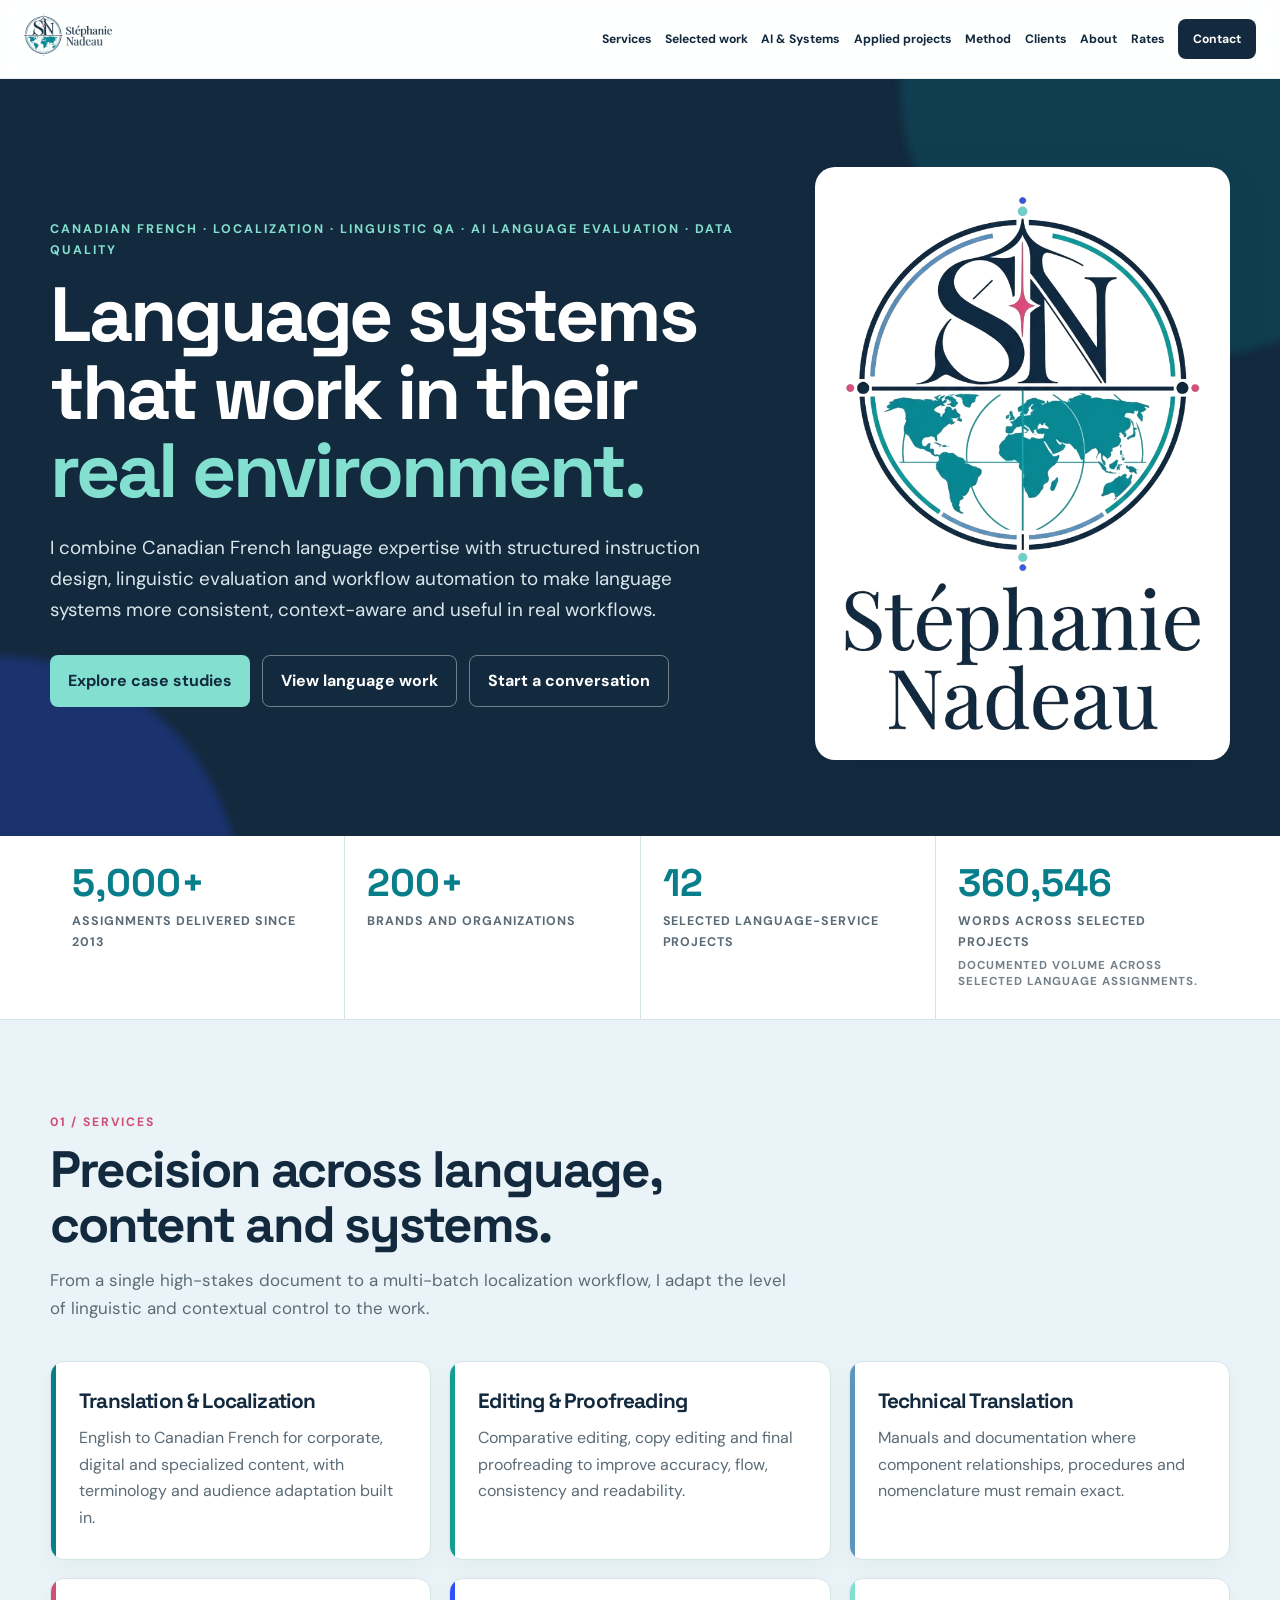
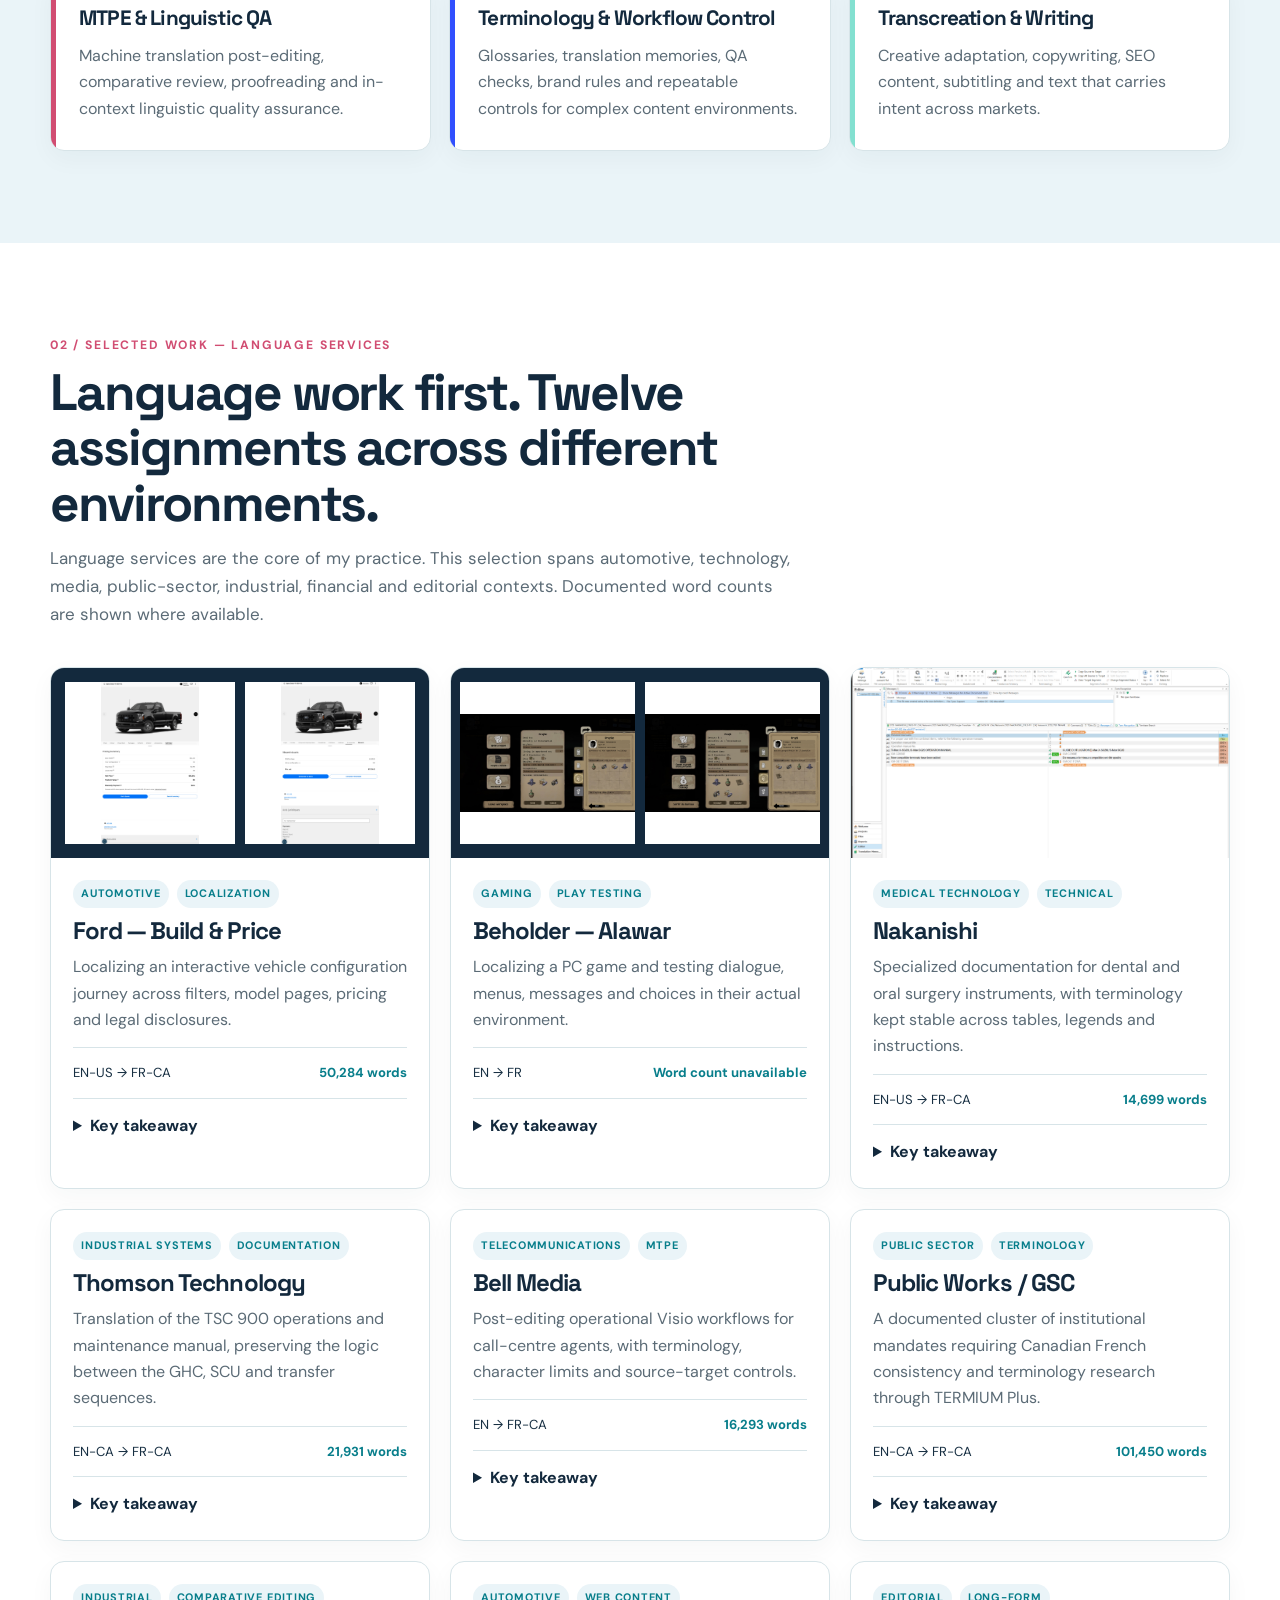
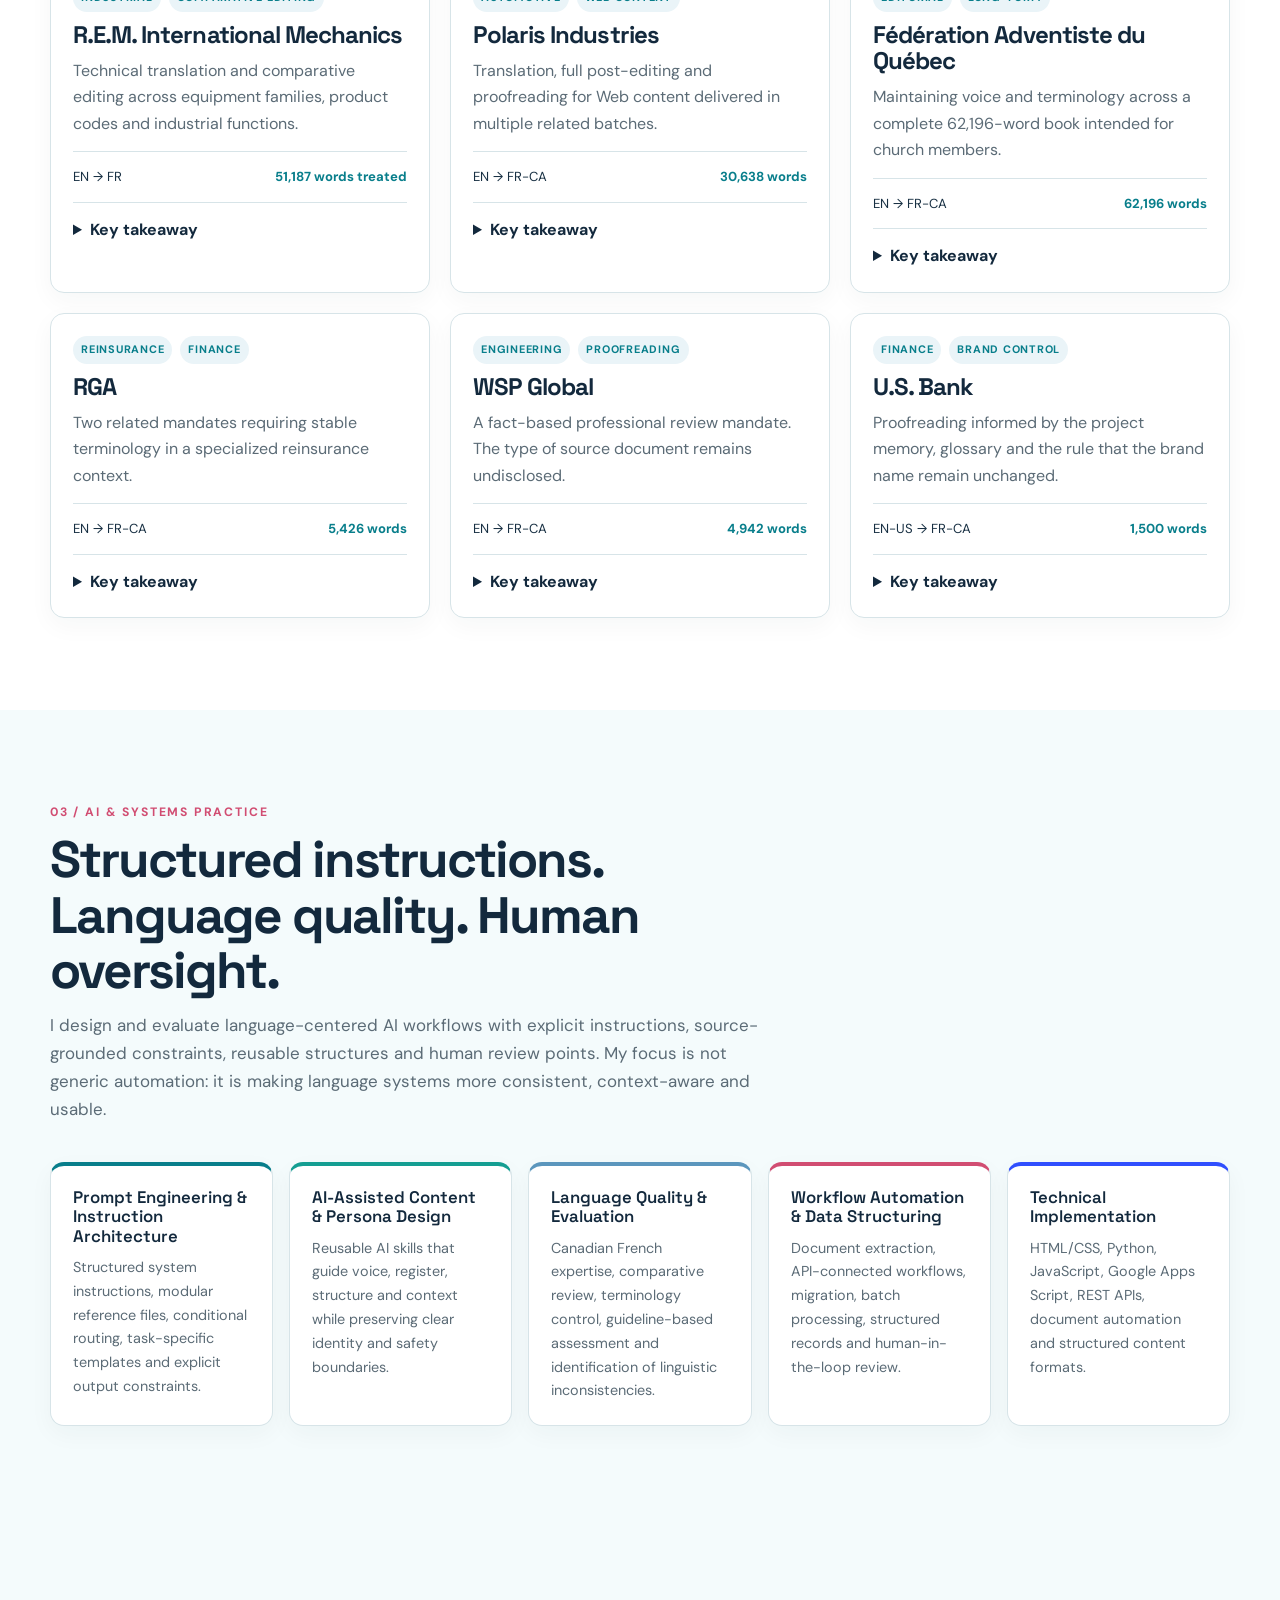
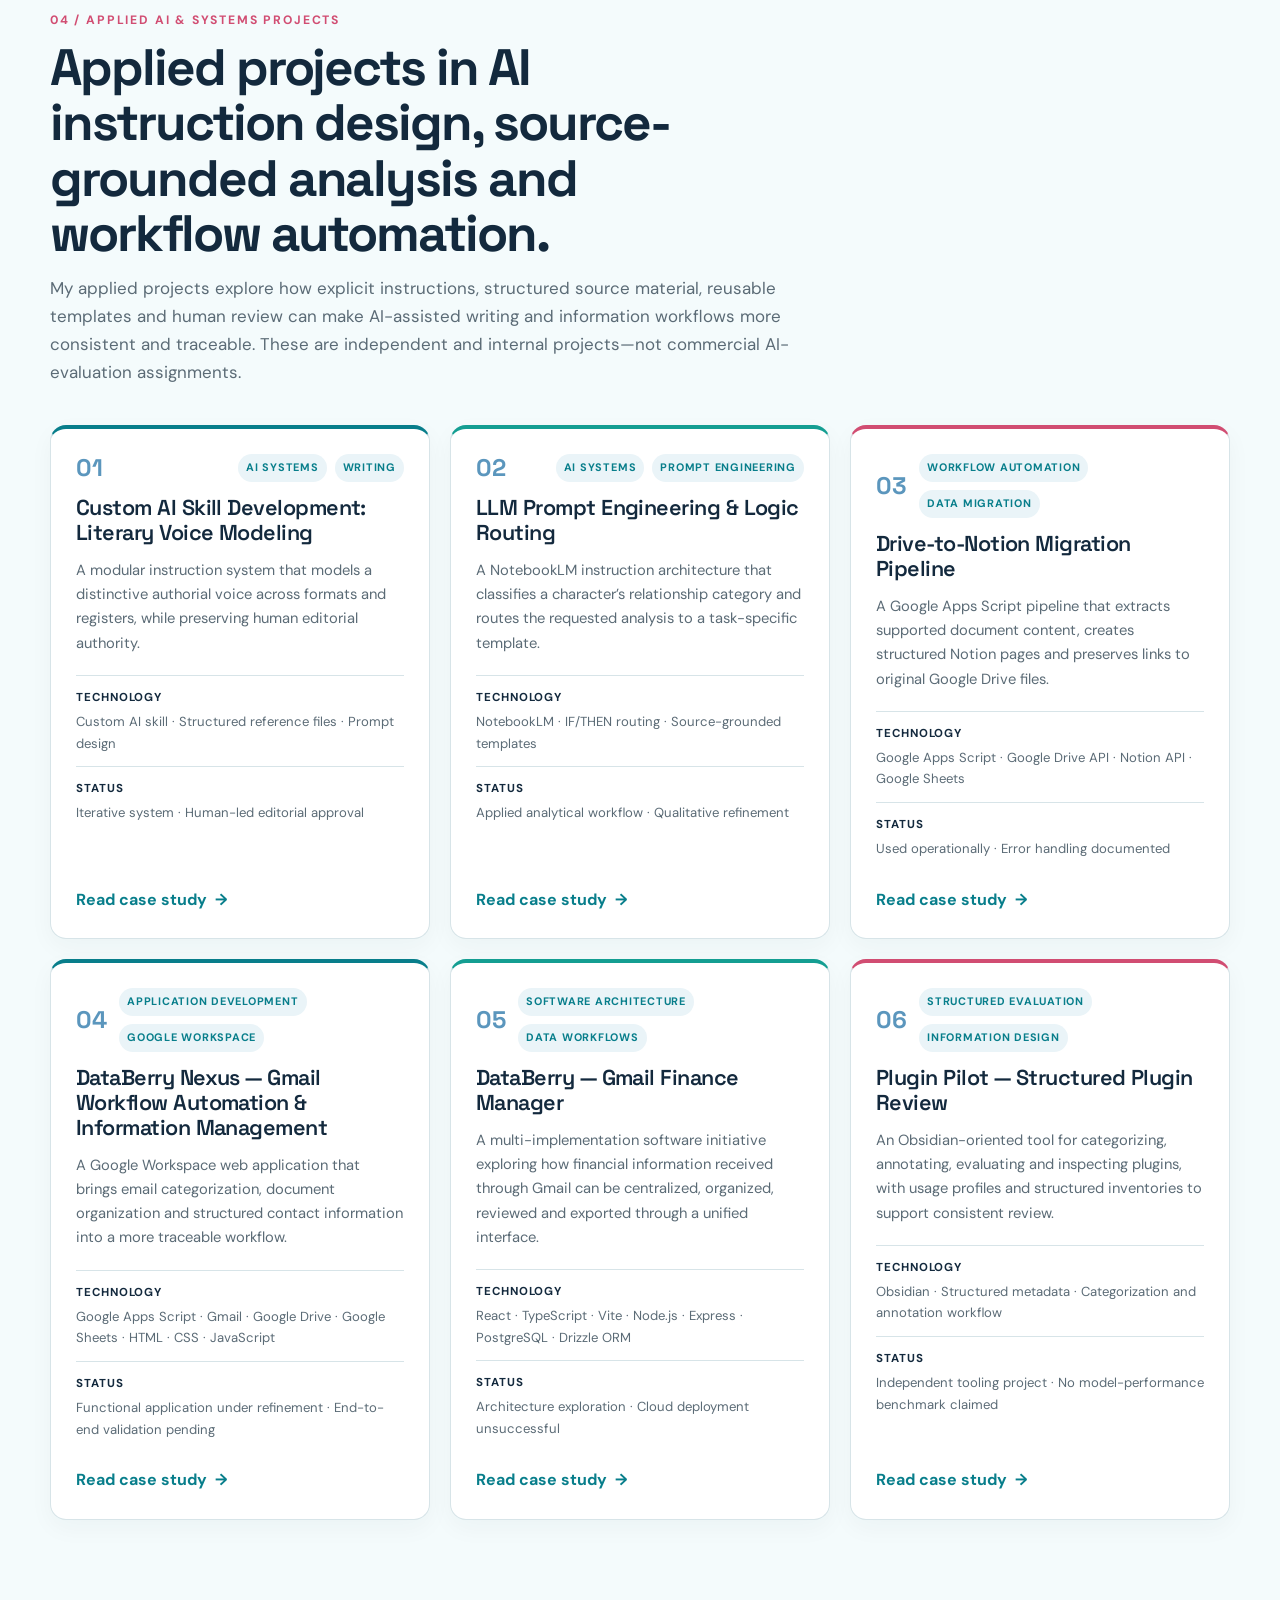
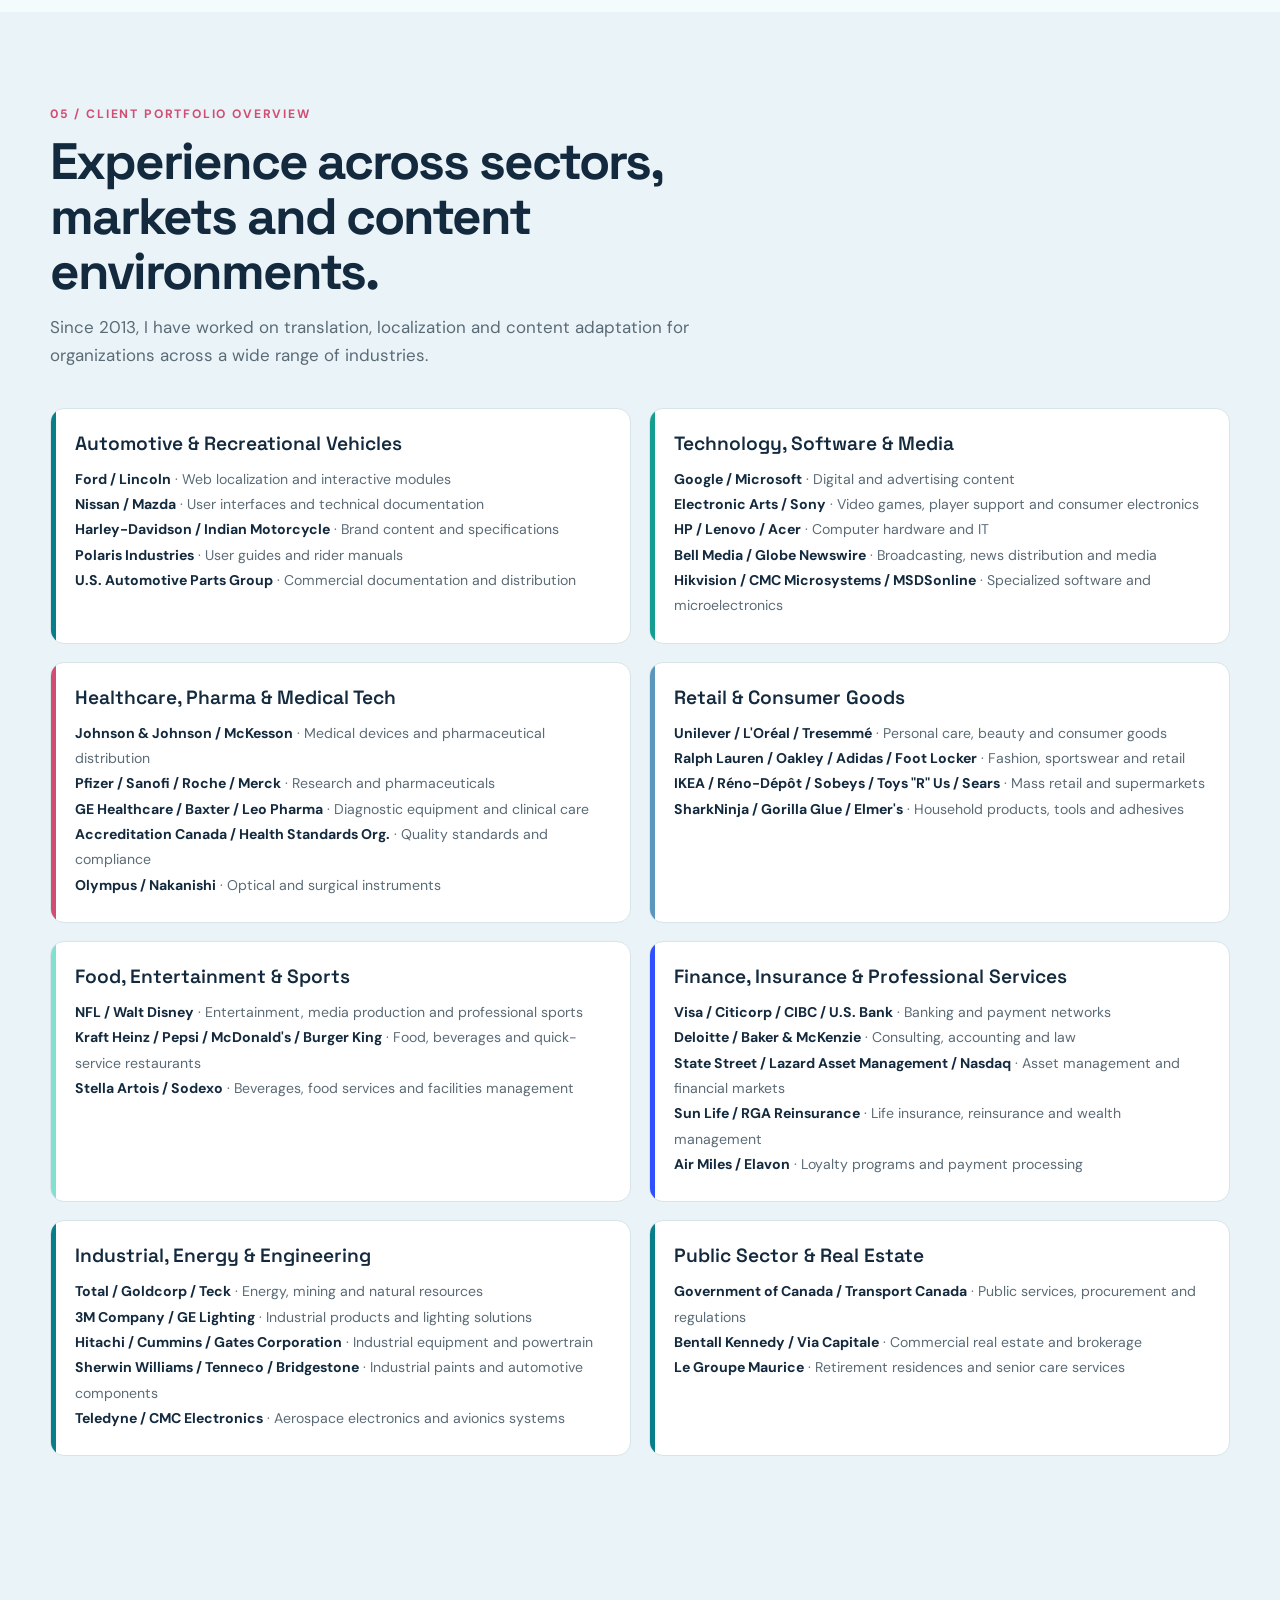
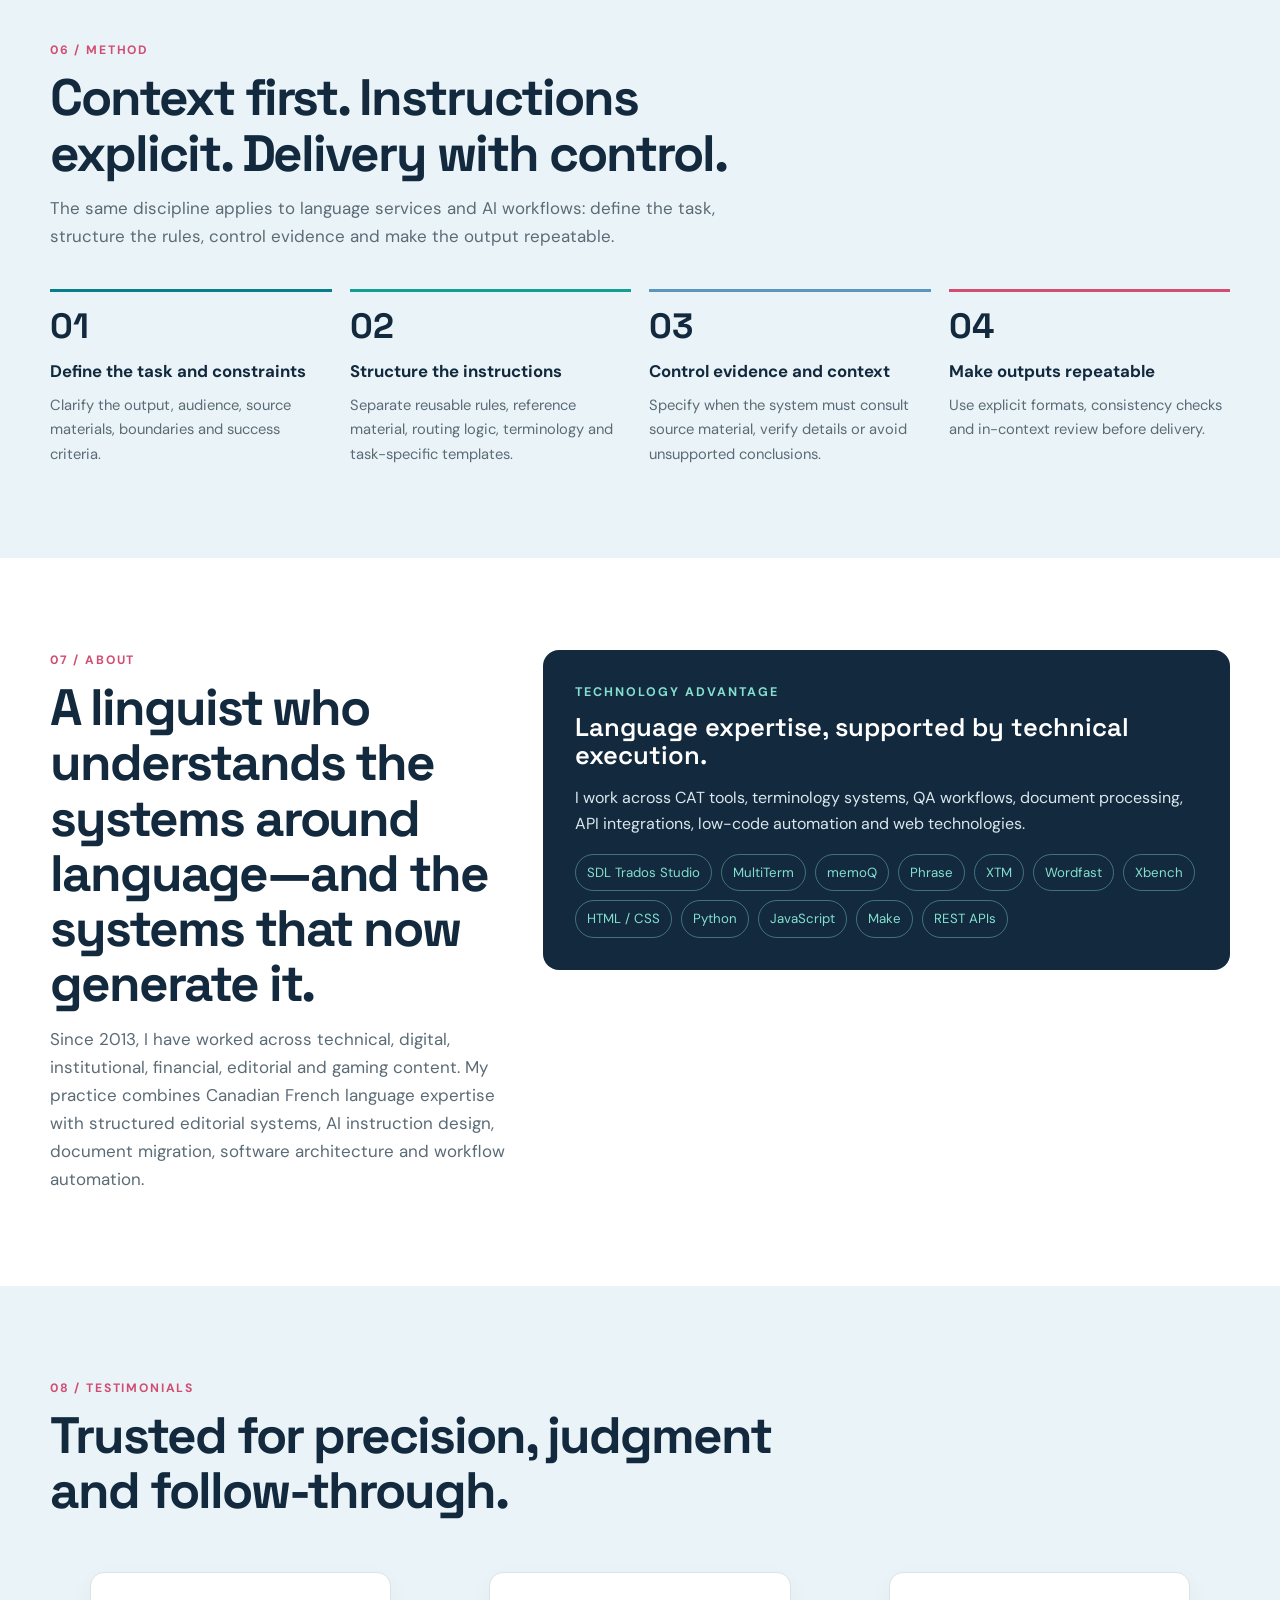
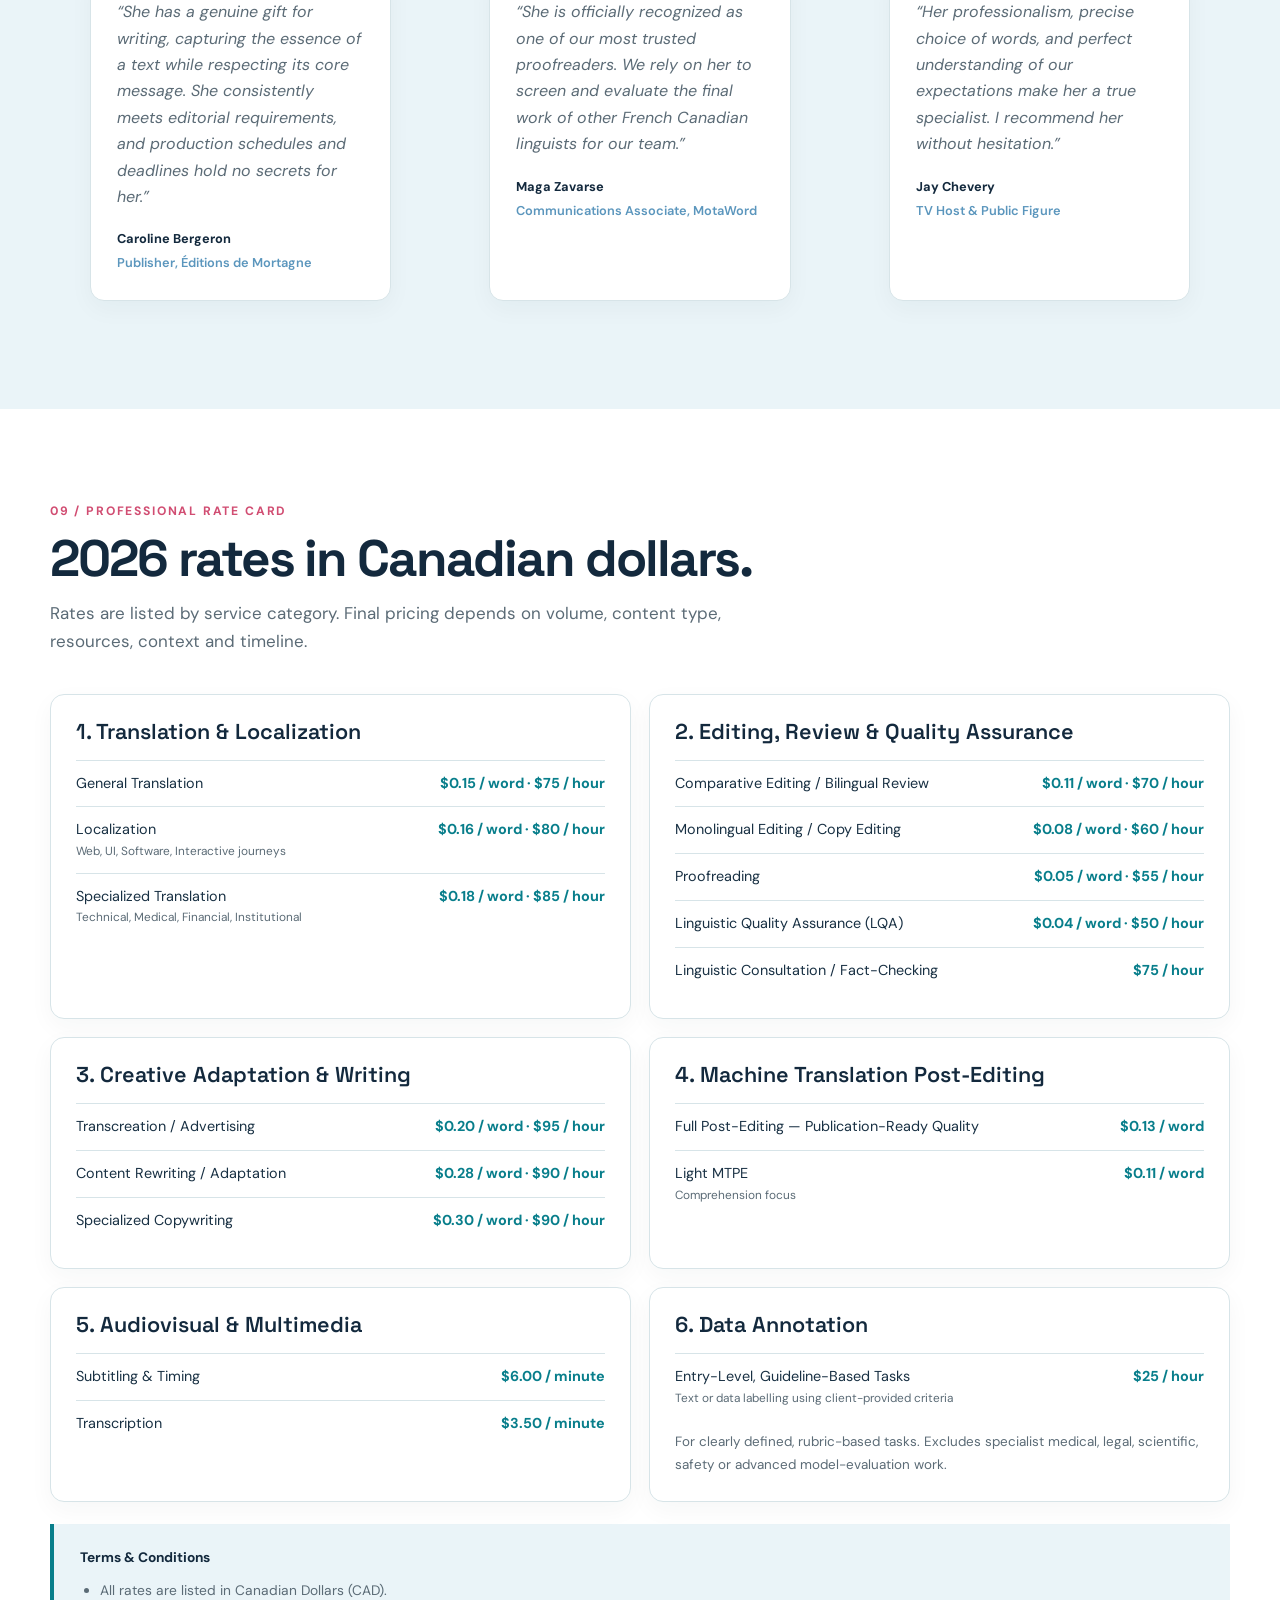
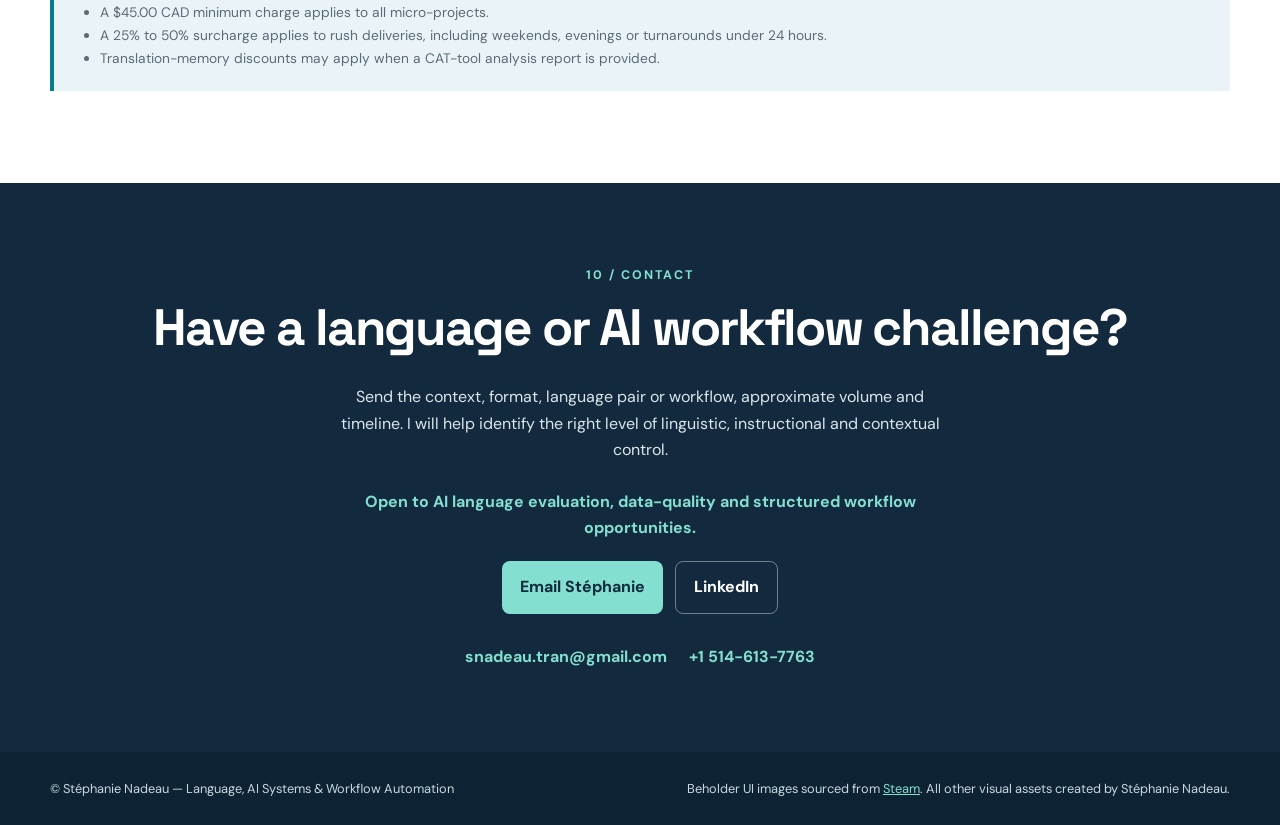
<file: index.html>
<!doctype html>
<html lang="en">
<head>
<meta charset="utf-8"><meta name="viewport" content="width=device-width, initial-scale=1">
<meta name="description" content="Stéphanie Nadeau — Canadian French linguist specializing in translation, localization, linguistic QA and applied AI and workflow projects.">
<meta property="og:title" content="Stéphanie Nadeau | Canadian French Language Services & Applied AI Projects"><meta property="og:description" content="Canadian French translation, localization, linguistic quality assurance and selected applied AI and workflow projects."><meta property="og:type" content="website">
<title>Stéphanie Nadeau | Canadian French Language Services & Applied AI</title><link rel="icon" type="image/png" href="assets/logo/symbol.png"><link rel="stylesheet" href="css/styles.css">
</head>
<body><a class="skip" href="#main">Skip to content</a>
<header class="site-nav"><div class="wrap nav-inner"><a href="#top" aria-label="Stéphanie Nadeau home"><img class="nav-logo" src="assets/logo/logo-horizontal.png" alt="Stéphanie Nadeau — Bilingual Linguist and Localization Specialist"></a><button class="menu" aria-label="Open navigation" aria-expanded="false">☰</button><nav class="nav-links" aria-label="Main navigation"><a href="#services">Services</a><a href="#work">Selected work</a><a href="#ai">AI & Systems</a><a href="#case-studies">Applied projects</a><a href="#method">Method</a><a href="#clients">Clients</a><a href="#about">About</a><a href="#rates">Rates</a><a class="nav-cta" href="#contact">Contact</a></nav></div></header>
<main id="main">
<section id="top" class="hero"><div class="wrap hero-grid"><div><div class="eyebrow">Canadian French · Localization · Linguistic QA · AI Language Evaluation · Data Quality</div><h1>Language systems that work in their <span>real environment.</span></h1><p class="hero-lede">I combine Canadian French language expertise with structured instruction design, linguistic evaluation and workflow automation to make language systems more consistent, context-aware and useful in real workflows.</p><div class="hero-actions"><a class="button primary" href="#case-studies">Explore case studies</a><a class="button secondary" href="#work">View language work</a><a class="button secondary" href="mailto:snadeau.tran@gmail.com?subject=Language%20or%20AI%20inquiry">Start a conversation</a></div></div><div class="hero-mark"><img src="assets/logo/logo-vertical.png" alt="Stéphanie Nadeau logo"></div></div></section>
<section class="stats" aria-label="Career highlights"><div class="wrap stat-grid"><div class="stat"><strong>5,000+</strong><span>Assignments delivered since 2013</span></div><div class="stat"><strong>200+</strong><span>Brands and organizations</span></div><div class="stat"><strong>12</strong><span>Selected language-service projects</span></div><div class="stat"><strong>360,546</strong><span>Words across selected projects <small>Documented volume across selected language assignments.</small></span></div></div></section>
<section id="services" class="section"><div class="wrap"><div class="section-head"><div class="section-kicker">01 / Services</div><h2>Precision across language, content and systems.</h2><p class="section-intro">From a single high-stakes document to a multi-batch localization workflow, I adapt the level of linguistic and contextual control to the work.</p></div><div class="services"><article class="card"><h3>Translation & Localization</h3><p>English to Canadian French for corporate, digital and specialized content, with terminology and audience adaptation built in.</p></article><article class="card"><h3>Editing & Proofreading</h3><p>Comparative editing, copy editing and final proofreading to improve accuracy, flow, consistency and readability.</p></article><article class="card"><h3>Technical Translation</h3><p>Manuals and documentation where component relationships, procedures and nomenclature must remain exact.</p></article><article class="card"><h3>MTPE & Linguistic QA</h3><p>Machine translation post-editing, comparative review, proofreading and in-context linguistic quality assurance.</p></article><article class="card"><h3>Terminology & Workflow Control</h3><p>Glossaries, translation memories, QA checks, brand rules and repeatable controls for complex content environments.</p></article><article class="card"><h3>Transcreation & Writing</h3><p>Creative adaptation, copywriting, SEO content, subtitling and text that carries intent across markets.</p></article></div></div></section>
<section id="work" class="section alt"><div class="wrap"><div class="section-head"><div class="section-kicker">02 / Selected Work — Language Services</div><h2>Language work first. Twelve assignments across different environments.</h2><p class="section-intro">Language services are the core of my practice. This selection spans automotive, technology, media, public-sector, industrial, financial and editorial contexts. Documented word counts are shown where available.</p></div><div class="case-grid">
<article class="case"><div class="case-media duo"><img src="assets/images/Ford_EN.png" alt="Ford Build and Price interface in English"><img src="assets/images/Ford_FR.png" alt="Ford Build and Price interface in Canadian French"></div><div class="case-body"><div class="case-meta"><span class="tag">Automotive</span><span class="tag">Localization</span></div><h3>Ford — Build & Price</h3><p>Localizing an interactive vehicle configuration journey across filters, model pages, pricing and legal disclosures.</p><div class="case-data"><span>EN-US → FR-CA</span><strong>50,284 words</strong></div><details class="case-details"><summary>Key takeaway</summary><p>A localized automotive interface must function as a coherent journey, not as a series of independently translated segments.</p></details></div></article>
<article class="case"><div class="case-media duo"><img src="assets/images/Beholder_EN.jpg" alt="Beholder game interface in English"><img src="assets/images/Beholder_FR.jpg" alt="Beholder game interface in French"></div><div class="case-body"><div class="case-meta"><span class="tag">Gaming</span><span class="tag">Play testing</span></div><h3>Beholder — Alawar</h3><p>Localizing a PC game and testing dialogue, menus, messages and choices in their actual environment.</p><div class="case-data"><span>EN → FR</span><strong>Word count unavailable</strong></div><details class="case-details"><summary>Key takeaway</summary><p>A successful game localization is verified in the game itself, not only in a string table.</p></details></div></article>
<article class="case"><div class="case-media"><img src="assets/images/Nakanishi.png" alt="Nakanishi technical translation project visual"></div><div class="case-body"><div class="case-meta"><span class="tag">Medical technology</span><span class="tag">Technical</span></div><h3>Nakanishi</h3><p>Specialized documentation for dental and oral surgery instruments, with terminology kept stable across tables, legends and instructions.</p><div class="case-data"><span>EN-US → FR-CA</span><strong>14,699 words</strong></div><details class="case-details"><summary>Key takeaway</summary><p>Specialized technical documentation must remain coherent in its terminology, component relationships and instructions for use.</p></details></div></article>
<article class="case"><div class="case-body"><div class="case-meta"><span class="tag">Industrial systems</span><span class="tag">Documentation</span></div><h3>Thomson Technology</h3><p>Translation of the TSC 900 operations and maintenance manual, preserving the logic between the GHC, SCU and transfer sequences.</p><div class="case-data"><span>EN-CA → FR-CA</span><strong>21,931 words</strong></div><details class="case-details"><summary>Key takeaway</summary><p>In an operations manual, terminology must follow the system’s architecture and its operation.</p></details></div></article>
<article class="case"><div class="case-body"><div class="case-meta"><span class="tag">Telecommunications</span><span class="tag">MTPE</span></div><h3>Bell Media</h3><p>Post-editing operational Visio workflows for call-centre agents, with terminology, character limits and source-target controls.</p><div class="case-data"><span>EN → FR-CA</span><strong>16,293 words</strong></div><details class="case-details"><summary>Key takeaway</summary><p>In a call-centre workflow, a sentence must be correct, easy to locate and immediately usable by the agent.</p></details></div></article>
<article class="case"><div class="case-body"><div class="case-meta"><span class="tag">Public sector</span><span class="tag">Terminology</span></div><h3>Public Works / GSC</h3><p>A documented cluster of institutional mandates requiring Canadian French consistency and terminology research through TERMIUM Plus.</p><div class="case-data"><span>EN-CA → FR-CA</span><strong>101,450 words</strong></div><details class="case-details"><summary>Key takeaway</summary><p>Reliable institutional translation rests on traceable terminology research and consistency maintained from one mandate to the next.</p></details></div></article>
<article class="case"><div class="case-body"><div class="case-meta"><span class="tag">Industrial</span><span class="tag">Comparative editing</span></div><h3>R.E.M. International Mechanics</h3><p>Technical translation and comparative editing across equipment families, product codes and industrial functions.</p><div class="case-data"><span>EN → FR</span><strong>51,187 words treated</strong></div><details class="case-details"><summary>Key takeaway</summary><p>In industrial documentation, linguistic quality also depends on stable classifications, functions and relationships between equipment.</p></details></div></article>
<article class="case"><div class="case-body"><div class="case-meta"><span class="tag">Automotive</span><span class="tag">Web content</span></div><h3>Polaris Industries</h3><p>Translation, full post-editing and proofreading for Web content delivered in multiple related batches.</p><div class="case-data"><span>EN → FR-CA</span><strong>30,638 words</strong></div><details class="case-details"><summary>Key takeaway</summary><p>A multi-section website requires a stable editorial memory, even when batches are distributed across several services and production periods.</p></details></div></article>
<article class="case"><div class="case-body"><div class="case-meta"><span class="tag">Editorial</span><span class="tag">Long-form</span></div><h3>Fédération Adventiste du Québec</h3><p>Maintaining voice and terminology across a complete 62,196-word book intended for church members.</p><div class="case-data"><span>EN → FR-CA</span><strong>62,196 words</strong></div><details class="case-details"><summary>Key takeaway</summary><p>For a long-form work, quality depends as much on consistency of voice as on the accuracy of each sentence.</p></details></div></article>
<article class="case"><div class="case-body"><div class="case-meta"><span class="tag">Reinsurance</span><span class="tag">Finance</span></div><h3>RGA</h3><p>Two related mandates requiring stable terminology in a specialized reinsurance context.</p><div class="case-data"><span>EN → FR-CA</span><strong>5,426 words</strong></div><details class="case-details"><summary>Key takeaway</summary><p>In a specialized financial field, terminology must remain precise and stable even when mandates are split across multiple invoices.</p></details></div></article>
<article class="case"><div class="case-body"><div class="case-meta"><span class="tag">Engineering</span><span class="tag">Proofreading</span></div><h3>WSP Global</h3><p>A fact-based professional review mandate. The type of source document remains undisclosed.</p><div class="case-data"><span>EN → FR-CA</span><strong>4,942 words</strong></div><details class="case-details"><summary>Key takeaway</summary><p>When a client document cannot be reproduced, the evidence can remain factual: client, service, language pair, volume and period.</p></details></div></article>
<article class="case"><div class="case-body"><div class="case-meta"><span class="tag">Finance</span><span class="tag">Brand control</span></div><h3>U.S. Bank</h3><p>Proofreading informed by the project memory, glossary and the rule that the brand name remain unchanged.</p><div class="case-data"><span>EN-US → FR-CA</span><strong>1,500 words</strong></div><details class="case-details"><summary>Key takeaway</summary><p>Quality proofreading considers the project memory, glossary and brand rules, not grammar alone.</p></details></div></article>
</div></div></section><section id="ai" class="section ai-section"><div class="wrap"><div class="section-head"><div class="section-kicker">03 / AI & Systems Practice</div><h2>Structured instructions. Language quality. Human oversight.</h2><p class="section-intro">I design and evaluate language-centered AI workflows with explicit instructions, source-grounded constraints, reusable structures and human review points. My focus is not generic automation: it is making language systems more consistent, context-aware and usable.</p></div><div class="ai-capabilities"><article class="ai-capability"><h3>Prompt Engineering & Instruction Architecture</h3><p>Structured system instructions, modular reference files, conditional routing, task-specific templates and explicit output constraints.</p></article><article class="ai-capability"><h3>AI-Assisted Content & Persona Design</h3><p>Reusable AI skills that guide voice, register, structure and context while preserving clear identity and safety boundaries.</p></article><article class="ai-capability"><h3>Language Quality & Evaluation</h3><p>Canadian French expertise, comparative review, terminology control, guideline-based assessment and identification of linguistic inconsistencies.</p></article><article class="ai-capability"><h3>Workflow Automation & Data Structuring</h3><p>Document extraction, API-connected workflows, migration, batch processing, structured records and human-in-the-loop review.</p></article><article class="ai-capability"><h3>Technical Implementation</h3><p>HTML/CSS, Python, JavaScript, Google Apps Script, REST APIs, document automation and structured content formats.</p></article></div></div></section><section id="case-studies" class="section systems-section"><div class="wrap"><div class="section-head"><div class="section-kicker">04 / Applied AI &amp; Systems Projects</div><h2>Applied projects in AI instruction design, source-grounded analysis and workflow automation.</h2><p class="section-intro">My applied projects explore how explicit instructions, structured source material, reusable templates and human review can make AI-assisted writing and information workflows more consistent and traceable. These are independent and internal projects—not commercial AI-evaluation assignments.</p></div><div class="system-grid"><article class="system-card">
      <div class="system-card-top"><span class="system-number">01</span><div class="case-meta"><span class="tag">AI systems</span><span class="tag">Writing</span></div></div>
      <h3>Custom AI Skill Development: Literary Voice Modeling</h3>
      <p>A modular instruction system that models a distinctive authorial voice across formats and registers, while preserving human editorial authority.</p>
      <div class="system-stack"><strong>Technology</strong><span>Custom AI skill · Structured reference files · Prompt design</span></div>
      <div class="system-status"><strong>Status</strong><span>Iterative system · Human-led editorial approval</span></div>
      <a class="case-link" href="case-studies/literary-voice-modeling.html">Read case study <span aria-hidden="true">→</span></a>
    </article><article class="system-card">
      <div class="system-card-top"><span class="system-number">02</span><div class="case-meta"><span class="tag">AI systems</span><span class="tag">Prompt engineering</span></div></div>
      <h3>LLM Prompt Engineering &amp; Logic Routing</h3>
      <p>A NotebookLM instruction architecture that classifies a character’s relationship category and routes the requested analysis to a task-specific template.</p>
      <div class="system-stack"><strong>Technology</strong><span>NotebookLM · IF/THEN routing · Source-grounded templates</span></div>
      <div class="system-status"><strong>Status</strong><span>Applied analytical workflow · Qualitative refinement</span></div>
      <a class="case-link" href="case-studies/llm-prompt-engineering-logic-routing.html">Read case study <span aria-hidden="true">→</span></a>
    </article><article class="system-card">
      <div class="system-card-top"><span class="system-number">03</span><div class="case-meta"><span class="tag">Workflow automation</span><span class="tag">Data migration</span></div></div>
      <h3>Drive-to-Notion Migration Pipeline</h3>
      <p>A Google Apps Script pipeline that extracts supported document content, creates structured Notion pages and preserves links to original Google Drive files.</p>
      <div class="system-stack"><strong>Technology</strong><span>Google Apps Script · Google Drive API · Notion API · Google Sheets</span></div>
      <div class="system-status"><strong>Status</strong><span>Used operationally · Error handling documented</span></div>
      <a class="case-link" href="case-studies/drive-to-notion-migration.html">Read case study <span aria-hidden="true">→</span></a>
    </article><article class="system-card">
      <div class="system-card-top"><span class="system-number">04</span><div class="case-meta"><span class="tag">Application development</span><span class="tag">Google Workspace</span></div></div>
      <h3>DataBerry Nexus — Gmail Workflow Automation &amp; Information Management</h3>
      <p>A Google Workspace web application that brings email categorization, document organization and structured contact information into a more traceable workflow.</p>
      <div class="system-stack"><strong>Technology</strong><span>Google Apps Script · Gmail · Google Drive · Google Sheets · HTML · CSS · JavaScript</span></div>
      <div class="system-status"><strong>Status</strong><span>Functional application under refinement · End-to-end validation pending</span></div>
      <a class="case-link" href="case-studies/databerry-nexus.html">Read case study <span aria-hidden="true">→</span></a>
    </article><article class="system-card">
      <div class="system-card-top"><span class="system-number">05</span><div class="case-meta"><span class="tag">Software architecture</span><span class="tag">Data workflows</span></div></div>
      <h3>DataBerry — Gmail Finance Manager</h3>
      <p>A multi-implementation software initiative exploring how financial information received through Gmail can be centralized, organized, reviewed and exported through a unified interface.</p>
      <div class="system-stack"><strong>Technology</strong><span>React · TypeScript · Vite · Node.js · Express · PostgreSQL · Drizzle ORM</span></div>
      <div class="system-status"><strong>Status</strong><span>Architecture exploration · Cloud deployment unsuccessful</span></div>
      <a class="case-link" href="case-studies/databerry-gmail-finance-manager.html">Read case study <span aria-hidden="true">→</span></a>
    </article><article class="system-card">
      <div class="system-card-top"><span class="system-number">06</span><div class="case-meta"><span class="tag">Structured evaluation</span><span class="tag">Information design</span></div></div>
      <h3>Plugin Pilot — Structured Plugin Review</h3>
      <p>An Obsidian-oriented tool for categorizing, annotating, evaluating and inspecting plugins, with usage profiles and structured inventories to support consistent review.</p>
      <div class="system-stack"><strong>Technology</strong><span>Obsidian · Structured metadata · Categorization and annotation workflow</span></div>
      <div class="system-status"><strong>Status</strong><span>Independent tooling project · No model-performance benchmark claimed</span></div>
      <a class="case-link" href="case-studies/plugin-pilot.html">Read case study <span aria-hidden="true">→</span></a>
    </article></div></div></section>
<section id="clients" class="section"><div class="wrap"><div class="section-head"><div class="section-kicker">05 / Client Portfolio Overview</div><h2>Experience across sectors, markets and content environments.</h2><p class="section-intro">Since 2013, I have worked on translation, localization and content adaptation for organizations across a wide range of industries.</p></div><div class="client-grid"><article class="client-card"><h3>Automotive & Recreational Vehicles</h3><p><strong>Ford / Lincoln</strong> · Web localization and interactive modules<br><strong>Nissan / Mazda</strong> · User interfaces and technical documentation<br><strong>Harley-Davidson / Indian Motorcycle</strong> · Brand content and specifications<br><strong>Polaris Industries</strong> · User guides and rider manuals<br><strong>U.S. Automotive Parts Group</strong> · Commercial documentation and distribution</p></article><article class="client-card"><h3>Technology, Software & Media</h3><p><strong>Google / Microsoft</strong> · Digital and advertising content<br><strong>Electronic Arts / Sony</strong> · Video games, player support and consumer electronics<br><strong>HP / Lenovo / Acer</strong> · Computer hardware and IT<br><strong>Bell Media / Globe Newswire</strong> · Broadcasting, news distribution and media<br><strong>Hikvision / CMC Microsystems / MSDSonline</strong> · Specialized software and microelectronics</p></article><article class="client-card"><h3>Healthcare, Pharma & Medical Tech</h3><p><strong>Johnson & Johnson / McKesson</strong> · Medical devices and pharmaceutical distribution<br><strong>Pfizer / Sanofi / Roche / Merck</strong> · Research and pharmaceuticals<br><strong>GE Healthcare / Baxter / Leo Pharma</strong> · Diagnostic equipment and clinical care<br><strong>Accreditation Canada / Health Standards Org.</strong> · Quality standards and compliance<br><strong>Olympus / Nakanishi</strong> · Optical and surgical instruments</p></article><article class="client-card"><h3>Retail & Consumer Goods</h3><p><strong>Unilever / L'Oréal / Tresemmé</strong> · Personal care, beauty and consumer goods<br><strong>Ralph Lauren / Oakley / Adidas / Foot Locker</strong> · Fashion, sportswear and retail<br><strong>IKEA / Réno-Dépôt / Sobeys / Toys "R" Us / Sears</strong> · Mass retail and supermarkets<br><strong>SharkNinja / Gorilla Glue / Elmer's</strong> · Household products, tools and adhesives</p></article><article class="client-card"><h3>Food, Entertainment & Sports</h3><p><strong>NFL / Walt Disney</strong> · Entertainment, media production and professional sports<br><strong>Kraft Heinz / Pepsi / McDonald's / Burger King</strong> · Food, beverages and quick-service restaurants<br><strong>Stella Artois / Sodexo</strong> · Beverages, food services and facilities management</p></article><article class="client-card"><h3>Finance, Insurance & Professional Services</h3><p><strong>Visa / Citicorp / CIBC / U.S. Bank</strong> · Banking and payment networks<br><strong>Deloitte / Baker & McKenzie</strong> · Consulting, accounting and law<br><strong>State Street / Lazard Asset Management / Nasdaq</strong> · Asset management and financial markets<br><strong>Sun Life / RGA Reinsurance</strong> · Life insurance, reinsurance and wealth management<br><strong>Air Miles / Elavon</strong> · Loyalty programs and payment processing</p></article><article class="client-card"><h3>Industrial, Energy & Engineering</h3><p><strong>Total / Goldcorp / Teck</strong> · Energy, mining and natural resources<br><strong>3M Company / GE Lighting</strong> · Industrial products and lighting solutions<br><strong>Hitachi / Cummins / Gates Corporation</strong> · Industrial equipment and powertrain<br><strong>Sherwin Williams / Tenneco / Bridgestone</strong> · Industrial paints and automotive components<br><strong>Teledyne / CMC Electronics</strong> · Aerospace electronics and avionics systems</p></article><article class="client-card"><h3>Public Sector & Real Estate</h3><p><strong>Government of Canada / Transport Canada</strong> · Public services, procurement and regulations<br><strong>Bentall Kennedy / Via Capitale</strong> · Commercial real estate and brokerage<br><strong>Le Groupe Maurice</strong> · Retirement residences and senior care services</p></article></div></div></section><section id="method" class="section"><div class="wrap"><div class="section-head"><div class="section-kicker">06 / Method</div><h2>Context first. Instructions explicit. Delivery with control.</h2><p class="section-intro">The same discipline applies to language services and AI workflows: define the task, structure the rules, control evidence and make the output repeatable.</p></div><div class="method-grid"><div class="method-step"><b>01</b><h3>Define the task and constraints</h3><p>Clarify the output, audience, source materials, boundaries and success criteria.</p></div><div class="method-step"><b>02</b><h3>Structure the instructions</h3><p>Separate reusable rules, reference material, routing logic, terminology and task-specific templates.</p></div><div class="method-step"><b>03</b><h3>Control evidence and context</h3><p>Specify when the system must consult source material, verify details or avoid unsupported conclusions.</p></div><div class="method-step"><b>04</b><h3>Make outputs repeatable</h3><p>Use explicit formats, consistency checks and in-context review before delivery.</p></div></div></div></section>
<section id="about" class="section alt"><div class="wrap tech-layout"><div><div class="section-kicker">07 / About</div><h2>A linguist who understands the systems around language—and the systems that now generate it.</h2><p class="section-intro">Since 2013, I have worked across technical, digital, institutional, financial, editorial and gaming content. My practice combines Canadian French language expertise with structured editorial systems, AI instruction design, document migration, software architecture and workflow automation.</p></div><div class="tech-panel"><div class="eyebrow">Technology advantage</div><h3>Language expertise, supported by technical execution.</h3><p>I work across CAT tools, terminology systems, QA workflows, document processing, API integrations, low-code automation and web technologies.</p><div class="tech-list"><span>SDL Trados Studio</span><span>MultiTerm</span><span>memoQ</span><span>Phrase</span><span>XTM</span><span>Wordfast</span><span>Xbench</span><span>HTML / CSS</span><span>Python</span><span>JavaScript</span><span>Make</span><span>REST APIs</span></div></div></div></section>
<section class="section"><div class="wrap"><div class="section-head"><div class="section-kicker">08 / Testimonials</div><h2>Trusted for precision, judgment and follow-through.</h2></div><div class="quotes"><blockquote class="quote"><p>“She has a genuine gift for writing, capturing the essence of a text while respecting its core message. She consistently meets editorial requirements, and production schedules and deadlines hold no secrets for her.”</p><footer>Caroline Bergeron<span>Publisher, Éditions de Mortagne</span></footer></blockquote><blockquote class="quote"><p>“She is officially recognized as one of our most trusted proofreaders. We rely on her to screen and evaluate the final work of other French Canadian linguists for our team.”</p><footer>Maga Zavarse<span>Communications Associate, MotaWord</span></footer></blockquote><blockquote class="quote"><p>“Her professionalism, precise choice of words, and perfect understanding of our expectations make her a true specialist. I recommend her without hesitation.”</p><footer>Jay Chevery<span>TV Host & Public Figure</span></footer></blockquote></div></div></section>
<section id="rates" class="section alt"><div class="wrap"><div class="section-head"><div class="section-kicker">09 / Professional Rate Card</div><h2>2026 rates in Canadian dollars.</h2><p class="section-intro">Rates are listed by service category. Final pricing depends on volume, content type, resources, context and timeline.</p></div><div class="rate-grid"><article class="rate-card"><h3>1. Translation & Localization</h3><div class="rate-row"><span>General Translation</span><strong>$0.15 / word · $75 / hour</strong></div><div class="rate-row"><span>Localization <small>Web, UI, Software, Interactive journeys</small></span><strong>$0.16 / word · $80 / hour</strong></div><div class="rate-row"><span>Specialized Translation <small>Technical, Medical, Financial, Institutional</small></span><strong>$0.18 / word · $85 / hour</strong></div></article><article class="rate-card"><h3>2. Editing, Review & Quality Assurance</h3><div class="rate-row"><span>Comparative Editing / Bilingual Review</span><strong>$0.11 / word · $70 / hour</strong></div><div class="rate-row"><span>Monolingual Editing / Copy Editing</span><strong>$0.08 / word · $60 / hour</strong></div><div class="rate-row"><span>Proofreading</span><strong>$0.05 / word · $55 / hour</strong></div><div class="rate-row"><span>Linguistic Quality Assurance (LQA)</span><strong>$0.04 / word · $50 / hour</strong></div><div class="rate-row"><span>Linguistic Consultation / Fact-Checking</span><strong>$75 / hour</strong></div></article><article class="rate-card"><h3>3. Creative Adaptation & Writing</h3><div class="rate-row"><span>Transcreation / Advertising</span><strong>$0.20 / word · $95 / hour</strong></div><div class="rate-row"><span>Content Rewriting / Adaptation</span><strong>$0.28 / word · $90 / hour</strong></div><div class="rate-row"><span>Specialized Copywriting</span><strong>$0.30 / word · $90 / hour</strong></div></article><article class="rate-card"><h3>4. Machine Translation Post-Editing</h3><div class="rate-row"><span>Full Post-Editing — Publication-Ready Quality</span><strong>$0.13 / word</strong></div><div class="rate-row"><span>Light MTPE <small>Comprehension focus</small></span><strong>$0.11 / word</strong></div></article><article class="rate-card"><h3>5. Audiovisual & Multimedia</h3><div class="rate-row"><span>Subtitling & Timing</span><strong>$6.00 / minute</strong></div><div class="rate-row"><span>Transcription</span><strong>$3.50 / minute</strong></div></article><article class="rate-card"><h3>6. Data Annotation</h3><div class="rate-row"><span>Entry-Level, Guideline-Based Tasks <small>Text or data labelling using client-provided criteria</small></span><strong>$25 / hour</strong></div><p class="rate-note">For clearly defined, rubric-based tasks. Excludes specialist medical, legal, scientific, safety or advanced model-evaluation work.</p></article></div><div class="terms"><strong>Terms & Conditions</strong><ul><li>All rates are listed in Canadian Dollars (CAD).</li><li>A $45.00 CAD minimum charge applies to all micro-projects.</li><li>A 25% to 50% surcharge applies to rush deliveries, including weekends, evenings or turnarounds under 24 hours.</li><li>Translation-memory discounts may apply when a CAT-tool analysis report is provided.</li></ul></div></div></section><section id="contact" class="closing"><div class="wrap"><div class="eyebrow">10 / Contact</div><h2>Have a language or AI workflow challenge?</h2><p>Send the context, format, language pair or workflow, approximate volume and timeline. I will help identify the right level of linguistic, instructional and contextual control.</p><p class="contact-note">Open to AI language evaluation, data-quality and structured workflow opportunities.</p><div class="hero-actions" style="justify-content:center"><a class="button primary" href="mailto:snadeau.tran@gmail.com?subject=Localization%20inquiry">Email Stéphanie</a><a class="button secondary" href="https://www.linkedin.com/in/s-nadeau" target="_blank" rel="noopener">LinkedIn</a></div><div class="contact-line"><span>snadeau.tran@gmail.com</span><span>+1 514-613-7763</span></div></div></section>
</main><footer class="footer"><div class="wrap footer-inner"><span>© Stéphanie Nadeau — Language, AI Systems & Workflow Automation</span><span>Beholder UI images sourced from <a href="https://store.steampowered.com/app/475550/Beholder/" target="_blank" rel="noopener">Steam</a>. All other visual assets created by Stéphanie Nadeau.</span></div></footer><script src="js/site.js"></script></body></html>
</file>
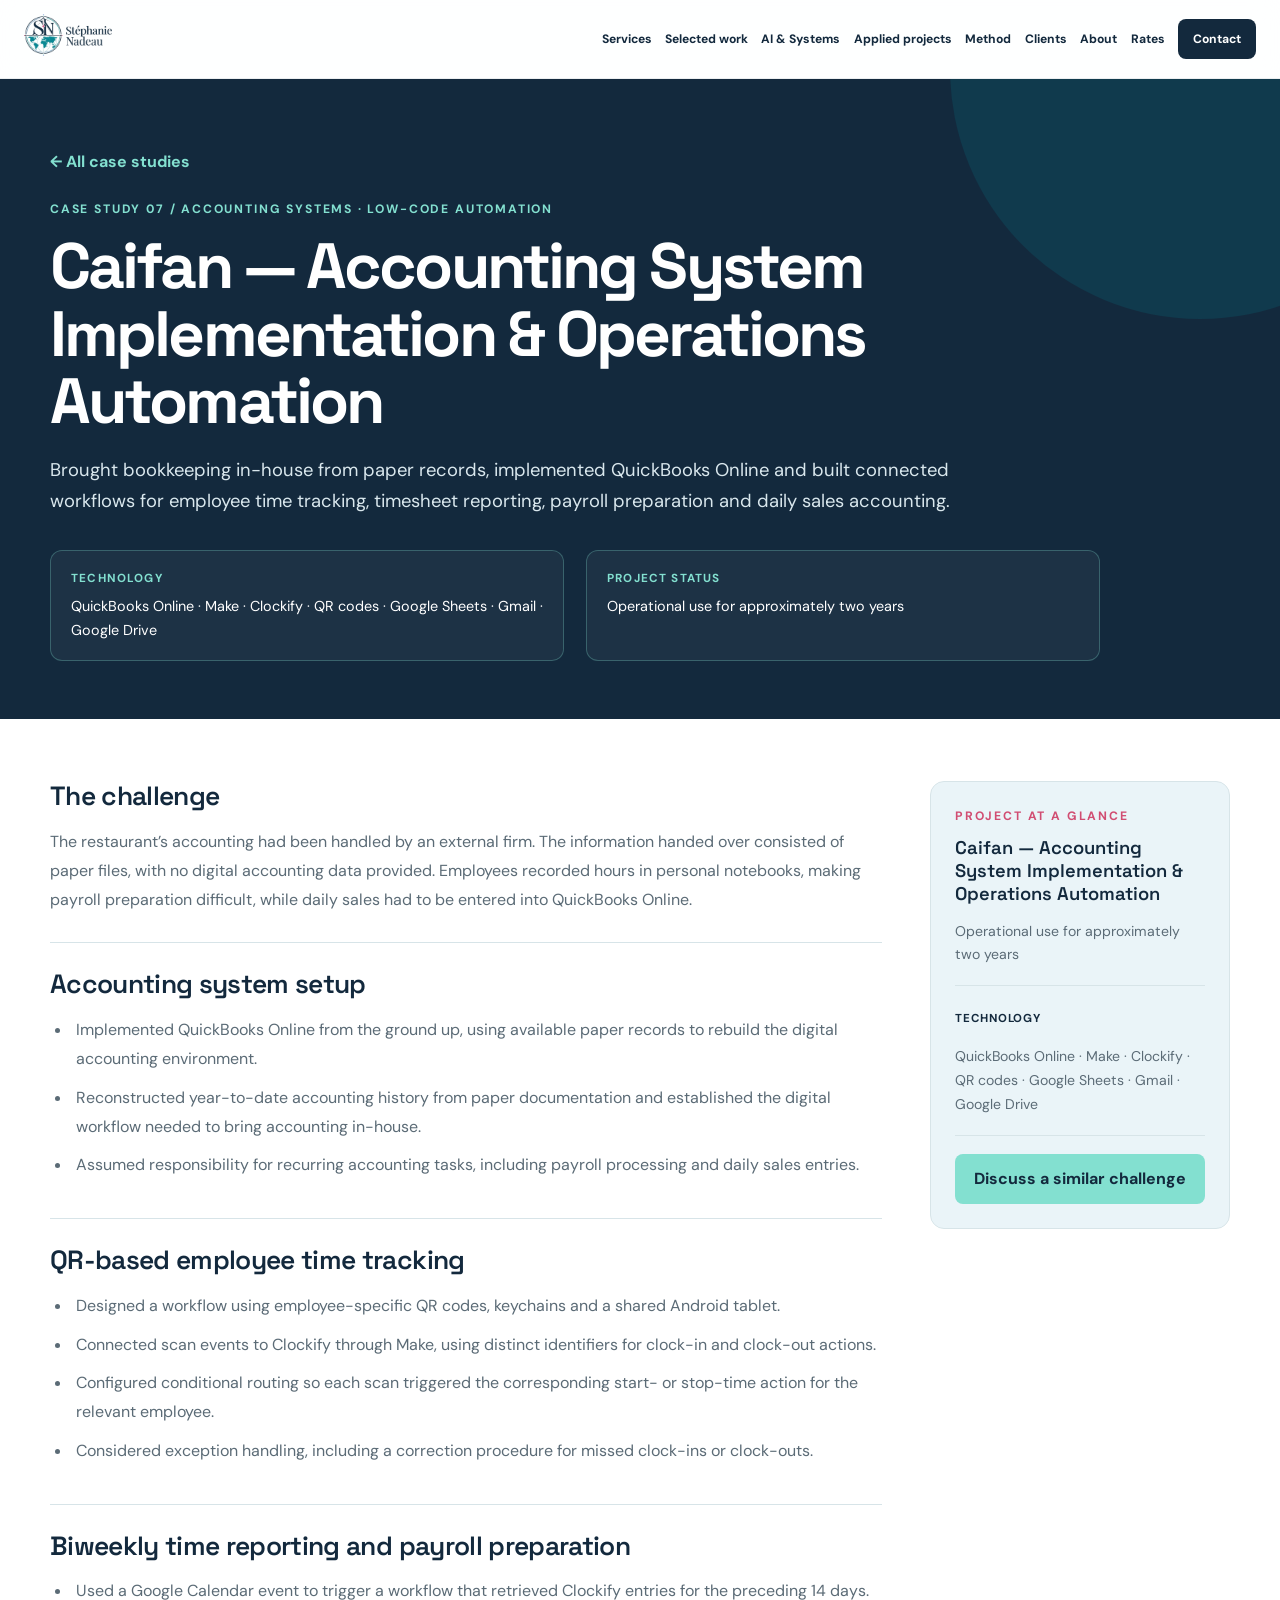
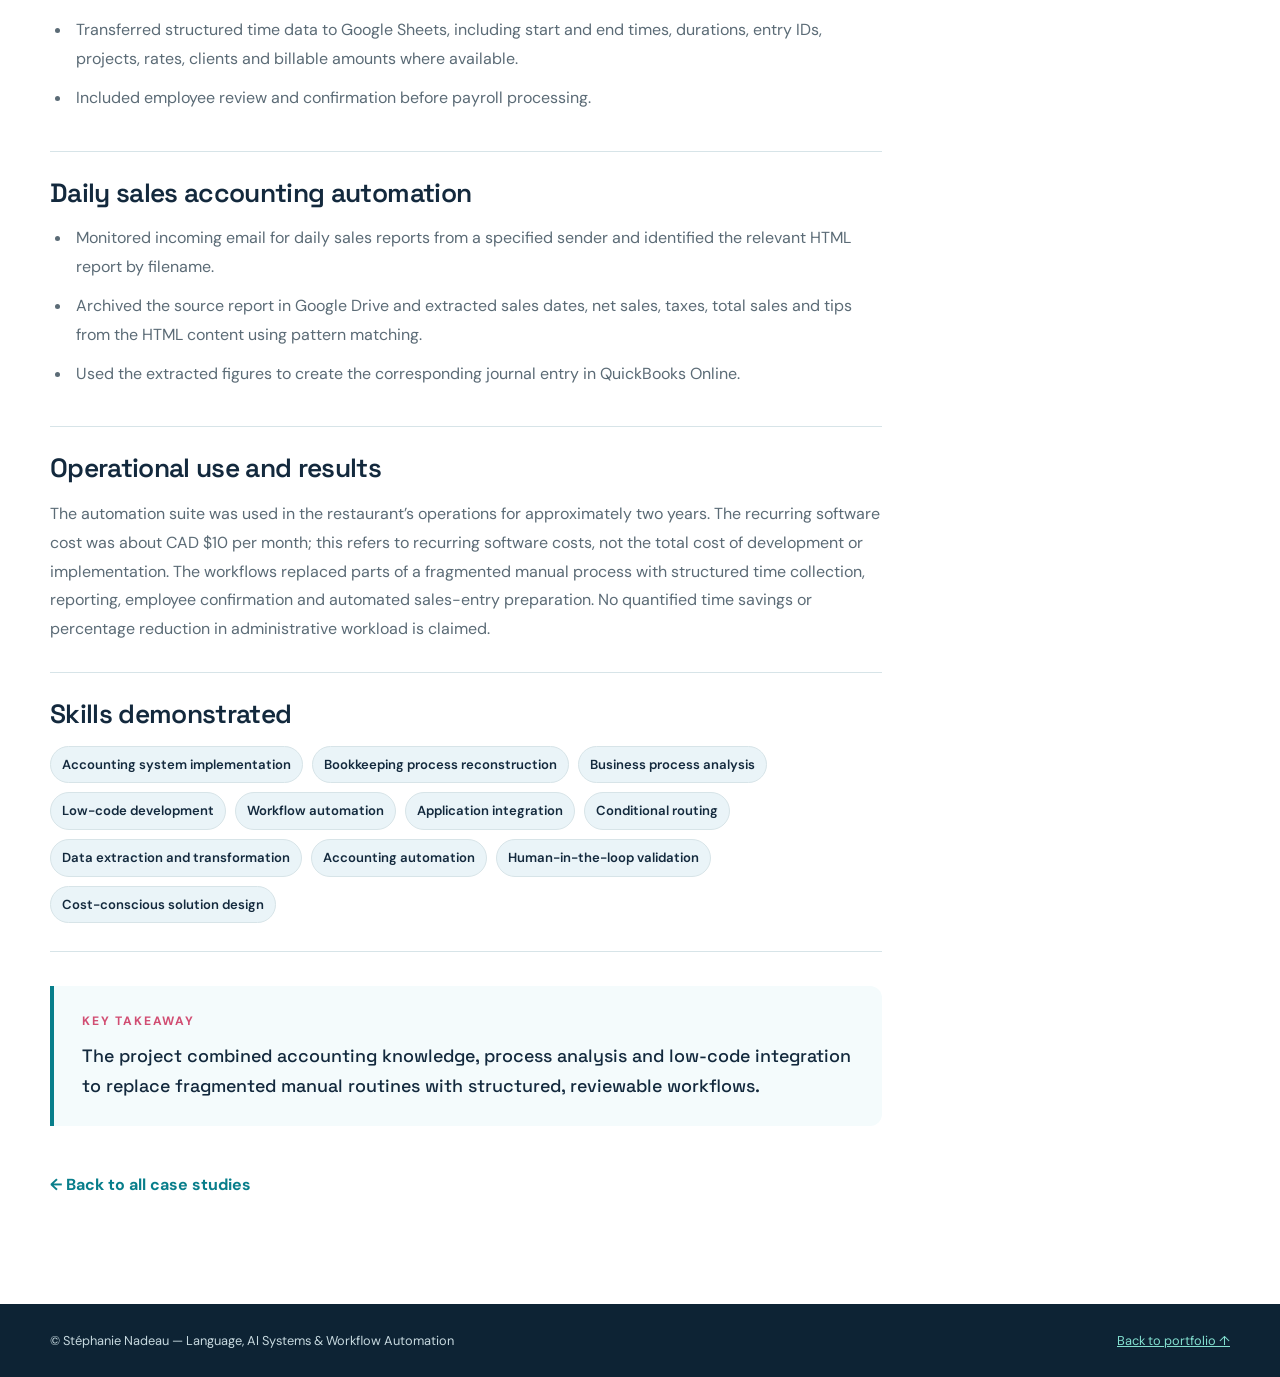
<file: case-studies/caifan-accounting-automation.html>
<!doctype html>
<html lang="en">
<head>
<meta charset="utf-8">
<meta name="viewport" content="width=device-width, initial-scale=1">
<meta name="description" content="Brought bookkeeping in-house from paper records, implemented QuickBooks Online and built connected workflows for employee time tracking, timesheet reporting, payroll preparation and daily sales accounting.">
<meta property="og:title" content="Caifan — Accounting System Implementation &amp; Operations Automation">
<meta property="og:description" content="Brought bookkeeping in-house from paper records, implemented QuickBooks Online and built connected workflows for employee time tracking, timesheet reporting, payroll preparation and daily sales accounting.">
<meta property="og:type" content="article">
<title>Caifan — Accounting System Implementation &amp; Operations Automation | Stéphanie Nadeau</title>
<link rel="icon" type="image/png" href="../assets/logo/symbol.png">
<link rel="stylesheet" href="../css/styles.css">
</head>
<body class="case-page">
<a class="skip" href="#main">Skip to content</a>
<header class="site-nav"><div class="wrap nav-inner">
<a href="../index.html#top" aria-label="Stéphanie Nadeau home"><img class="nav-logo" src="../assets/logo/logo-horizontal.png" alt="Stéphanie Nadeau — Language, AI Systems and Automation"></a>
<button class="menu" aria-label="Open navigation" aria-expanded="false">☰</button>
<nav class="nav-links" aria-label="Main navigation"><a href="../index.html#services">Services</a><a href="../index.html#work">Selected work</a><a href="../index.html#ai">AI &amp; Systems</a><a href="../index.html#case-studies">Applied projects</a><a href="../index.html#method">Method</a><a href="../index.html#clients">Clients</a><a href="../index.html#about">About</a><a href="../index.html#rates">Rates</a><a class="nav-cta" href="../index.html#contact">Contact</a></nav>
</div></header>
<main id="main">
<section class="case-hero"><div class="wrap">
<a class="back-link" href="../index.html#case-studies">← All case studies</a>
<div class="section-kicker">CASE STUDY 07 / ACCOUNTING SYSTEMS · LOW-CODE AUTOMATION</div>
<h1>Caifan — Accounting System Implementation &amp; Operations Automation</h1>
<p class="case-subtitle">Brought bookkeeping in-house from paper records, implemented QuickBooks Online and built connected workflows for employee time tracking, timesheet reporting, payroll preparation and daily sales accounting.</p>
<div class="case-hero-meta"><div><strong>Technology</strong><span>QuickBooks Online · Make · Clockify · QR codes · Google Sheets · Gmail · Google Drive</span></div><div><strong>Project status</strong><span>Operational use for approximately two years</span></div></div>
</div></section>
<section class="case-detail-content"><div class="wrap case-detail-layout">
<article class="case-narrative">
<section class="detail-section"><h2>The challenge</h2><p>The restaurant’s accounting had been handled by an external firm. The information handed over consisted of paper files, with no digital accounting data provided. Employees recorded hours in personal notebooks, making payroll preparation difficult, while daily sales had to be entered into QuickBooks Online.</p></section><section class="detail-section"><h2>Accounting system setup</h2><ul><li>Implemented QuickBooks Online from the ground up, using available paper records to rebuild the digital accounting environment.</li><li>Reconstructed year-to-date accounting history from paper documentation and established the digital workflow needed to bring accounting in-house.</li><li>Assumed responsibility for recurring accounting tasks, including payroll processing and daily sales entries.</li></ul></section><section class="detail-section"><h2>QR-based employee time tracking</h2><ul><li>Designed a workflow using employee-specific QR codes, keychains and a shared Android tablet.</li><li>Connected scan events to Clockify through Make, using distinct identifiers for clock-in and clock-out actions.</li><li>Configured conditional routing so each scan triggered the corresponding start- or stop-time action for the relevant employee.</li><li>Considered exception handling, including a correction procedure for missed clock-ins or clock-outs.</li></ul></section><section class="detail-section"><h2>Biweekly time reporting and payroll preparation</h2><ul><li>Used a Google Calendar event to trigger a workflow that retrieved Clockify entries for the preceding 14 days.</li><li>Transferred structured time data to Google Sheets, including start and end times, durations, entry IDs, projects, rates, clients and billable amounts where available.</li><li>Included employee review and confirmation before payroll processing.</li></ul></section><section class="detail-section"><h2>Daily sales accounting automation</h2><ul><li>Monitored incoming email for daily sales reports from a specified sender and identified the relevant HTML report by filename.</li><li>Archived the source report in Google Drive and extracted sales dates, net sales, taxes, total sales and tips from the HTML content using pattern matching.</li><li>Used the extracted figures to create the corresponding journal entry in QuickBooks Online.</li></ul></section><section class="detail-section"><h2>Operational use and results</h2><p>The automation suite was used in the restaurant’s operations for approximately two years. The recurring software cost was about CAD $10 per month; this refers to recurring software costs, not the total cost of development or implementation. The workflows replaced parts of a fragmented manual process with structured time collection, reporting, employee confirmation and automated sales-entry preparation. No quantified time savings or percentage reduction in administrative workload is claimed.</p></section>
<section class="detail-section"><h2>Skills demonstrated</h2><div class="skill-tags"><span class="skill-tag">Accounting system implementation</span><span class="skill-tag">Bookkeeping process reconstruction</span><span class="skill-tag">Business process analysis</span><span class="skill-tag">Low-code development</span><span class="skill-tag">Workflow automation</span><span class="skill-tag">Application integration</span><span class="skill-tag">Conditional routing</span><span class="skill-tag">Data extraction and transformation</span><span class="skill-tag">Accounting automation</span><span class="skill-tag">Human-in-the-loop validation</span><span class="skill-tag">Cost-conscious solution design</span></div></section>
<section class="takeaway-panel"><div class="section-kicker">Key takeaway</div><p>The project combined accounting knowledge, process analysis and low-code integration to replace fragmented manual routines with structured, reviewable workflows.</p></section>
<a class="back-link bottom-back" href="../index.html#case-studies">← Back to all case studies</a>
</article>
<aside class="case-sidebar"><div class="sidebar-card"><div class="section-kicker">Project at a glance</div><h2>Caifan — Accounting System Implementation &amp; Operations Automation</h2><p>Operational use for approximately two years</p><hr><strong>Technology</strong><p>QuickBooks Online · Make · Clockify · QR codes · Google Sheets · Gmail · Google Drive</p><hr><a href="../index.html#contact" class="button primary">Discuss a similar challenge</a></div></aside>
</div></section>
</main>
<footer class="footer"><div class="wrap footer-inner"><span>© Stéphanie Nadeau — Language, AI Systems & Workflow Automation</span><a href="../index.html#top">Back to portfolio ↑</a></div></footer>
<script src="../js/site.js"></script>
</body></html>
</file>
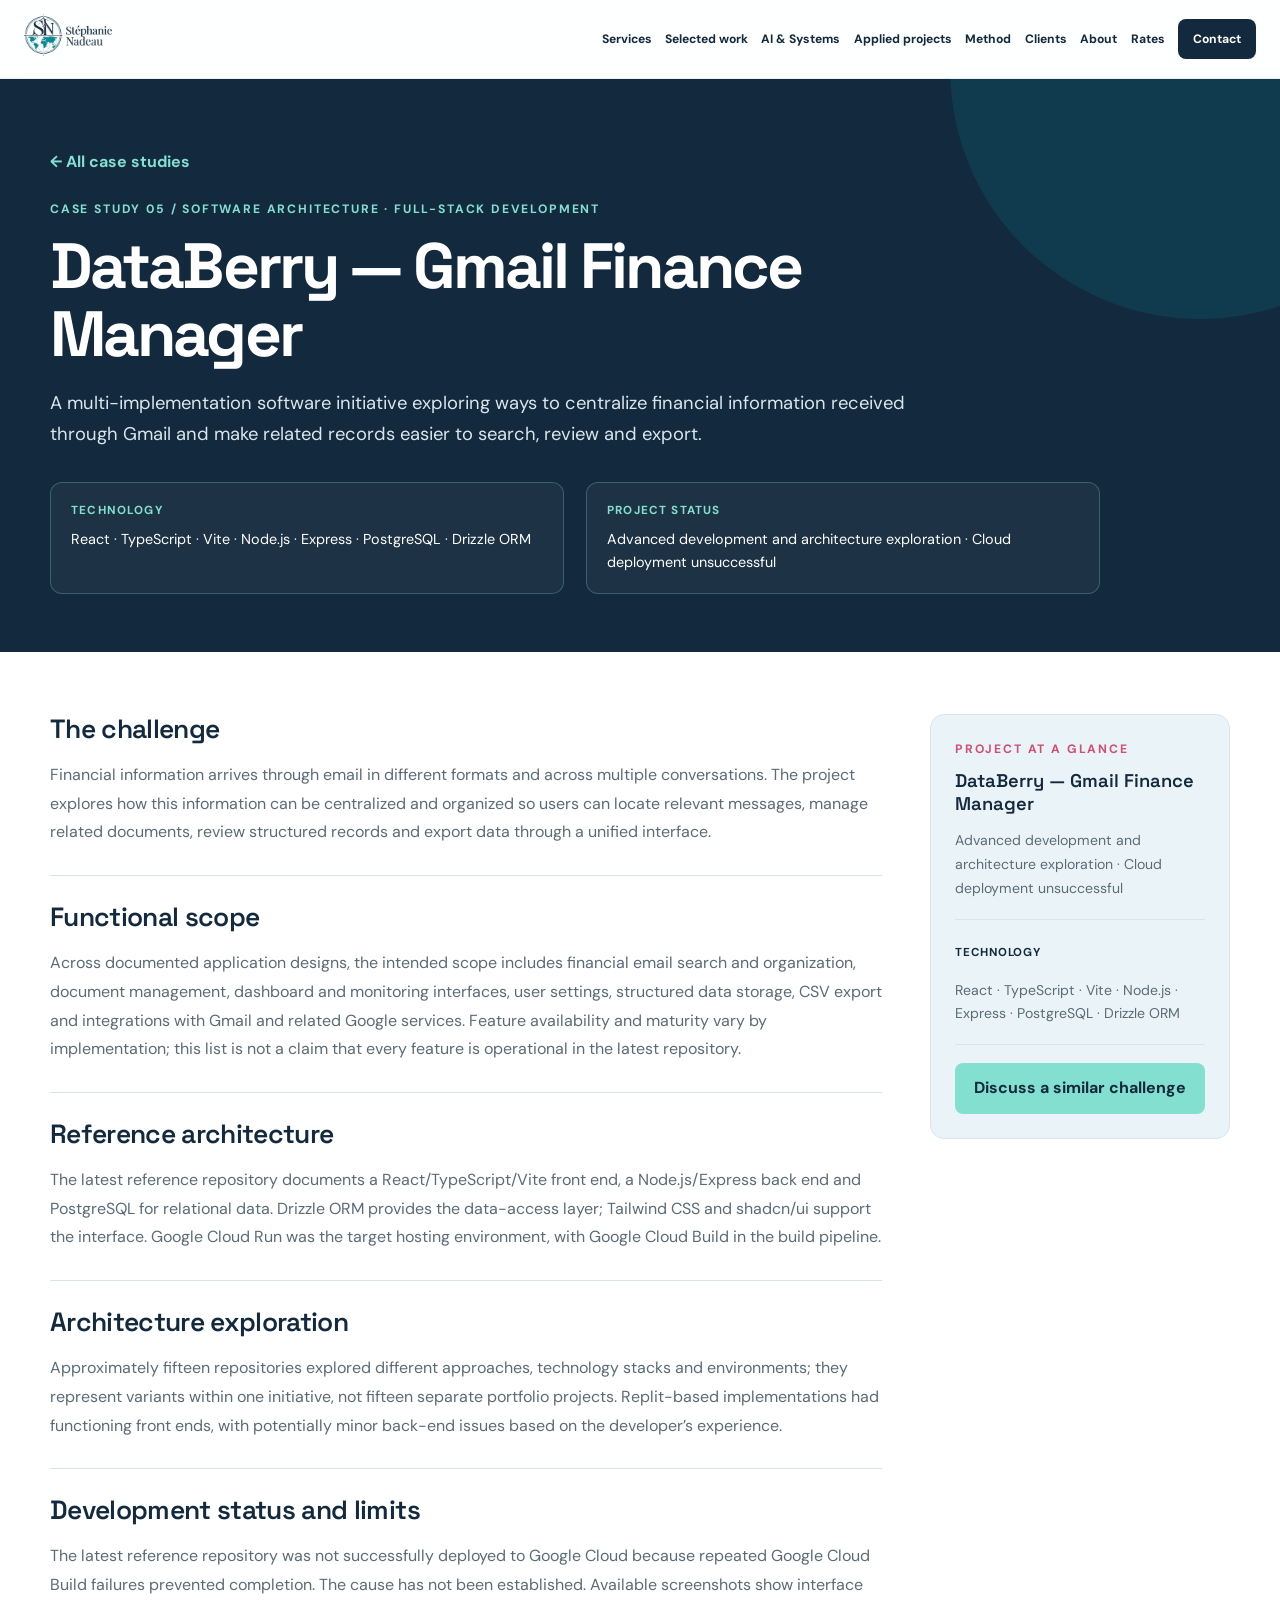
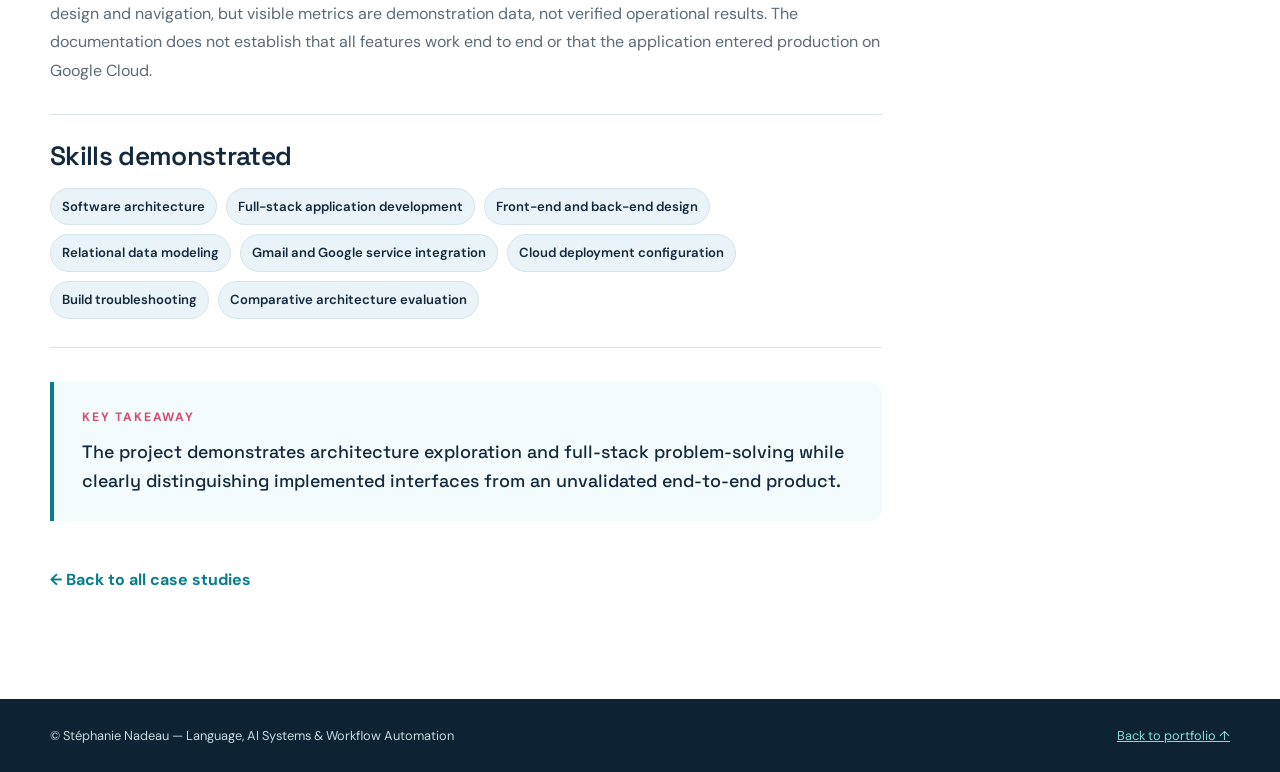
<file: case-studies/databerry-gmail-finance-manager.html>
<!doctype html>
<html lang="en">
<head>
<meta charset="utf-8">
<meta name="viewport" content="width=device-width, initial-scale=1">
<meta name="description" content="A multi-implementation software initiative exploring ways to centralize financial information received through Gmail and make related records easier to search, review and export.">
<meta property="og:title" content="DataBerry — Gmail Finance Manager">
<meta property="og:description" content="A multi-implementation software initiative exploring ways to centralize financial information received through Gmail and make related records easier to search, review and export.">
<meta property="og:type" content="article">
<title>DataBerry — Gmail Finance Manager | Stéphanie Nadeau</title>
<link rel="icon" type="image/png" href="../assets/logo/symbol.png">
<link rel="stylesheet" href="../css/styles.css">
</head>
<body class="case-page">
<a class="skip" href="#main">Skip to content</a>
<header class="site-nav"><div class="wrap nav-inner">
<a href="../index.html#top" aria-label="Stéphanie Nadeau home"><img class="nav-logo" src="../assets/logo/logo-horizontal.png" alt="Stéphanie Nadeau — Language, AI Systems and Automation"></a>
<button class="menu" aria-label="Open navigation" aria-expanded="false">☰</button>
<nav class="nav-links" aria-label="Main navigation"><a href="../index.html#services">Services</a><a href="../index.html#work">Selected work</a><a href="../index.html#ai">AI &amp; Systems</a><a href="../index.html#case-studies">Applied projects</a><a href="../index.html#method">Method</a><a href="../index.html#clients">Clients</a><a href="../index.html#about">About</a><a href="../index.html#rates">Rates</a><a class="nav-cta" href="../index.html#contact">Contact</a></nav>
</div></header>
<main id="main">
<section class="case-hero"><div class="wrap">
<a class="back-link" href="../index.html#case-studies">← All case studies</a>
<div class="section-kicker">CASE STUDY 05 / SOFTWARE ARCHITECTURE · FULL-STACK DEVELOPMENT</div>
<h1>DataBerry — Gmail Finance Manager</h1>
<p class="case-subtitle">A multi-implementation software initiative exploring ways to centralize financial information received through Gmail and make related records easier to search, review and export.</p>
<div class="case-hero-meta"><div><strong>Technology</strong><span>React · TypeScript · Vite · Node.js · Express · PostgreSQL · Drizzle ORM</span></div><div><strong>Project status</strong><span>Advanced development and architecture exploration · Cloud deployment unsuccessful</span></div></div>
</div></section>
<section class="case-detail-content"><div class="wrap case-detail-layout">
<article class="case-narrative">
<section class="detail-section"><h2>The challenge</h2><p>Financial information arrives through email in different formats and across multiple conversations. The project explores how this information can be centralized and organized so users can locate relevant messages, manage related documents, review structured records and export data through a unified interface.</p></section><section class="detail-section"><h2>Functional scope</h2><p>Across documented application designs, the intended scope includes financial email search and organization, document management, dashboard and monitoring interfaces, user settings, structured data storage, CSV export and integrations with Gmail and related Google services. Feature availability and maturity vary by implementation; this list is not a claim that every feature is operational in the latest repository.</p></section><section class="detail-section"><h2>Reference architecture</h2><p>The latest reference repository documents a React/TypeScript/Vite front end, a Node.js/Express back end and PostgreSQL for relational data. Drizzle ORM provides the data-access layer; Tailwind CSS and shadcn/ui support the interface. Google Cloud Run was the target hosting environment, with Google Cloud Build in the build pipeline.</p></section><section class="detail-section"><h2>Architecture exploration</h2><p>Approximately fifteen repositories explored different approaches, technology stacks and environments; they represent variants within one initiative, not fifteen separate portfolio projects. Replit-based implementations had functioning front ends, with potentially minor back-end issues based on the developer’s experience.</p></section><section class="detail-section"><h2>Development status and limits</h2><p>The latest reference repository was not successfully deployed to Google Cloud because repeated Google Cloud Build failures prevented completion. The cause has not been established. Available screenshots show interface design and navigation, but visible metrics are demonstration data, not verified operational results. The documentation does not establish that all features work end to end or that the application entered production on Google Cloud.</p></section>
<section class="detail-section"><h2>Skills demonstrated</h2><div class="skill-tags"><span class="skill-tag">Software architecture</span><span class="skill-tag">Full-stack application development</span><span class="skill-tag">Front-end and back-end design</span><span class="skill-tag">Relational data modeling</span><span class="skill-tag">Gmail and Google service integration</span><span class="skill-tag">Cloud deployment configuration</span><span class="skill-tag">Build troubleshooting</span><span class="skill-tag">Comparative architecture evaluation</span></div></section>
<section class="takeaway-panel"><div class="section-kicker">Key takeaway</div><p>The project demonstrates architecture exploration and full-stack problem-solving while clearly distinguishing implemented interfaces from an unvalidated end-to-end product.</p></section>
<a class="back-link bottom-back" href="../index.html#case-studies">← Back to all case studies</a>
</article>
<aside class="case-sidebar"><div class="sidebar-card"><div class="section-kicker">Project at a glance</div><h2>DataBerry — Gmail Finance Manager</h2><p>Advanced development and architecture exploration · Cloud deployment unsuccessful</p><hr><strong>Technology</strong><p>React · TypeScript · Vite · Node.js · Express · PostgreSQL · Drizzle ORM</p><hr><a href="../index.html#contact" class="button primary">Discuss a similar challenge</a></div></aside>
</div></section>
</main>
<footer class="footer"><div class="wrap footer-inner"><span>© Stéphanie Nadeau — Language, AI Systems & Workflow Automation</span><a href="../index.html#top">Back to portfolio ↑</a></div></footer>
<script src="../js/site.js"></script>
</body></html>
</file>
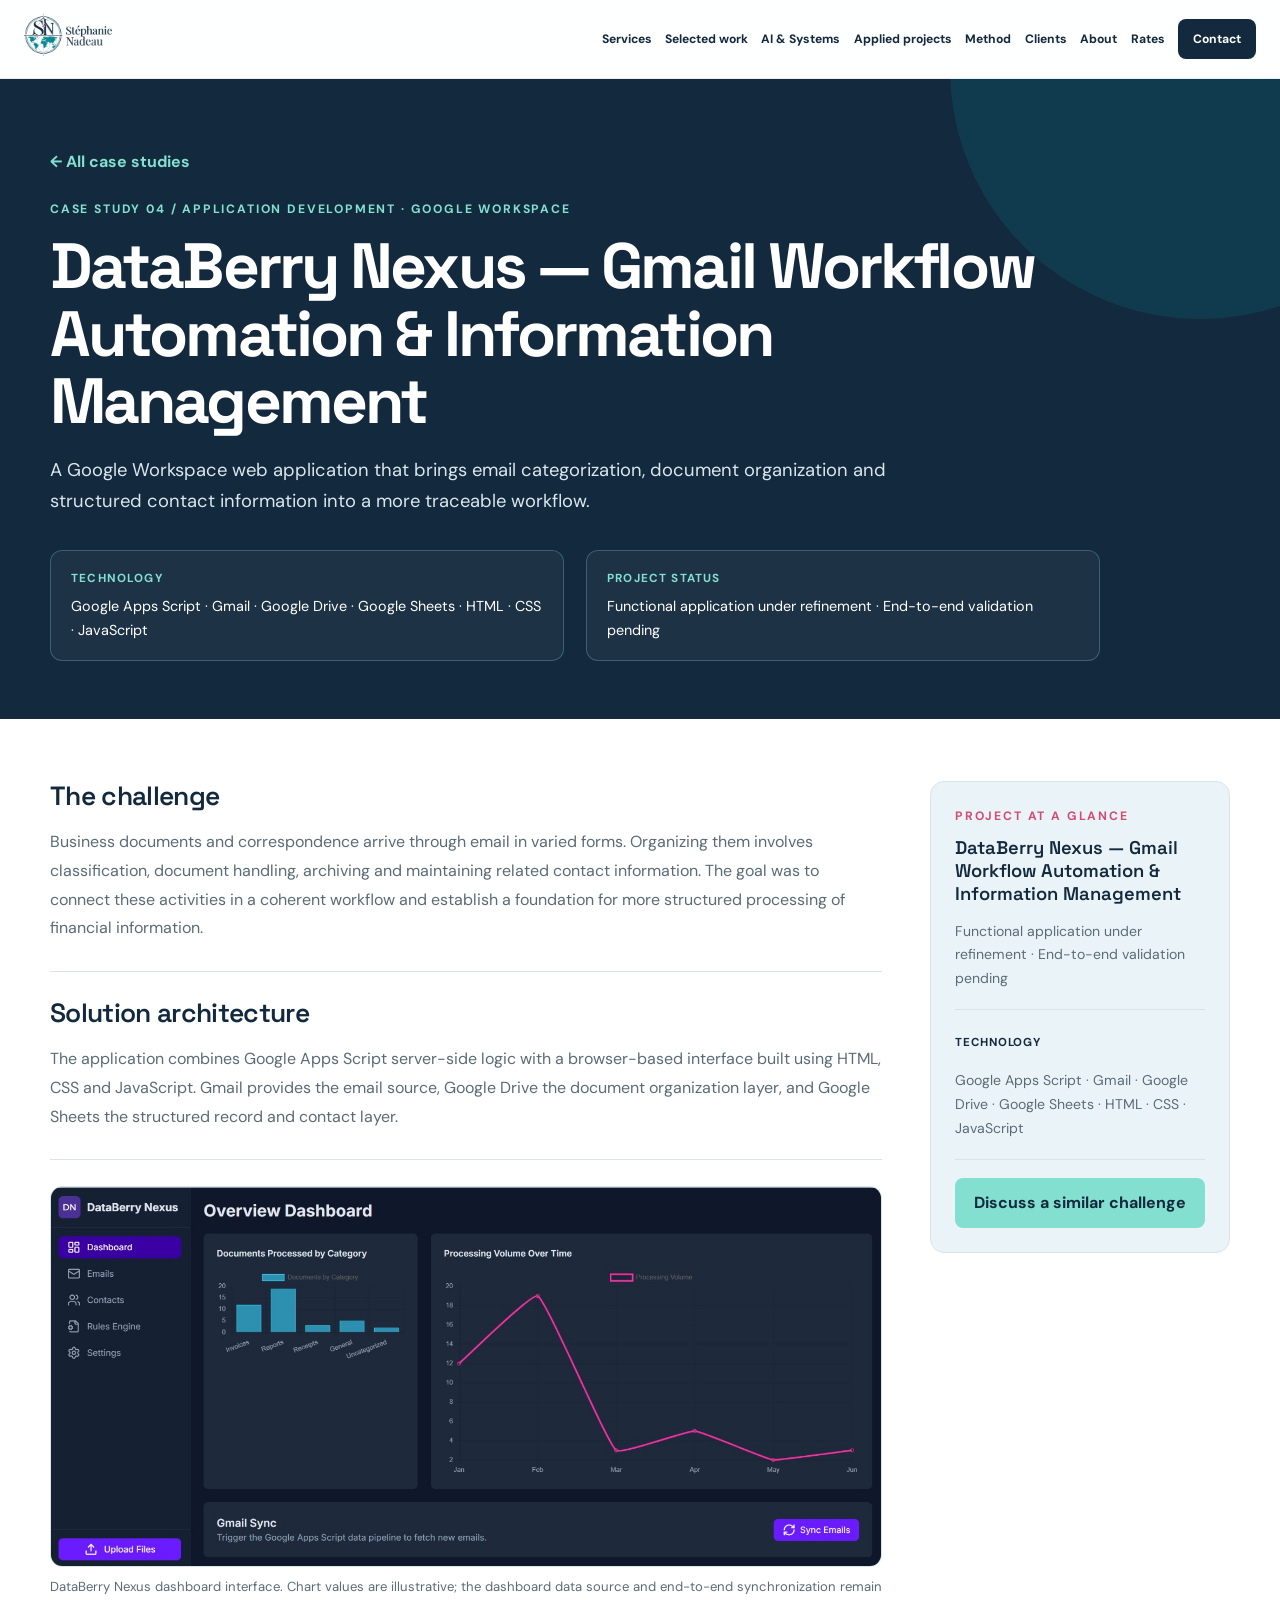
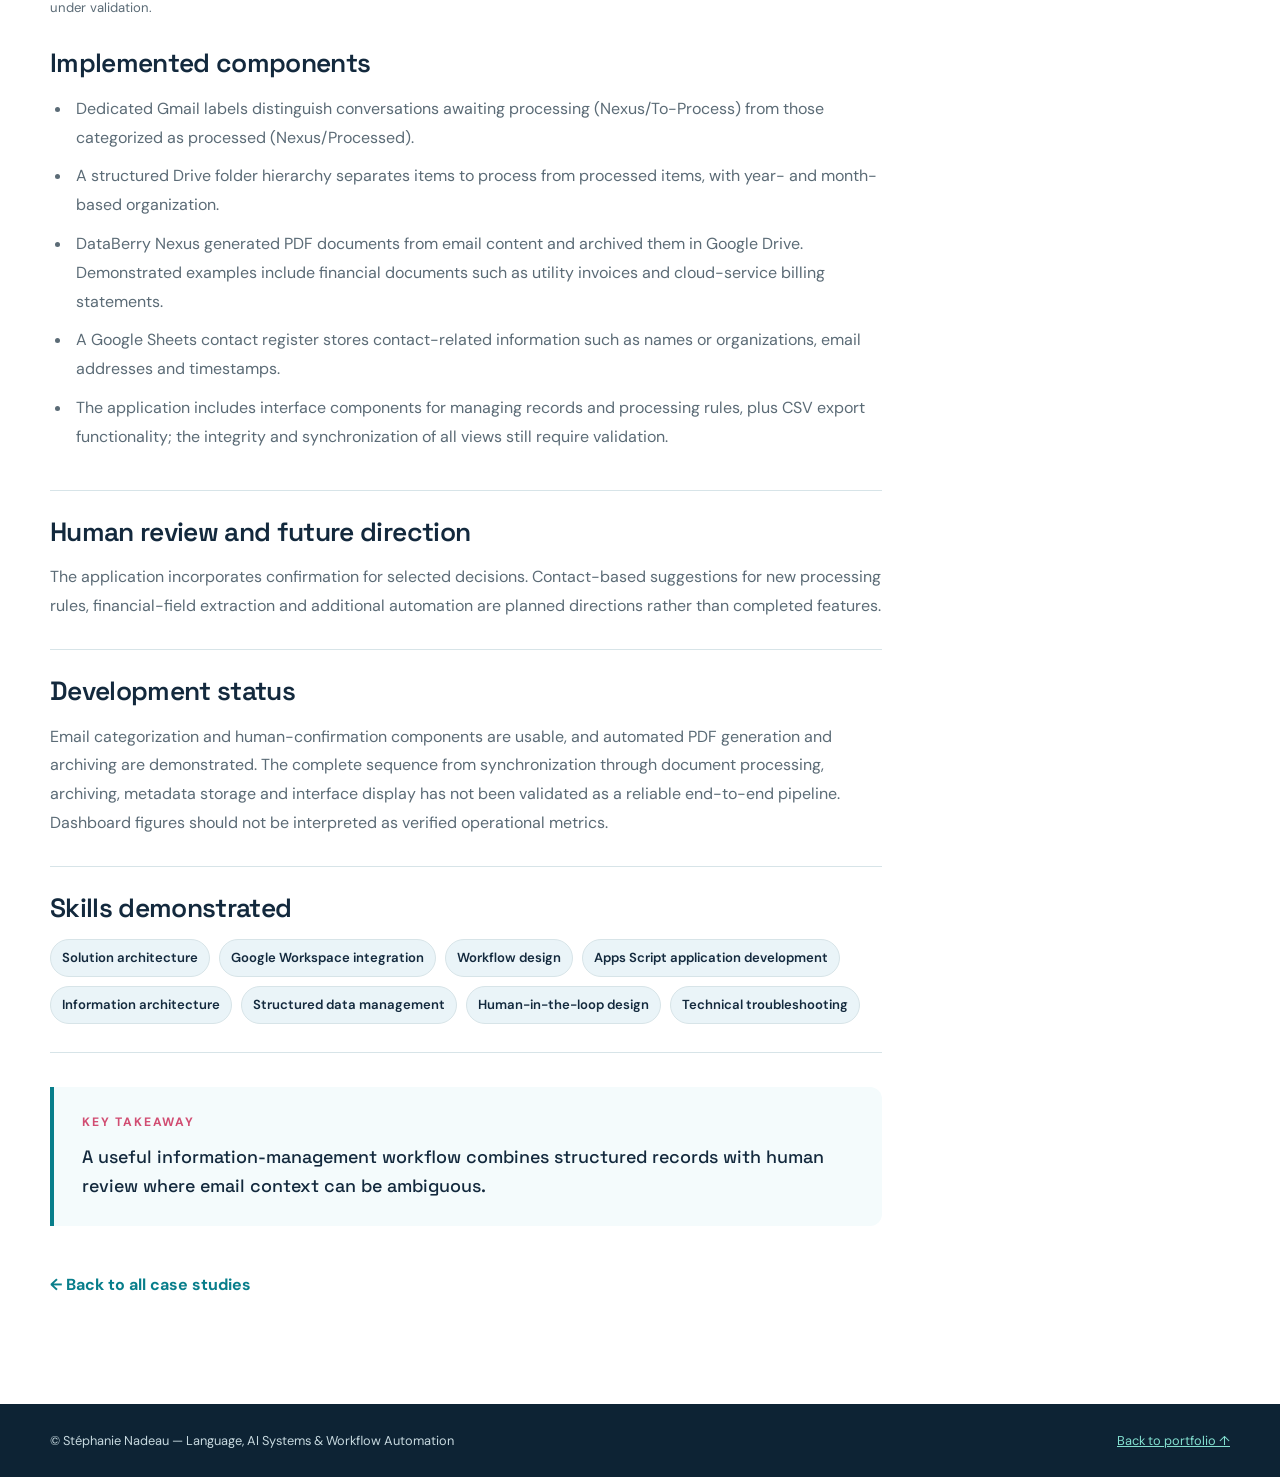
<file: case-studies/databerry-nexus.html>
<!doctype html>
<html lang="en">
<head>
<meta charset="utf-8">
<meta name="viewport" content="width=device-width, initial-scale=1">
<meta name="description" content="A Google Workspace web application that brings email categorization, document organization and structured contact information into a more traceable workflow.">
<meta property="og:title" content="DataBerry Nexus — Gmail Workflow Automation &amp; Information Management">
<meta property="og:description" content="A Google Workspace web application that brings email categorization, document organization and structured contact information into a more traceable workflow.">
<meta property="og:type" content="article">
<title>DataBerry Nexus — Gmail Workflow Automation &amp; Information Management | Stéphanie Nadeau</title>
<link rel="icon" type="image/png" href="../assets/logo/symbol.png">
<link rel="stylesheet" href="../css/styles.css">
</head>
<body class="case-page">
<a class="skip" href="#main">Skip to content</a>
<header class="site-nav"><div class="wrap nav-inner">
<a href="../index.html#top" aria-label="Stéphanie Nadeau home"><img class="nav-logo" src="../assets/logo/logo-horizontal.png" alt="Stéphanie Nadeau — Language, AI Systems and Automation"></a>
<button class="menu" aria-label="Open navigation" aria-expanded="false">☰</button>
<nav class="nav-links" aria-label="Main navigation"><a href="../index.html#services">Services</a><a href="../index.html#work">Selected work</a><a href="../index.html#ai">AI &amp; Systems</a><a href="../index.html#case-studies">Applied projects</a><a href="../index.html#method">Method</a><a href="../index.html#clients">Clients</a><a href="../index.html#about">About</a><a href="../index.html#rates">Rates</a><a class="nav-cta" href="../index.html#contact">Contact</a></nav>
</div></header>
<main id="main">
<section class="case-hero"><div class="wrap">
<a class="back-link" href="../index.html#case-studies">← All case studies</a>
<div class="section-kicker">CASE STUDY 04 / APPLICATION DEVELOPMENT · GOOGLE WORKSPACE</div>
<h1>DataBerry Nexus — Gmail Workflow Automation &amp; Information Management</h1>
<p class="case-subtitle">A Google Workspace web application that brings email categorization, document organization and structured contact information into a more traceable workflow.</p>
<div class="case-hero-meta"><div><strong>Technology</strong><span>Google Apps Script · Gmail · Google Drive · Google Sheets · HTML · CSS · JavaScript</span></div><div><strong>Project status</strong><span>Functional application under refinement · End-to-end validation pending</span></div></div>
</div></section>
<section class="case-detail-content"><div class="wrap case-detail-layout">
<article class="case-narrative">
<section class="detail-section"><h2>The challenge</h2><p>Business documents and correspondence arrive through email in varied forms. Organizing them involves classification, document handling, archiving and maintaining related contact information. The goal was to connect these activities in a coherent workflow and establish a foundation for more structured processing of financial information.</p></section><section class="detail-section"><h2>Solution architecture</h2><p>The application combines Google Apps Script server-side logic with a browser-based interface built using HTML, CSS and JavaScript. Gmail provides the email source, Google Drive the document organization layer, and Google Sheets the structured record and contact layer.</p></section><figure class="case-screenshot">
<img src="../assets/images/databerry-nexus-dashboard.png" alt="DataBerry Nexus dashboard showing document-category and processing-volume charts, with a Gmail Sync control.">
<figcaption>DataBerry Nexus dashboard interface. Chart values are illustrative; the dashboard data source and end-to-end synchronization remain under validation.</figcaption>
</figure>
<section class="detail-section"><h2>Implemented components</h2><ul><li>Dedicated Gmail labels distinguish conversations awaiting processing (Nexus/To-Process) from those categorized as processed (Nexus/Processed).</li><li>A structured Drive folder hierarchy separates items to process from processed items, with year- and month-based organization.</li><li>DataBerry Nexus generated PDF documents from email content and archived them in Google Drive. Demonstrated examples include financial documents such as utility invoices and cloud-service billing statements.</li><li>A Google Sheets contact register stores contact-related information such as names or organizations, email addresses and timestamps.</li><li>The application includes interface components for managing records and processing rules, plus CSV export functionality; the integrity and synchronization of all views still require validation.</li></ul></section><section class="detail-section"><h2>Human review and future direction</h2><p>The application incorporates confirmation for selected decisions. Contact-based suggestions for new processing rules, financial-field extraction and additional automation are planned directions rather than completed features.</p></section><section class="detail-section"><h2>Development status</h2><p>Email categorization and human-confirmation components are usable, and automated PDF generation and archiving are demonstrated. The complete sequence from synchronization through document processing, archiving, metadata storage and interface display has not been validated as a reliable end-to-end pipeline. Dashboard figures should not be interpreted as verified operational metrics.</p></section>
<section class="detail-section"><h2>Skills demonstrated</h2><div class="skill-tags"><span class="skill-tag">Solution architecture</span><span class="skill-tag">Google Workspace integration</span><span class="skill-tag">Workflow design</span><span class="skill-tag">Apps Script application development</span><span class="skill-tag">Information architecture</span><span class="skill-tag">Structured data management</span><span class="skill-tag">Human-in-the-loop design</span><span class="skill-tag">Technical troubleshooting</span></div></section>
<section class="takeaway-panel"><div class="section-kicker">Key takeaway</div><p>A useful information-management workflow combines structured records with human review where email context can be ambiguous.</p></section>
<a class="back-link bottom-back" href="../index.html#case-studies">← Back to all case studies</a>
</article>
<aside class="case-sidebar"><div class="sidebar-card"><div class="section-kicker">Project at a glance</div><h2>DataBerry Nexus — Gmail Workflow Automation &amp; Information Management</h2><p>Functional application under refinement · End-to-end validation pending</p><hr><strong>Technology</strong><p>Google Apps Script · Gmail · Google Drive · Google Sheets · HTML · CSS · JavaScript</p><hr><a href="../index.html#contact" class="button primary">Discuss a similar challenge</a></div></aside>
</div></section>
</main>
<footer class="footer"><div class="wrap footer-inner"><span>© Stéphanie Nadeau — Language, AI Systems & Workflow Automation</span><a href="../index.html#top">Back to portfolio ↑</a></div></footer>
<script src="../js/site.js"></script>
</body></html>
</file>
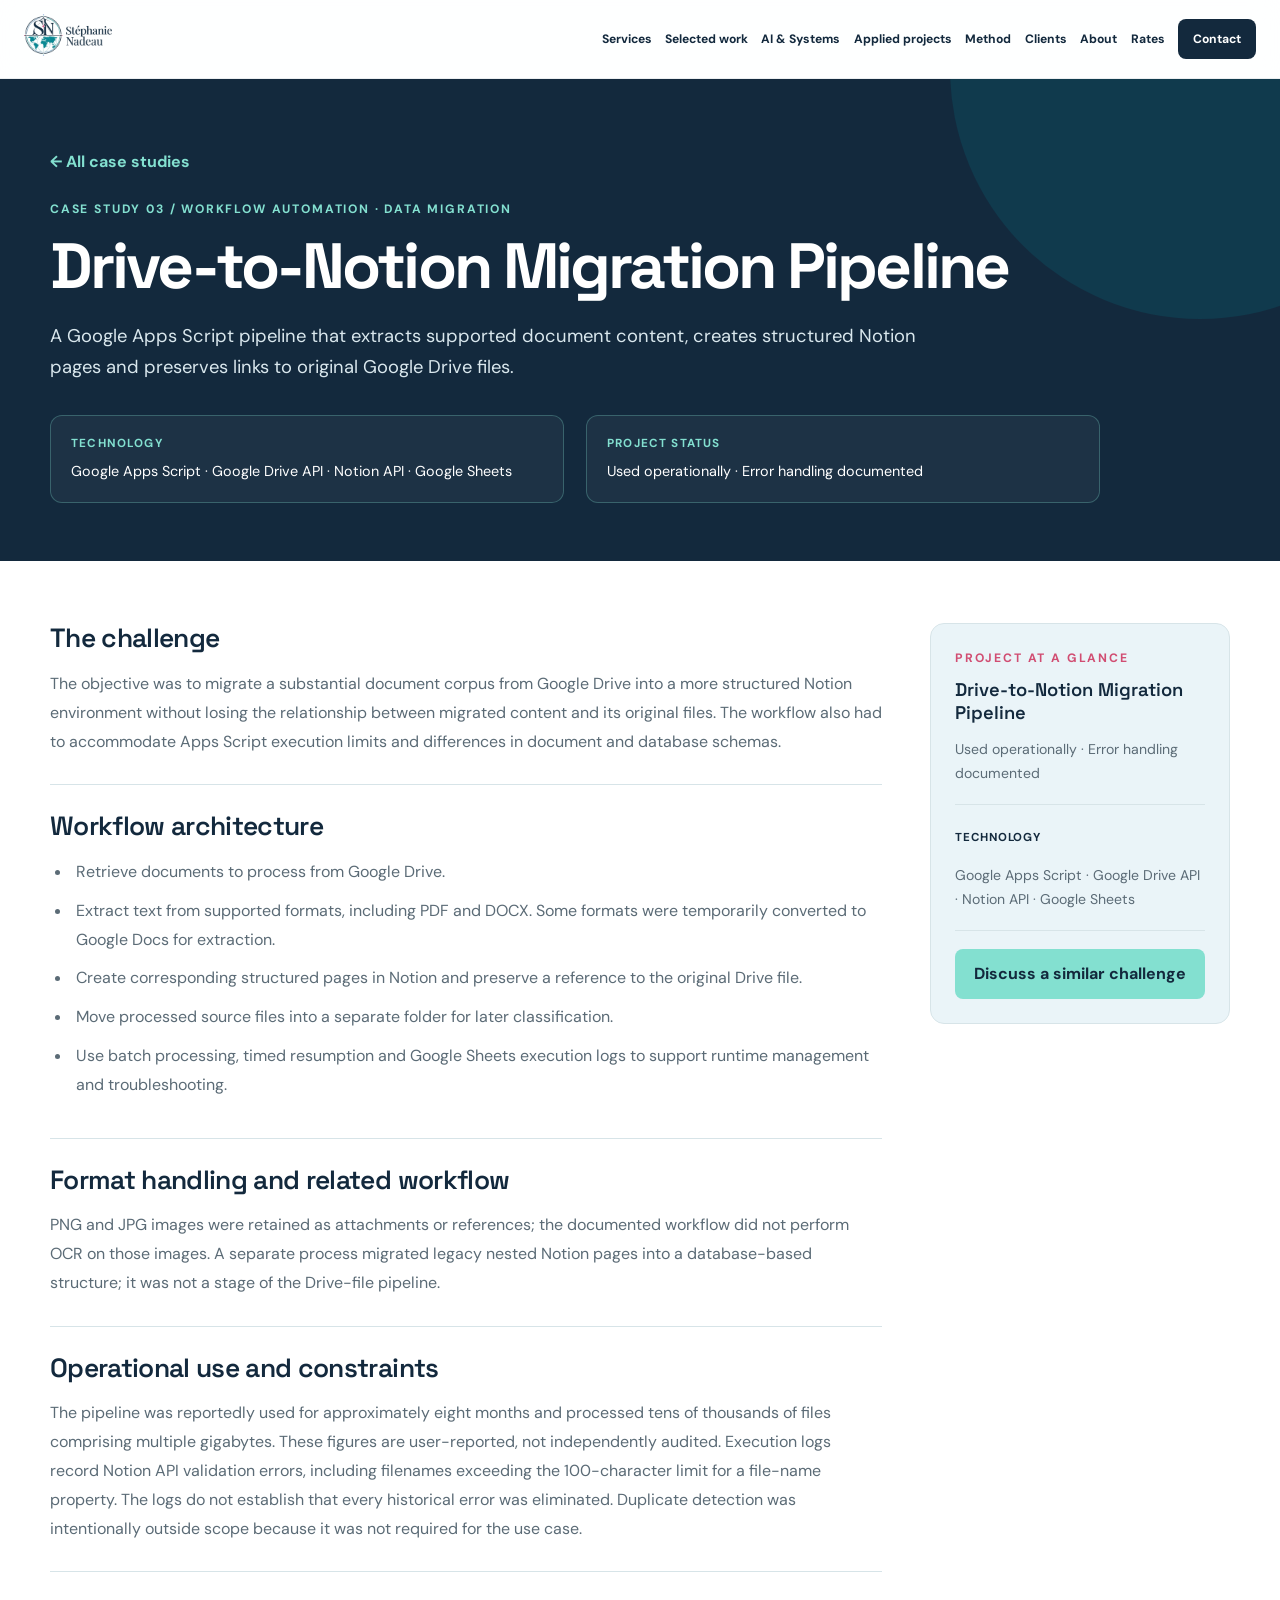
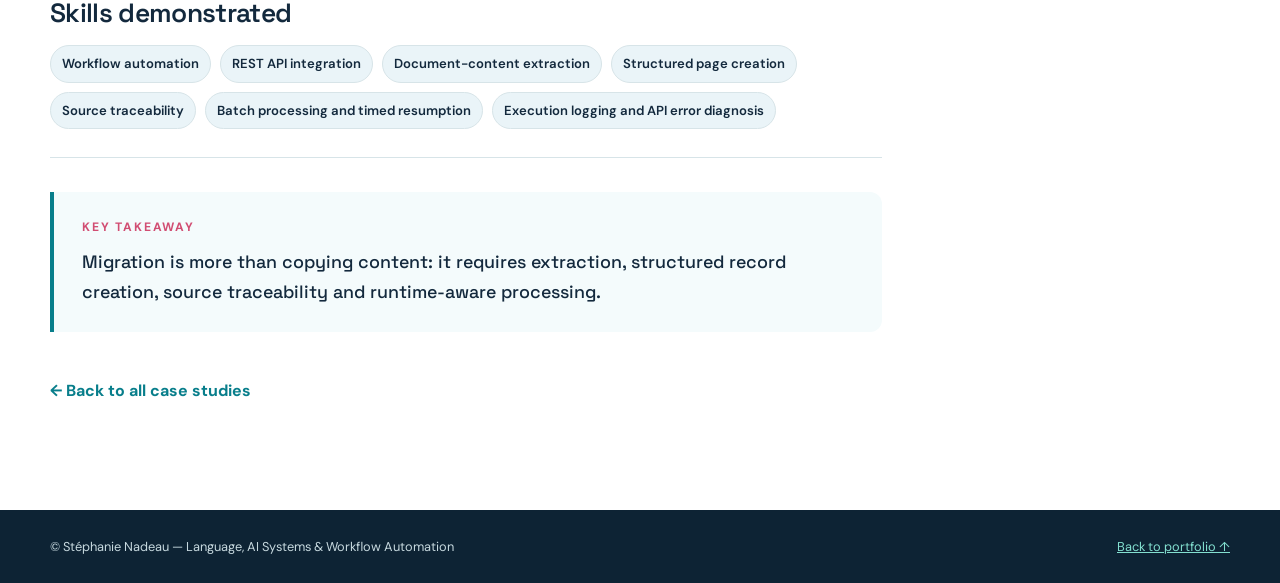
<file: case-studies/drive-to-notion-migration.html>
<!doctype html>
<html lang="en">
<head>
<meta charset="utf-8">
<meta name="viewport" content="width=device-width, initial-scale=1">
<meta name="description" content="A Google Apps Script pipeline that extracts supported document content, creates structured Notion pages and preserves links to original Google Drive files.">
<meta property="og:title" content="Drive-to-Notion Migration Pipeline">
<meta property="og:description" content="A Google Apps Script pipeline that extracts supported document content, creates structured Notion pages and preserves links to original Google Drive files.">
<meta property="og:type" content="article">
<title>Drive-to-Notion Migration Pipeline | Stéphanie Nadeau</title>
<link rel="icon" type="image/png" href="../assets/logo/symbol.png">
<link rel="stylesheet" href="../css/styles.css">
</head>
<body class="case-page">
<a class="skip" href="#main">Skip to content</a>
<header class="site-nav"><div class="wrap nav-inner">
<a href="../index.html#top" aria-label="Stéphanie Nadeau home"><img class="nav-logo" src="../assets/logo/logo-horizontal.png" alt="Stéphanie Nadeau — Language, AI Systems and Automation"></a>
<button class="menu" aria-label="Open navigation" aria-expanded="false">☰</button>
<nav class="nav-links" aria-label="Main navigation"><a href="../index.html#services">Services</a><a href="../index.html#work">Selected work</a><a href="../index.html#ai">AI &amp; Systems</a><a href="../index.html#case-studies">Applied projects</a><a href="../index.html#method">Method</a><a href="../index.html#clients">Clients</a><a href="../index.html#about">About</a><a href="../index.html#rates">Rates</a><a class="nav-cta" href="../index.html#contact">Contact</a></nav>
</div></header>
<main id="main">
<section class="case-hero"><div class="wrap">
<a class="back-link" href="../index.html#case-studies">← All case studies</a>
<div class="section-kicker">CASE STUDY 03 / WORKFLOW AUTOMATION · DATA MIGRATION</div>
<h1>Drive-to-Notion Migration Pipeline</h1>
<p class="case-subtitle">A Google Apps Script pipeline that extracts supported document content, creates structured Notion pages and preserves links to original Google Drive files.</p>
<div class="case-hero-meta"><div><strong>Technology</strong><span>Google Apps Script · Google Drive API · Notion API · Google Sheets</span></div><div><strong>Project status</strong><span>Used operationally · Error handling documented</span></div></div>
</div></section>
<section class="case-detail-content"><div class="wrap case-detail-layout">
<article class="case-narrative">
<section class="detail-section"><h2>The challenge</h2><p>The objective was to migrate a substantial document corpus from Google Drive into a more structured Notion environment without losing the relationship between migrated content and its original files. The workflow also had to accommodate Apps Script execution limits and differences in document and database schemas.</p></section><section class="detail-section"><h2>Workflow architecture</h2><ul><li>Retrieve documents to process from Google Drive.</li><li>Extract text from supported formats, including PDF and DOCX. Some formats were temporarily converted to Google Docs for extraction.</li><li>Create corresponding structured pages in Notion and preserve a reference to the original Drive file.</li><li>Move processed source files into a separate folder for later classification.</li><li>Use batch processing, timed resumption and Google Sheets execution logs to support runtime management and troubleshooting.</li></ul></section><section class="detail-section"><h2>Format handling and related workflow</h2><p>PNG and JPG images were retained as attachments or references; the documented workflow did not perform OCR on those images. A separate process migrated legacy nested Notion pages into a database-based structure; it was not a stage of the Drive-file pipeline.</p></section><section class="detail-section"><h2>Operational use and constraints</h2><p>The pipeline was reportedly used for approximately eight months and processed tens of thousands of files comprising multiple gigabytes. These figures are user-reported, not independently audited. Execution logs record Notion API validation errors, including filenames exceeding the 100-character limit for a file-name property. The logs do not establish that every historical error was eliminated. Duplicate detection was intentionally outside scope because it was not required for the use case.</p></section>
<section class="detail-section"><h2>Skills demonstrated</h2><div class="skill-tags"><span class="skill-tag">Workflow automation</span><span class="skill-tag">REST API integration</span><span class="skill-tag">Document-content extraction</span><span class="skill-tag">Structured page creation</span><span class="skill-tag">Source traceability</span><span class="skill-tag">Batch processing and timed resumption</span><span class="skill-tag">Execution logging and API error diagnosis</span></div></section>
<section class="takeaway-panel"><div class="section-kicker">Key takeaway</div><p>Migration is more than copying content: it requires extraction, structured record creation, source traceability and runtime-aware processing.</p></section>
<a class="back-link bottom-back" href="../index.html#case-studies">← Back to all case studies</a>
</article>
<aside class="case-sidebar"><div class="sidebar-card"><div class="section-kicker">Project at a glance</div><h2>Drive-to-Notion Migration Pipeline</h2><p>Used operationally · Error handling documented</p><hr><strong>Technology</strong><p>Google Apps Script · Google Drive API · Notion API · Google Sheets</p><hr><a href="../index.html#contact" class="button primary">Discuss a similar challenge</a></div></aside>
</div></section>
</main>
<footer class="footer"><div class="wrap footer-inner"><span>© Stéphanie Nadeau — Language, AI Systems & Workflow Automation</span><a href="../index.html#top">Back to portfolio ↑</a></div></footer>
<script src="../js/site.js"></script>
</body></html>
</file>
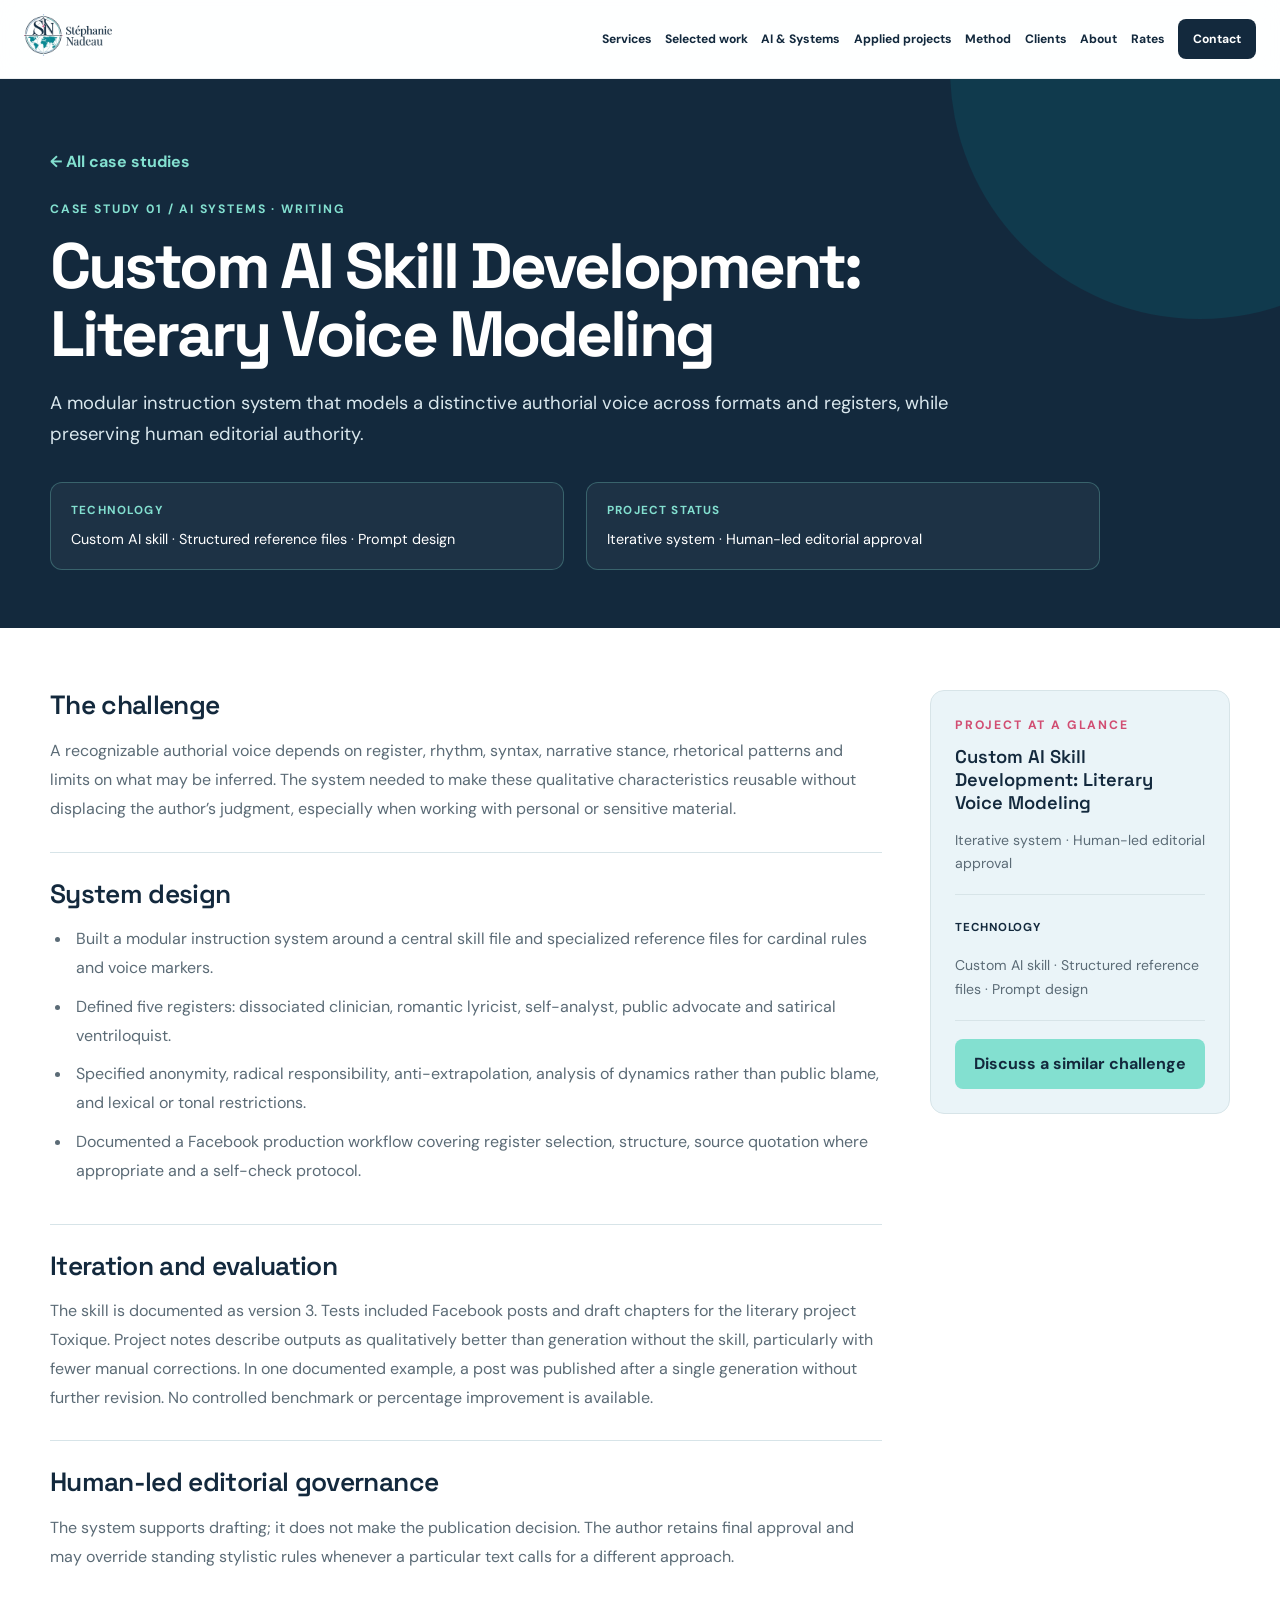
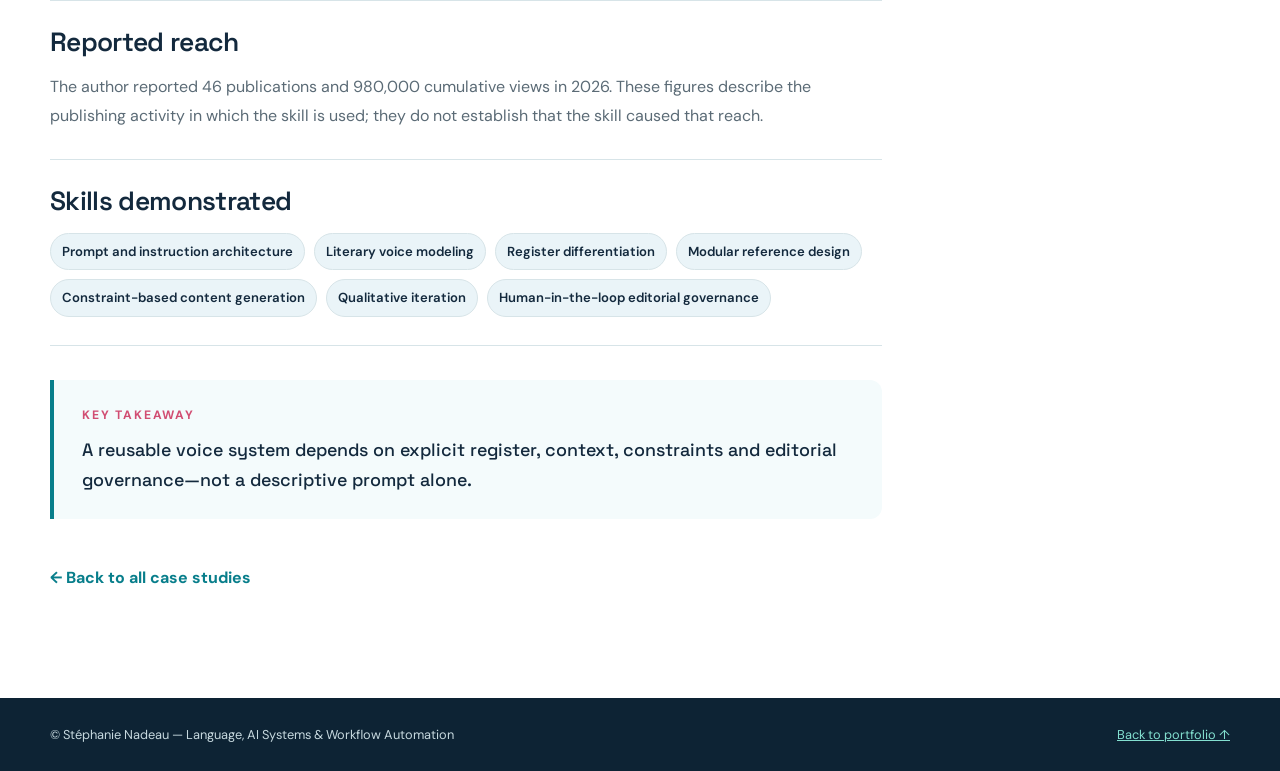
<file: case-studies/literary-voice-modeling.html>
<!doctype html>
<html lang="en">
<head>
<meta charset="utf-8">
<meta name="viewport" content="width=device-width, initial-scale=1">
<meta name="description" content="A modular instruction system that models a distinctive authorial voice across formats and registers, while preserving human editorial authority.">
<meta property="og:title" content="Custom AI Skill Development: Literary Voice Modeling">
<meta property="og:description" content="A modular instruction system that models a distinctive authorial voice across formats and registers, while preserving human editorial authority.">
<meta property="og:type" content="article">
<title>Custom AI Skill Development: Literary Voice Modeling | Stéphanie Nadeau</title>
<link rel="icon" type="image/png" href="../assets/logo/symbol.png">
<link rel="stylesheet" href="../css/styles.css">
</head>
<body class="case-page">
<a class="skip" href="#main">Skip to content</a>
<header class="site-nav"><div class="wrap nav-inner">
<a href="../index.html#top" aria-label="Stéphanie Nadeau home"><img class="nav-logo" src="../assets/logo/logo-horizontal.png" alt="Stéphanie Nadeau — Language, AI Systems and Automation"></a>
<button class="menu" aria-label="Open navigation" aria-expanded="false">☰</button>
<nav class="nav-links" aria-label="Main navigation"><a href="../index.html#services">Services</a><a href="../index.html#work">Selected work</a><a href="../index.html#ai">AI &amp; Systems</a><a href="../index.html#case-studies">Applied projects</a><a href="../index.html#method">Method</a><a href="../index.html#clients">Clients</a><a href="../index.html#about">About</a><a href="../index.html#rates">Rates</a><a class="nav-cta" href="../index.html#contact">Contact</a></nav>
</div></header>
<main id="main">
<section class="case-hero"><div class="wrap">
<a class="back-link" href="../index.html#case-studies">← All case studies</a>
<div class="section-kicker">CASE STUDY 01 / AI SYSTEMS · WRITING</div>
<h1>Custom AI Skill Development: Literary Voice Modeling</h1>
<p class="case-subtitle">A modular instruction system that models a distinctive authorial voice across formats and registers, while preserving human editorial authority.</p>
<div class="case-hero-meta"><div><strong>Technology</strong><span>Custom AI skill · Structured reference files · Prompt design</span></div><div><strong>Project status</strong><span>Iterative system · Human-led editorial approval</span></div></div>
</div></section>
<section class="case-detail-content"><div class="wrap case-detail-layout">
<article class="case-narrative">
<section class="detail-section"><h2>The challenge</h2><p>A recognizable authorial voice depends on register, rhythm, syntax, narrative stance, rhetorical patterns and limits on what may be inferred. The system needed to make these qualitative characteristics reusable without displacing the author’s judgment, especially when working with personal or sensitive material.</p></section><section class="detail-section"><h2>System design</h2><ul><li>Built a modular instruction system around a central skill file and specialized reference files for cardinal rules and voice markers.</li><li>Defined five registers: dissociated clinician, romantic lyricist, self-analyst, public advocate and satirical ventriloquist.</li><li>Specified anonymity, radical responsibility, anti-extrapolation, analysis of dynamics rather than public blame, and lexical or tonal restrictions.</li><li>Documented a Facebook production workflow covering register selection, structure, source quotation where appropriate and a self-check protocol.</li></ul></section><section class="detail-section"><h2>Iteration and evaluation</h2><p>The skill is documented as version 3. Tests included Facebook posts and draft chapters for the literary project Toxique. Project notes describe outputs as qualitatively better than generation without the skill, particularly with fewer manual corrections. In one documented example, a post was published after a single generation without further revision. No controlled benchmark or percentage improvement is available.</p></section><section class="detail-section"><h2>Human-led editorial governance</h2><p>The system supports drafting; it does not make the publication decision. The author retains final approval and may override standing stylistic rules whenever a particular text calls for a different approach.</p></section><section class="detail-section"><h2>Reported reach</h2><p>The author reported 46 publications and 980,000 cumulative views in 2026. These figures describe the publishing activity in which the skill is used; they do not establish that the skill caused that reach.</p></section>
<section class="detail-section"><h2>Skills demonstrated</h2><div class="skill-tags"><span class="skill-tag">Prompt and instruction architecture</span><span class="skill-tag">Literary voice modeling</span><span class="skill-tag">Register differentiation</span><span class="skill-tag">Modular reference design</span><span class="skill-tag">Constraint-based content generation</span><span class="skill-tag">Qualitative iteration</span><span class="skill-tag">Human-in-the-loop editorial governance</span></div></section>
<section class="takeaway-panel"><div class="section-kicker">Key takeaway</div><p>A reusable voice system depends on explicit register, context, constraints and editorial governance—not a descriptive prompt alone.</p></section>
<a class="back-link bottom-back" href="../index.html#case-studies">← Back to all case studies</a>
</article>
<aside class="case-sidebar"><div class="sidebar-card"><div class="section-kicker">Project at a glance</div><h2>Custom AI Skill Development: Literary Voice Modeling</h2><p>Iterative system · Human-led editorial approval</p><hr><strong>Technology</strong><p>Custom AI skill · Structured reference files · Prompt design</p><hr><a href="../index.html#contact" class="button primary">Discuss a similar challenge</a></div></aside>
</div></section>
</main>
<footer class="footer"><div class="wrap footer-inner"><span>© Stéphanie Nadeau — Language, AI Systems & Workflow Automation</span><a href="../index.html#top">Back to portfolio ↑</a></div></footer>
<script src="../js/site.js"></script>
</body></html>
</file>
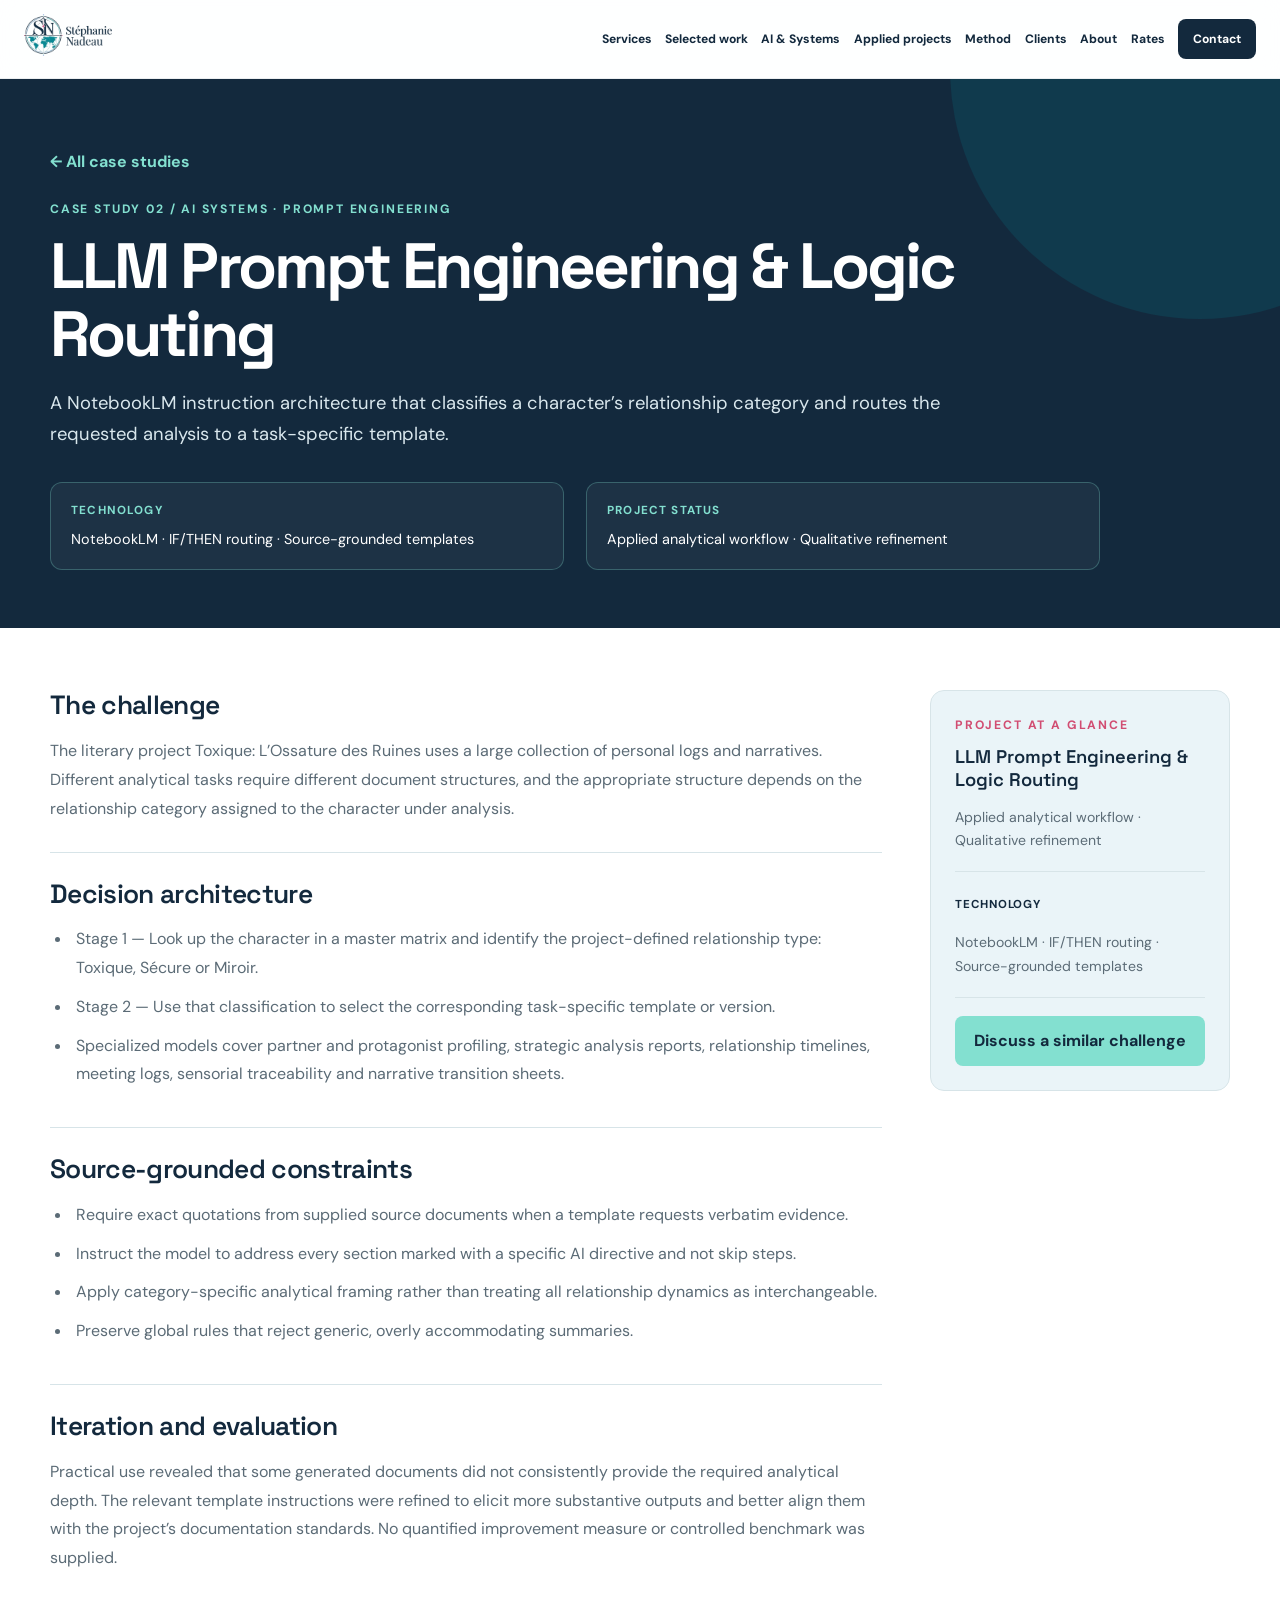
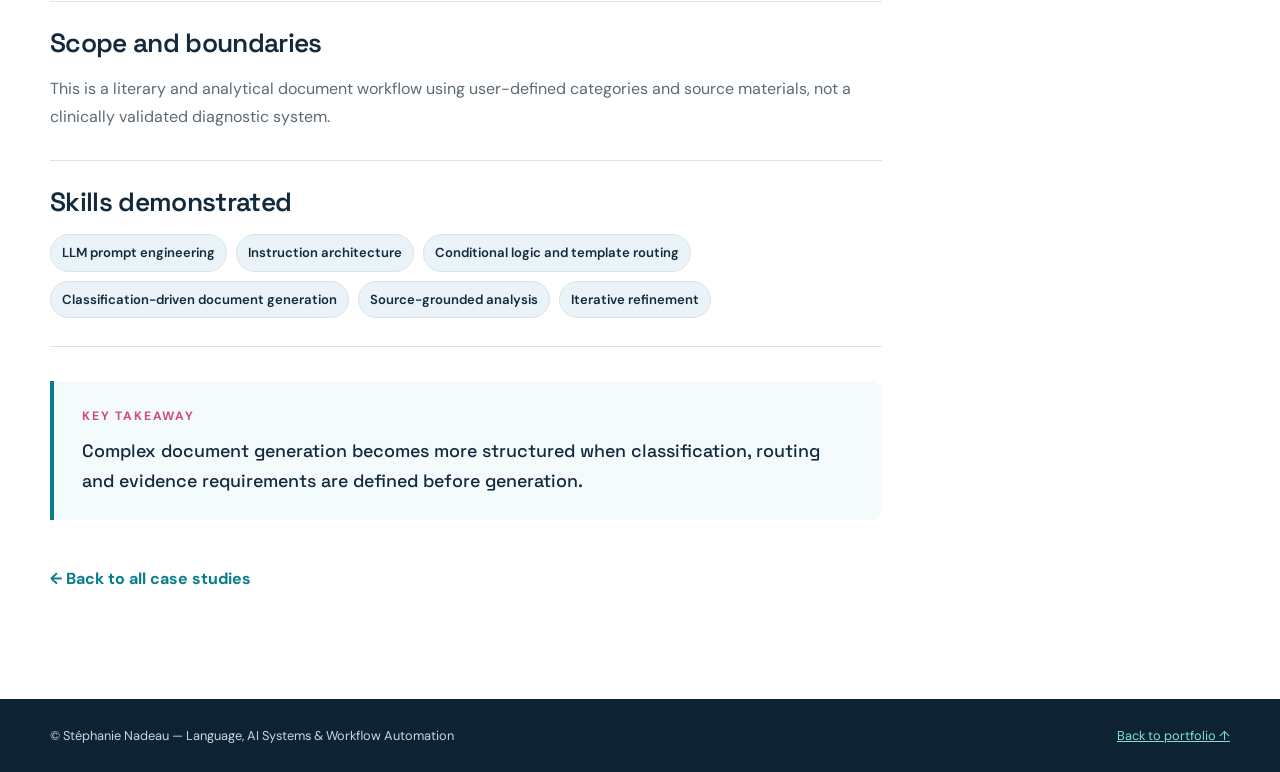
<file: case-studies/llm-prompt-engineering-logic-routing.html>
<!doctype html>
<html lang="en">
<head>
<meta charset="utf-8">
<meta name="viewport" content="width=device-width, initial-scale=1">
<meta name="description" content="A NotebookLM instruction architecture that classifies a character’s relationship category and routes the requested analysis to a task-specific template.">
<meta property="og:title" content="LLM Prompt Engineering &amp; Logic Routing">
<meta property="og:description" content="A NotebookLM instruction architecture that classifies a character’s relationship category and routes the requested analysis to a task-specific template.">
<meta property="og:type" content="article">
<title>LLM Prompt Engineering &amp; Logic Routing | Stéphanie Nadeau</title>
<link rel="icon" type="image/png" href="../assets/logo/symbol.png">
<link rel="stylesheet" href="../css/styles.css">
</head>
<body class="case-page">
<a class="skip" href="#main">Skip to content</a>
<header class="site-nav"><div class="wrap nav-inner">
<a href="../index.html#top" aria-label="Stéphanie Nadeau home"><img class="nav-logo" src="../assets/logo/logo-horizontal.png" alt="Stéphanie Nadeau — Language, AI Systems and Automation"></a>
<button class="menu" aria-label="Open navigation" aria-expanded="false">☰</button>
<nav class="nav-links" aria-label="Main navigation"><a href="../index.html#services">Services</a><a href="../index.html#work">Selected work</a><a href="../index.html#ai">AI &amp; Systems</a><a href="../index.html#case-studies">Applied projects</a><a href="../index.html#method">Method</a><a href="../index.html#clients">Clients</a><a href="../index.html#about">About</a><a href="../index.html#rates">Rates</a><a class="nav-cta" href="../index.html#contact">Contact</a></nav>
</div></header>
<main id="main">
<section class="case-hero"><div class="wrap">
<a class="back-link" href="../index.html#case-studies">← All case studies</a>
<div class="section-kicker">CASE STUDY 02 / AI SYSTEMS · PROMPT ENGINEERING</div>
<h1>LLM Prompt Engineering &amp; Logic Routing</h1>
<p class="case-subtitle">A NotebookLM instruction architecture that classifies a character’s relationship category and routes the requested analysis to a task-specific template.</p>
<div class="case-hero-meta"><div><strong>Technology</strong><span>NotebookLM · IF/THEN routing · Source-grounded templates</span></div><div><strong>Project status</strong><span>Applied analytical workflow · Qualitative refinement</span></div></div>
</div></section>
<section class="case-detail-content"><div class="wrap case-detail-layout">
<article class="case-narrative">
<section class="detail-section"><h2>The challenge</h2><p>The literary project Toxique: L’Ossature des Ruines uses a large collection of personal logs and narratives. Different analytical tasks require different document structures, and the appropriate structure depends on the relationship category assigned to the character under analysis.</p></section><section class="detail-section"><h2>Decision architecture</h2><ul><li>Stage 1 — Look up the character in a master matrix and identify the project-defined relationship type: Toxique, Sécure or Miroir.</li><li>Stage 2 — Use that classification to select the corresponding task-specific template or version.</li><li>Specialized models cover partner and protagonist profiling, strategic analysis reports, relationship timelines, meeting logs, sensorial traceability and narrative transition sheets.</li></ul></section><section class="detail-section"><h2>Source-grounded constraints</h2><ul><li>Require exact quotations from supplied source documents when a template requests verbatim evidence.</li><li>Instruct the model to address every section marked with a specific AI directive and not skip steps.</li><li>Apply category-specific analytical framing rather than treating all relationship dynamics as interchangeable.</li><li>Preserve global rules that reject generic, overly accommodating summaries.</li></ul></section><section class="detail-section"><h2>Iteration and evaluation</h2><p>Practical use revealed that some generated documents did not consistently provide the required analytical depth. The relevant template instructions were refined to elicit more substantive outputs and better align them with the project’s documentation standards. No quantified improvement measure or controlled benchmark was supplied.</p></section><section class="detail-section"><h2>Scope and boundaries</h2><p>This is a literary and analytical document workflow using user-defined categories and source materials, not a clinically validated diagnostic system.</p></section>
<section class="detail-section"><h2>Skills demonstrated</h2><div class="skill-tags"><span class="skill-tag">LLM prompt engineering</span><span class="skill-tag">Instruction architecture</span><span class="skill-tag">Conditional logic and template routing</span><span class="skill-tag">Classification-driven document generation</span><span class="skill-tag">Source-grounded analysis</span><span class="skill-tag">Iterative refinement</span></div></section>
<section class="takeaway-panel"><div class="section-kicker">Key takeaway</div><p>Complex document generation becomes more structured when classification, routing and evidence requirements are defined before generation.</p></section>
<a class="back-link bottom-back" href="../index.html#case-studies">← Back to all case studies</a>
</article>
<aside class="case-sidebar"><div class="sidebar-card"><div class="section-kicker">Project at a glance</div><h2>LLM Prompt Engineering &amp; Logic Routing</h2><p>Applied analytical workflow · Qualitative refinement</p><hr><strong>Technology</strong><p>NotebookLM · IF/THEN routing · Source-grounded templates</p><hr><a href="../index.html#contact" class="button primary">Discuss a similar challenge</a></div></aside>
</div></section>
</main>
<footer class="footer"><div class="wrap footer-inner"><span>© Stéphanie Nadeau — Language, AI Systems & Workflow Automation</span><a href="../index.html#top">Back to portfolio ↑</a></div></footer>
<script src="../js/site.js"></script>
</body></html>
</file>
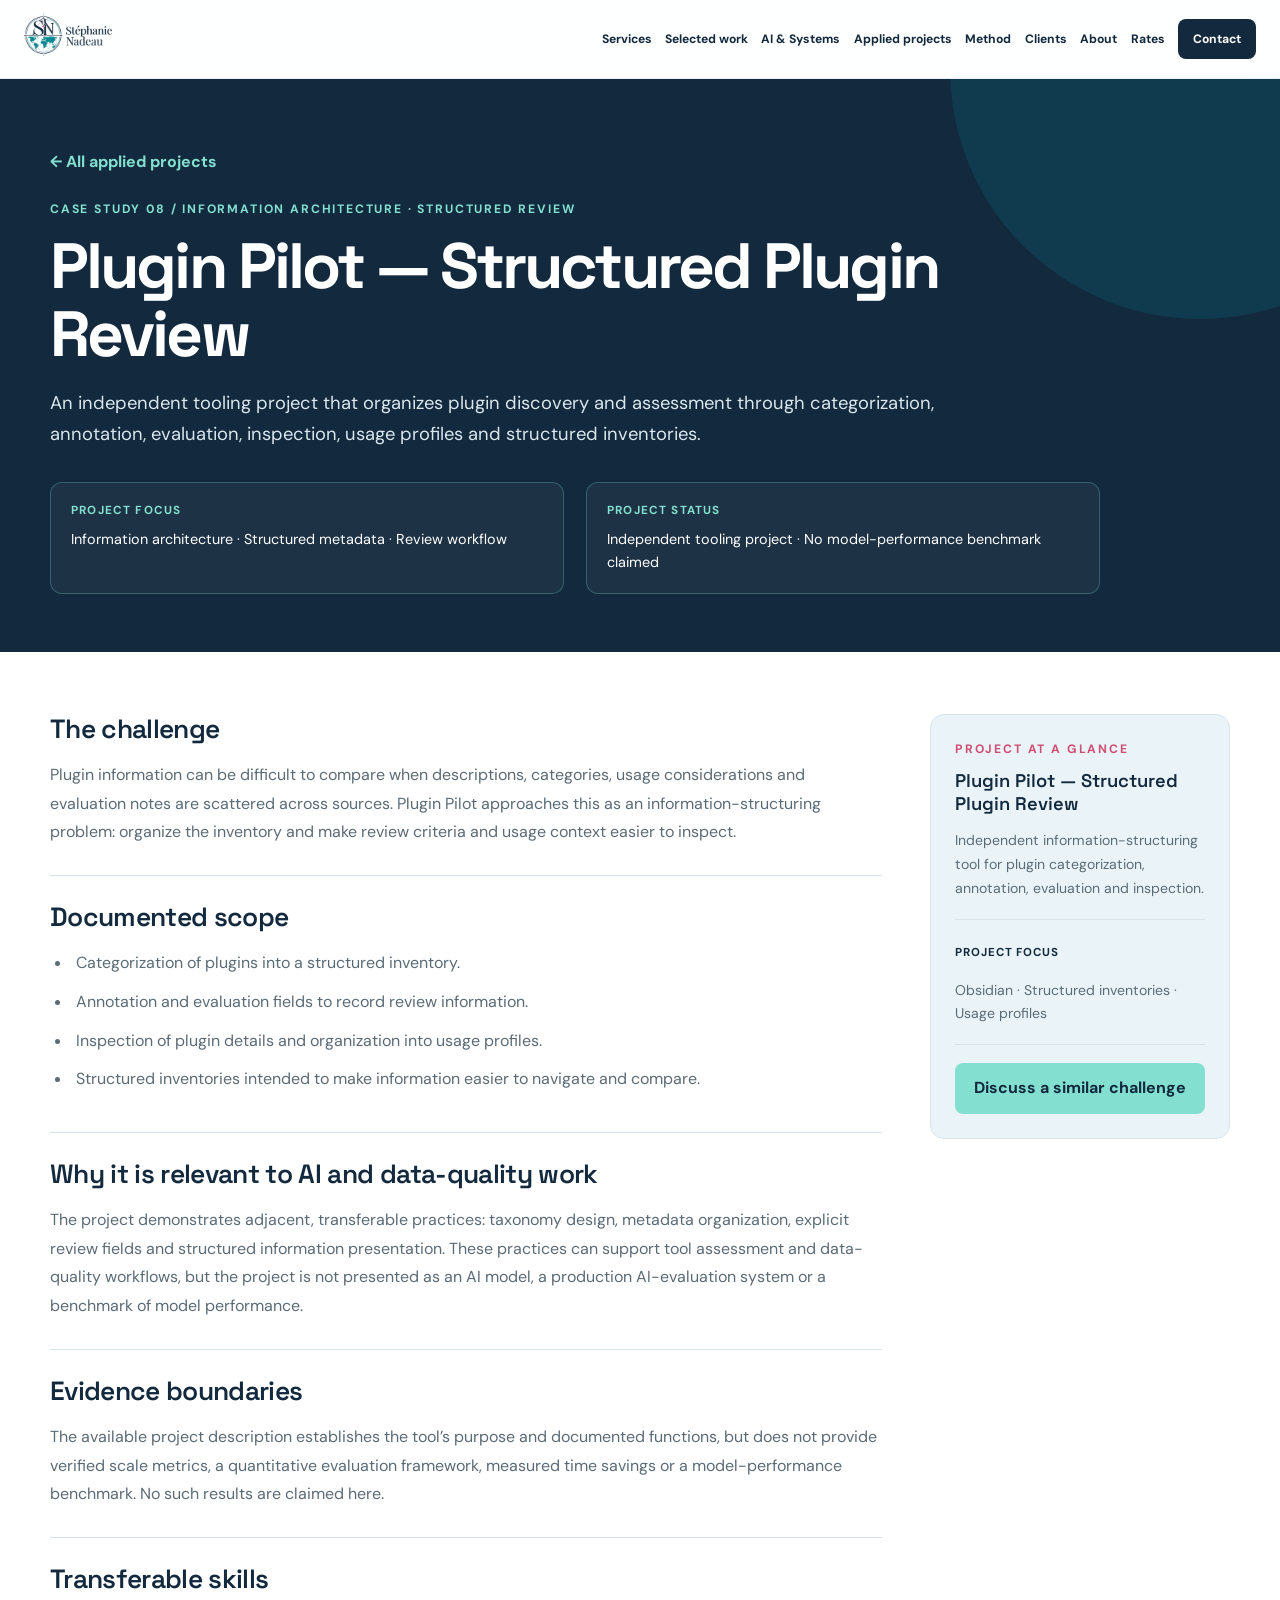
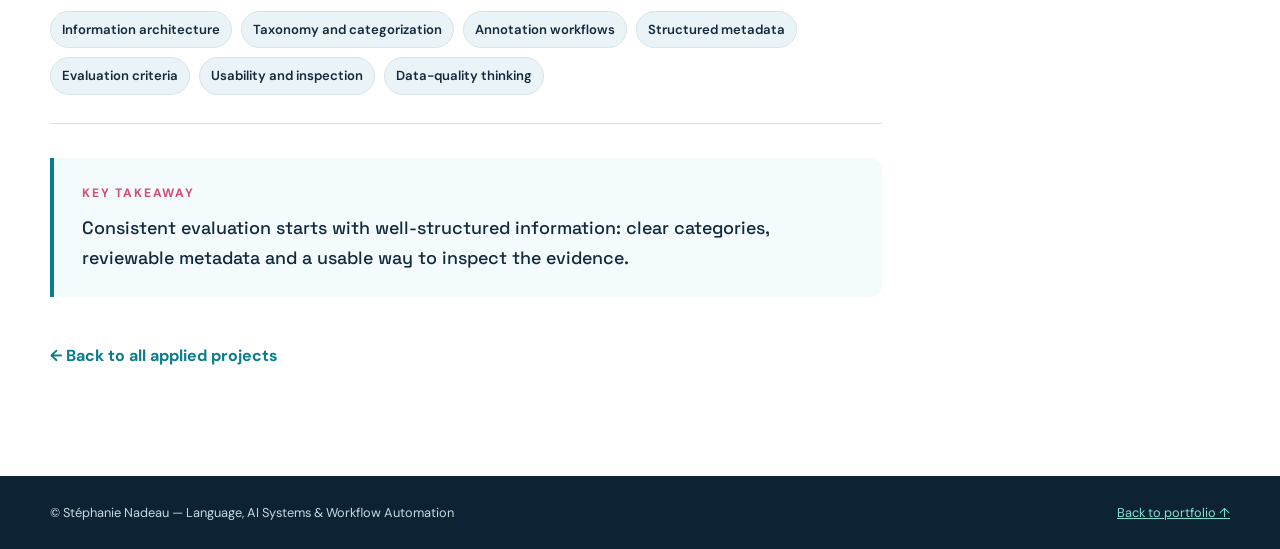
<file: case-studies/plugin-pilot.html>
<!doctype html>
<html lang="en">
<head>
<meta charset="utf-8">
<meta name="viewport" content="width=device-width, initial-scale=1">
<meta name="description" content="Plugin Pilot is an independent Obsidian-oriented tool for structured plugin categorization, annotation, evaluation and inspection.">
<meta property="og:title" content="Plugin Pilot — Structured Plugin Review">
<meta property="og:description" content="An information-structuring project for plugin inventories, usage profiles and consistent review.">
<meta property="og:type" content="article">
<title>Plugin Pilot — Structured Plugin Review | Stéphanie Nadeau</title>
<link rel="icon" type="image/png" href="../assets/logo/symbol.png">
<link rel="stylesheet" href="../css/styles.css">
</head>
<body class="case-page">
<a class="skip" href="#main">Skip to content</a>
<header class="site-nav"><div class="wrap nav-inner">
<a href="../index.html#top" aria-label="Stéphanie Nadeau home"><img class="nav-logo" src="../assets/logo/logo-horizontal.png" alt="Stéphanie Nadeau — Language, AI Systems and Automation"></a>
<button class="menu" aria-label="Open navigation" aria-expanded="false">☰</button>
<nav class="nav-links" aria-label="Main navigation"><a href="../index.html#services">Services</a><a href="../index.html#work">Selected work</a><a href="../index.html#ai">AI &amp; Systems</a><a href="../index.html#case-studies">Applied projects</a><a href="../index.html#method">Method</a><a href="../index.html#clients">Clients</a><a href="../index.html#about">About</a><a href="../index.html#rates">Rates</a><a class="nav-cta" href="../index.html#contact">Contact</a></nav>
</div></header>
<main id="main">
<section class="case-hero"><div class="wrap">
<a class="back-link" href="../index.html#case-studies">← All applied projects</a>
<div class="section-kicker">CASE STUDY 08 / INFORMATION ARCHITECTURE · STRUCTURED REVIEW</div>
<h1>Plugin Pilot — Structured Plugin Review</h1>
<p class="case-subtitle">An independent tooling project that organizes plugin discovery and assessment through categorization, annotation, evaluation, inspection, usage profiles and structured inventories.</p>
<div class="case-hero-meta"><div><strong>Project focus</strong><span>Information architecture · Structured metadata · Review workflow</span></div><div><strong>Project status</strong><span>Independent tooling project · No model-performance benchmark claimed</span></div></div>
</div></section>
<section class="case-detail-content"><div class="wrap case-detail-layout">
<article class="case-narrative">
<section class="detail-section"><h2>The challenge</h2><p>Plugin information can be difficult to compare when descriptions, categories, usage considerations and evaluation notes are scattered across sources. Plugin Pilot approaches this as an information-structuring problem: organize the inventory and make review criteria and usage context easier to inspect.</p></section>
<section class="detail-section"><h2>Documented scope</h2><ul><li>Categorization of plugins into a structured inventory.</li><li>Annotation and evaluation fields to record review information.</li><li>Inspection of plugin details and organization into usage profiles.</li><li>Structured inventories intended to make information easier to navigate and compare.</li></ul></section>
<section class="detail-section"><h2>Why it is relevant to AI and data-quality work</h2><p>The project demonstrates adjacent, transferable practices: taxonomy design, metadata organization, explicit review fields and structured information presentation. These practices can support tool assessment and data-quality workflows, but the project is not presented as an AI model, a production AI-evaluation system or a benchmark of model performance.</p></section>
<section class="detail-section"><h2>Evidence boundaries</h2><p>The available project description establishes the tool’s purpose and documented functions, but does not provide verified scale metrics, a quantitative evaluation framework, measured time savings or a model-performance benchmark. No such results are claimed here.</p></section>
<section class="detail-section"><h2>Transferable skills</h2><div class="skill-tags"><span class="skill-tag">Information architecture</span><span class="skill-tag">Taxonomy and categorization</span><span class="skill-tag">Annotation workflows</span><span class="skill-tag">Structured metadata</span><span class="skill-tag">Evaluation criteria</span><span class="skill-tag">Usability and inspection</span><span class="skill-tag">Data-quality thinking</span></div></section>
<section class="takeaway-panel"><div class="section-kicker">Key takeaway</div><p>Consistent evaluation starts with well-structured information: clear categories, reviewable metadata and a usable way to inspect the evidence.</p></section>
<a class="back-link bottom-back" href="../index.html#case-studies">← Back to all applied projects</a>
</article>
<aside class="case-sidebar"><div class="sidebar-card"><div class="section-kicker">Project at a glance</div><h2>Plugin Pilot — Structured Plugin Review</h2><p>Independent information-structuring tool for plugin categorization, annotation, evaluation and inspection.</p><hr><strong>Project focus</strong><p>Obsidian · Structured inventories · Usage profiles</p><hr><a href="../index.html#contact" class="button primary">Discuss a similar challenge</a></div></aside>
</div></section>
</main>
<footer class="footer"><div class="wrap footer-inner"><span>© Stéphanie Nadeau — Language, AI Systems & Workflow Automation</span><a href="../index.html#top">Back to portfolio ↑</a></div></footer>
<script src="../js/site.js"></script>
</body></html>
</file>
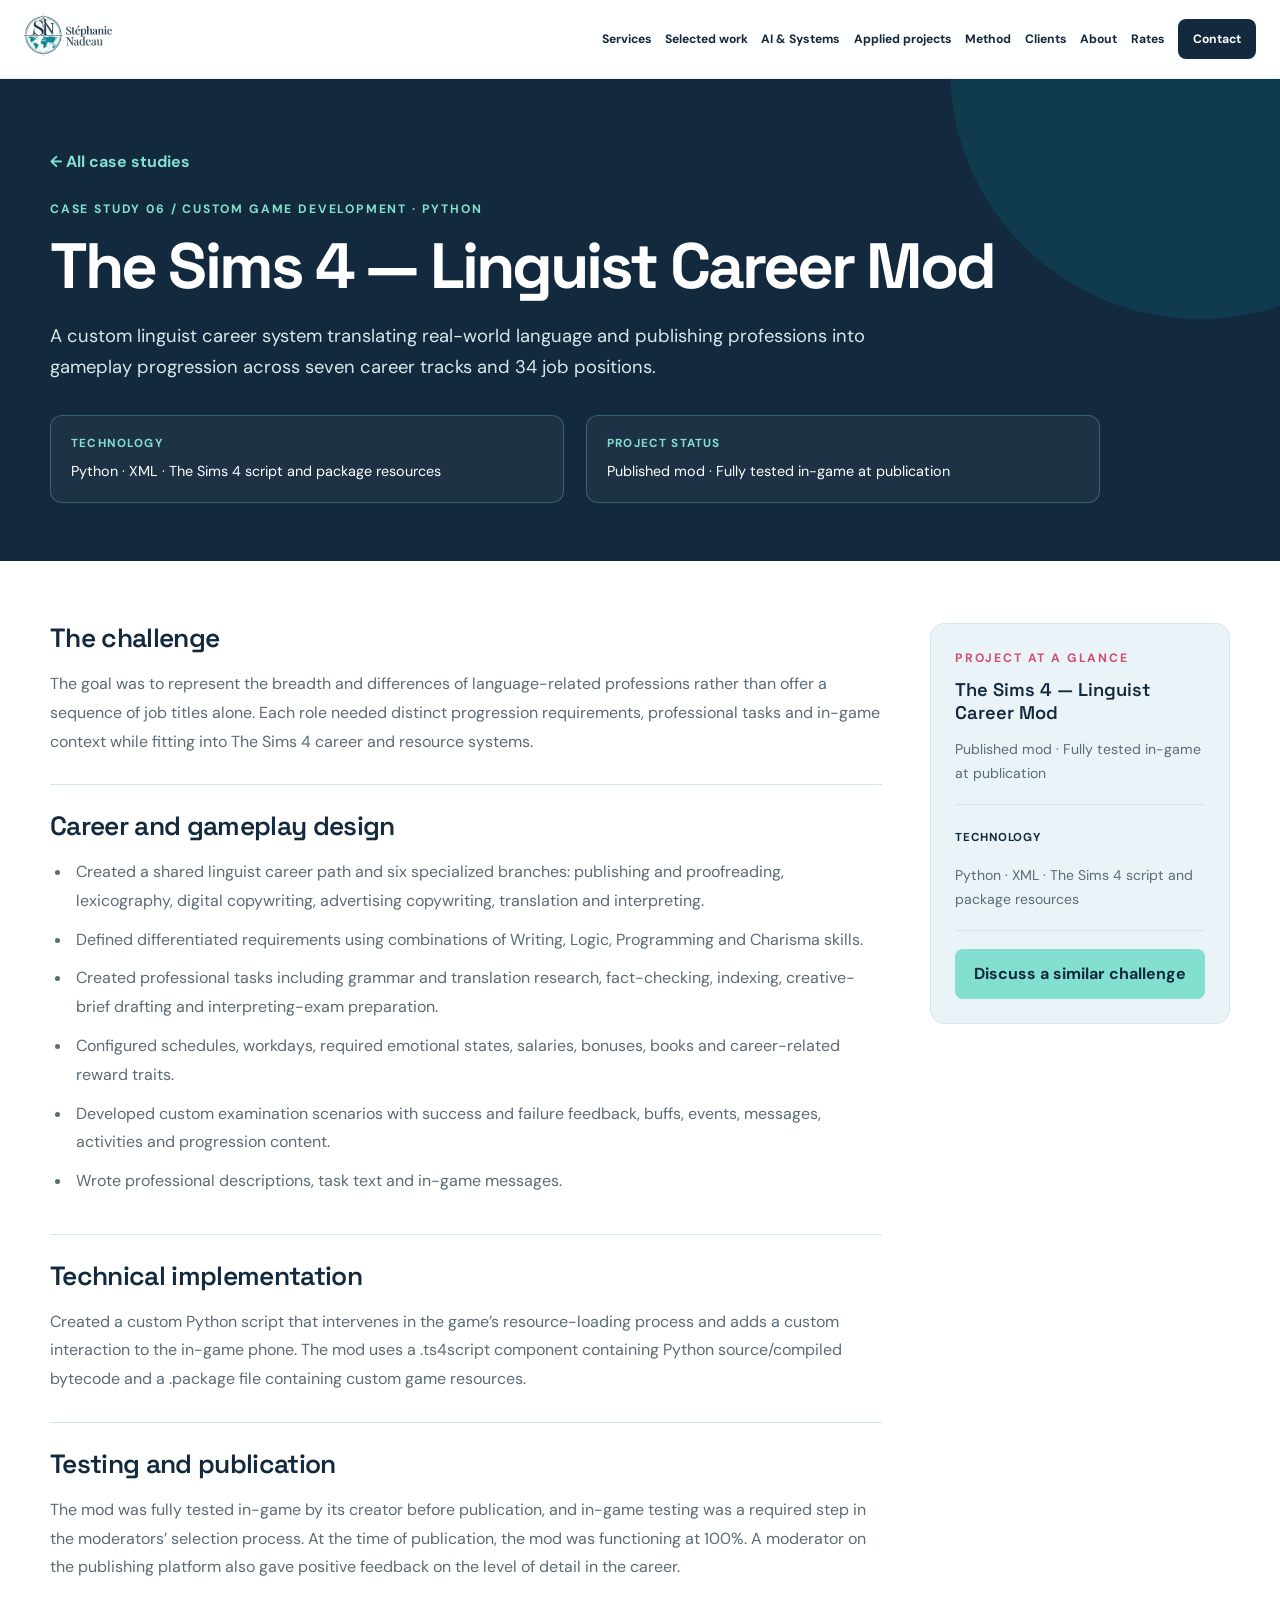
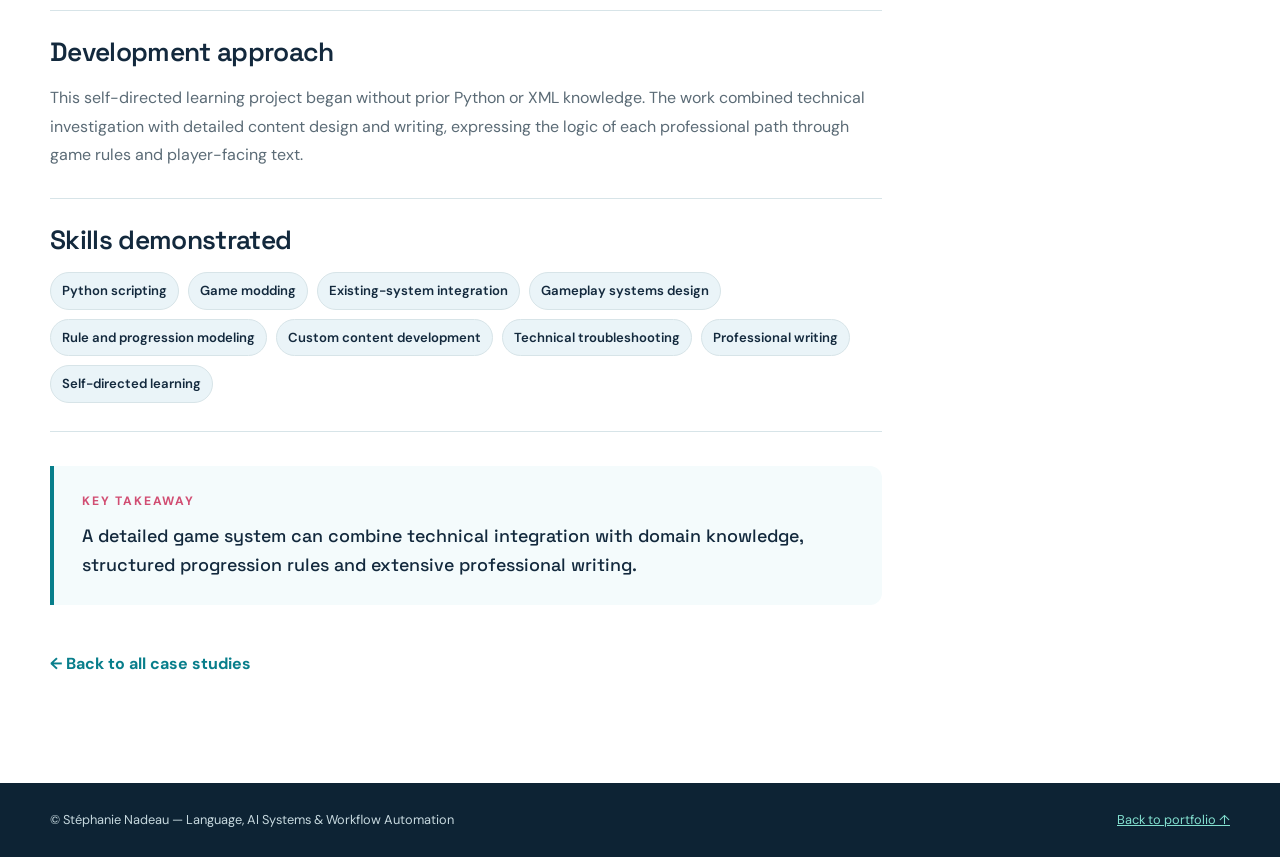
<file: case-studies/sims-4-linguist-career-mod.html>
<!doctype html>
<html lang="en">
<head>
<meta charset="utf-8">
<meta name="viewport" content="width=device-width, initial-scale=1">
<meta name="description" content="A custom linguist career system translating real-world language and publishing professions into gameplay progression across seven career tracks and 34 job positions.">
<meta property="og:title" content="The Sims 4 — Linguist Career Mod">
<meta property="og:description" content="A custom linguist career system translating real-world language and publishing professions into gameplay progression across seven career tracks and 34 job positions.">
<meta property="og:type" content="article">
<title>The Sims 4 — Linguist Career Mod | Stéphanie Nadeau</title>
<link rel="icon" type="image/png" href="../assets/logo/symbol.png">
<link rel="stylesheet" href="../css/styles.css">
</head>
<body class="case-page">
<a class="skip" href="#main">Skip to content</a>
<header class="site-nav"><div class="wrap nav-inner">
<a href="../index.html#top" aria-label="Stéphanie Nadeau home"><img class="nav-logo" src="../assets/logo/logo-horizontal.png" alt="Stéphanie Nadeau — Language, AI Systems and Automation"></a>
<button class="menu" aria-label="Open navigation" aria-expanded="false">☰</button>
<nav class="nav-links" aria-label="Main navigation"><a href="../index.html#services">Services</a><a href="../index.html#work">Selected work</a><a href="../index.html#ai">AI &amp; Systems</a><a href="../index.html#case-studies">Applied projects</a><a href="../index.html#method">Method</a><a href="../index.html#clients">Clients</a><a href="../index.html#about">About</a><a href="../index.html#rates">Rates</a><a class="nav-cta" href="../index.html#contact">Contact</a></nav>
</div></header>
<main id="main">
<section class="case-hero"><div class="wrap">
<a class="back-link" href="../index.html#case-studies">← All case studies</a>
<div class="section-kicker">CASE STUDY 06 / CUSTOM GAME DEVELOPMENT · PYTHON</div>
<h1>The Sims 4 — Linguist Career Mod</h1>
<p class="case-subtitle">A custom linguist career system translating real-world language and publishing professions into gameplay progression across seven career tracks and 34 job positions.</p>
<div class="case-hero-meta"><div><strong>Technology</strong><span>Python · XML · The Sims 4 script and package resources</span></div><div><strong>Project status</strong><span>Published mod · Fully tested in-game at publication</span></div></div>
</div></section>
<section class="case-detail-content"><div class="wrap case-detail-layout">
<article class="case-narrative">
<section class="detail-section"><h2>The challenge</h2><p>The goal was to represent the breadth and differences of language-related professions rather than offer a sequence of job titles alone. Each role needed distinct progression requirements, professional tasks and in-game context while fitting into The Sims 4 career and resource systems.</p></section><section class="detail-section"><h2>Career and gameplay design</h2><ul><li>Created a shared linguist career path and six specialized branches: publishing and proofreading, lexicography, digital copywriting, advertising copywriting, translation and interpreting.</li><li>Defined differentiated requirements using combinations of Writing, Logic, Programming and Charisma skills.</li><li>Created professional tasks including grammar and translation research, fact-checking, indexing, creative-brief drafting and interpreting-exam preparation.</li><li>Configured schedules, workdays, required emotional states, salaries, bonuses, books and career-related reward traits.</li><li>Developed custom examination scenarios with success and failure feedback, buffs, events, messages, activities and progression content.</li><li>Wrote professional descriptions, task text and in-game messages.</li></ul></section><section class="detail-section"><h2>Technical implementation</h2><p>Created a custom Python script that intervenes in the game’s resource-loading process and adds a custom interaction to the in-game phone. The mod uses a .ts4script component containing Python source/compiled bytecode and a .package file containing custom game resources.</p></section><section class="detail-section"><h2>Testing and publication</h2><p>The mod was fully tested in-game by its creator before publication, and in-game testing was a required step in the moderators’ selection process. At the time of publication, the mod was functioning at 100%. A moderator on the publishing platform also gave positive feedback on the level of detail in the career.</p></section><section class="detail-section"><h2>Development approach</h2><p>This self-directed learning project began without prior Python or XML knowledge. The work combined technical investigation with detailed content design and writing, expressing the logic of each professional path through game rules and player-facing text.</p></section>
<section class="detail-section"><h2>Skills demonstrated</h2><div class="skill-tags"><span class="skill-tag">Python scripting</span><span class="skill-tag">Game modding</span><span class="skill-tag">Existing-system integration</span><span class="skill-tag">Gameplay systems design</span><span class="skill-tag">Rule and progression modeling</span><span class="skill-tag">Custom content development</span><span class="skill-tag">Technical troubleshooting</span><span class="skill-tag">Professional writing</span><span class="skill-tag">Self-directed learning</span></div></section>
<section class="takeaway-panel"><div class="section-kicker">Key takeaway</div><p>A detailed game system can combine technical integration with domain knowledge, structured progression rules and extensive professional writing.</p></section>
<a class="back-link bottom-back" href="../index.html#case-studies">← Back to all case studies</a>
</article>
<aside class="case-sidebar"><div class="sidebar-card"><div class="section-kicker">Project at a glance</div><h2>The Sims 4 — Linguist Career Mod</h2><p>Published mod · Fully tested in-game at publication</p><hr><strong>Technology</strong><p>Python · XML · The Sims 4 script and package resources</p><hr><a href="../index.html#contact" class="button primary">Discuss a similar challenge</a></div></aside>
</div></section>
</main>
<footer class="footer"><div class="wrap footer-inner"><span>© Stéphanie Nadeau — Language, AI Systems & Workflow Automation</span><a href="../index.html#top">Back to portfolio ↑</a></div></footer>
<script src="../js/site.js"></script>
</body></html>
</file>
<file: css/styles.css>
@import url('https://fonts.googleapis.com/css2?family=DM+Sans:wght@400;500;600;700&family=Space+Grotesk:wght@500;600;700&display=swap');
:root{--navy:#13293d;--teal:#087e8b;--turq:#149e92;--foam:#83e0d0;--mist:#eaf4f8;--sky:#5b96bd;--pink:#d14d72;--blue:#304ffe;--ink:#183043;--muted:#5b6b76;--white:#fff;--line:#d7e4e8;--shadow:0 18px 50px rgba(19,41,61,.08)}
*{box-sizing:border-box}html{scroll-behavior:smooth}body{margin:0;color:var(--ink);background:var(--mist);font:16px/1.65 'DM Sans',system-ui,sans-serif;-webkit-font-smoothing:antialiased}a{color:inherit}.wrap{width:min(1180px,calc(100% - 40px));margin:auto}.skip{position:absolute;left:-9999px}.skip:focus{left:16px;top:16px;z-index:100;background:#fff;padding:10px 14px}.site-nav{position:sticky;top:0;z-index:20;background:rgba(255,255,255,.92);backdrop-filter:blur(14px);border-bottom:1px solid rgba(19,41,61,.08)}.nav-inner{height:78px;display:flex;align-items:center;justify-content:space-between;gap:20px;width:min(1440px,calc(100% - 48px))}.nav-logo{height:42px;width:auto;flex:0 0 auto}.nav-links{display:flex;gap:clamp(10px,1.05vw,17px);align-items:center;font-size:clamp(.76rem,.83vw,.84rem);font-weight:700;color:var(--navy);white-space:nowrap}.nav-links a{text-decoration:none;flex:0 0 auto}.nav-links a:hover,.nav-links a:focus{color:var(--teal)}.nav-cta{background:var(--navy);color:#fff!important;padding:10px 15px;border-radius:8px}.menu{display:none;background:none;border:0;color:var(--navy);font-size:1.5rem}.hero{background:var(--navy);color:#fff;padding:88px 0 76px;position:relative;overflow:hidden}.hero:before,.hero:after{content:"";position:absolute;border-radius:50%;filter:blur(4px);opacity:.25}.hero:before{width:560px;height:560px;right:-180px;top:-280px;background:var(--teal)}.hero:after{width:480px;height:480px;left:-240px;bottom:-300px;background:var(--blue)}.hero-grid{position:relative;z-index:1;display:grid;grid-template-columns:1.25fr .75fr;gap:72px;align-items:center}.eyebrow{color:var(--foam);font-size:.78rem;font-weight:700;letter-spacing:.16em;text-transform:uppercase}.hero h1,.section h2,.card h3,.case h3,.closing h2{font-family:'Space Grotesk',sans-serif;letter-spacing:-.04em}.hero h1{font-size:clamp(2.8rem,6vw,5.8rem);line-height:1.02;margin:14px 0 22px}.hero h1 span{color:var(--foam)}.hero-lede{font-size:1.18rem;max-width:680px;color:#d9e7ed;margin:0 0 30px}.hero-actions{display:flex;gap:12px;flex-wrap:wrap}.button{display:inline-flex;align-items:center;justify-content:center;text-decoration:none;border-radius:8px;padding:12px 18px;font-weight:700;transition:.2s ease}.button.primary{background:var(--foam);color:var(--navy)}.button.secondary{border:1px solid rgba(255,255,255,.4);color:#fff}.button:hover,.button:focus{transform:translateY(-2px);filter:brightness(1.04)}.hero-mark{background:#fff;border-radius:20px;padding:30px;display:flex;align-items:center;justify-content:center;box-shadow:var(--shadow)}.hero-mark img{width:100%;max-width:360px;height:auto}.stats{background:#fff;border-bottom:1px solid var(--line)}.stat-grid{display:grid;grid-template-columns:repeat(4,1fr);gap:1px;background:var(--line)}.stat{background:#fff;padding:28px 22px}.stat strong{display:block;color:var(--teal);font:700 clamp(1.7rem,3vw,2.45rem)/1 'Space Grotesk',sans-serif}.stat span{display:block;margin-top:9px;color:var(--muted);font-size:.78rem;font-weight:700;text-transform:uppercase;letter-spacing:.08em}.section{padding:92px 0}.section.alt{background:#fff}.ai-section{background:#f4fbfc}.ai-capabilities{display:grid;grid-template-columns:repeat(5,1fr);gap:16px}.ai-capability,.ai-project{background:#fff;border:1px solid var(--line);border-radius:14px;box-shadow:0 8px 24px rgba(19,41,61,.04)}.ai-capability{padding:22px;border-top:4px solid var(--teal)}.ai-capability:nth-child(2){border-top-color:var(--turq)}.ai-capability:nth-child(3){border-top-color:var(--sky)}.ai-capability:nth-child(4){border-top-color:var(--pink)}.ai-capability:nth-child(5){border-top-color:var(--blue)}.ai-capability h3{font:600 1.05rem/1.15 "Space Grotesk",sans-serif;color:var(--navy);margin:0 0 10px}.ai-capability p,.ai-project p,.ai-project li{color:var(--muted);font-size:.9rem}.ai-capability p{margin:0}.ai-project-head{margin:52px 0 22px}.ai-project-head h3{font:600 1.8rem/1.1 "Space Grotesk",sans-serif;color:var(--navy);margin:8px 0 0}.ai-project-grid{display:grid;grid-template-columns:repeat(2,1fr);gap:20px}.ai-project{padding:25px}.ai-project h3{font:600 1.45rem/1.12 "Space Grotesk",sans-serif;color:var(--navy);margin:10px 0}.project-status{color:var(--teal);font-size:.68rem;font-weight:700;letter-spacing:.07em;text-transform:uppercase}.ai-project ul{margin:15px 0 0;padding-left:20px}.ai-project li{margin:6px 0}.contact-note{color:var(--foam)!important;font-weight:700;margin:0 auto 20px!important}.section-head{max-width:740px;margin-bottom:38px}.section-kicker{color:var(--pink);font-size:.76rem;font-weight:700;letter-spacing:.15em;text-transform:uppercase}.section h2{font-size:clamp(2rem,4vw,3.4rem);line-height:1.08;color:var(--navy);margin:10px 0 14px}.section-intro{font-size:1.06rem;color:var(--muted);margin:0}.services{display:grid;grid-template-columns:repeat(3,1fr);gap:18px}.card,.case,.quote,.rate-card{background:#fff;border:1px solid var(--line);border-radius:14px;box-shadow:0 8px 24px rgba(19,41,61,.04)}.card{padding:28px;position:relative;overflow:hidden}.card:before{content:"";position:absolute;inset:0 auto 0 0;width:5px;background:var(--teal)}.card:nth-child(2):before{background:var(--turq)}.card:nth-child(3):before{background:var(--sky)}.card:nth-child(4):before{background:var(--pink)}.card:nth-child(5):before{background:var(--blue)}.card:nth-child(6):before{background:var(--foam)}.card h3{font-size:1.3rem;line-height:1.15;color:var(--navy);margin:0 0 12px}.card p{color:var(--muted);margin:0}.case-grid{display:grid;grid-template-columns:repeat(3,1fr);gap:20px;align-items:stretch}.case{overflow:hidden;display:flex;flex-direction:column}.case-body{flex:1}.case-media{height:190px;background:var(--navy);display:flex;align-items:center;justify-content:center;overflow:hidden}.case-media img{width:100%;height:100%;object-fit:cover}.case-media.duo{gap:10px;padding:14px}.case-media.duo img{width:50%;height:100%;object-fit:contain;background:#fff}.case-body{padding:22px}.case-meta{display:flex;gap:8px;flex-wrap:wrap;margin-bottom:10px}.tag{font-size:.68rem;font-weight:700;letter-spacing:.07em;text-transform:uppercase;padding:5px 8px;border-radius:999px;background:var(--mist);color:var(--teal)}.case h3{font-size:1.5rem;line-height:1.1;margin:0 0 10px;color:var(--navy)}.case p{color:var(--muted);margin:0 0 14px}.case-data{display:flex;justify-content:space-between;gap:15px;border-top:1px solid var(--line);padding-top:14px;font-size:.82rem}.case-data strong{color:var(--teal)}.case-details{margin-top:14px;border-top:1px solid var(--line);padding-top:14px}.case-details summary{cursor:pointer;font-weight:700;color:var(--navy)}.case-details p{font-size:.9rem;margin-top:10px}.method-grid{display:grid;grid-template-columns:repeat(4,1fr);gap:18px}.method-step{border-top:3px solid var(--teal);padding-top:16px}.method-step:nth-child(2){border-color:var(--turq)}.method-step:nth-child(3){border-color:var(--sky)}.method-step:nth-child(4){border-color:var(--pink)}.method-step b{font:700 2.2rem/1 'Space Grotesk',sans-serif;color:var(--navy)}.method-step h3{color:var(--navy);font-size:1.05rem;margin:12px 0 7px}.method-step p{color:var(--muted);font-size:.92rem;margin:0}.tech-layout{display:grid;grid-template-columns:.8fr 1.2fr;gap:35px;align-items:start}.tech-panel{background:var(--navy);color:#fff;border-radius:16px;padding:32px}.tech-panel h3{font:600 1.6rem/1.1 'Space Grotesk',sans-serif;margin:10px 0}.tech-panel p{color:#d9e7ed}.tech-list{display:flex;flex-wrap:wrap;gap:9px}.tech-list span{border:1px solid rgba(131,224,208,.4);color:var(--foam);border-radius:999px;padding:7px 11px;font-size:.83rem}.quotes{display:grid;grid-template-columns:repeat(3,1fr);gap:18px}.quote{padding:26px}.quote p{font-size:1rem;font-style:italic;color:var(--muted);margin:0 0 18px}.quote footer{font-size:.8rem;font-weight:700;color:var(--navy)}.quote footer span{display:block;color:var(--sky);font-weight:600;margin-top:3px}.rate-layout{display:grid;grid-template-columns:1fr 1fr;gap:20px}.rate-grid{display:grid;grid-template-columns:repeat(2,1fr);gap:18px}.rate-grid .rate-card{height:100%}.rate-row span{display:flex;flex-direction:column}.rate-row small{color:var(--muted);font-size:.74rem}.terms{margin-top:22px;padding:22px 26px;background:var(--mist);border-left:4px solid var(--teal);color:var(--muted);font-size:.86rem}.terms strong{color:var(--navy)}.terms ul{margin:10px 0 0;padding-left:20px}.client-grid{display:grid;grid-template-columns:repeat(2,1fr);gap:18px}.client-card{background:#fff;border:1px solid var(--line);border-radius:14px;padding:24px;position:relative;overflow:hidden}.client-card:before{content:"";position:absolute;inset:0 auto 0 0;width:5px;background:var(--teal)}.client-card:nth-child(2):before{background:var(--turq)}.client-card:nth-child(3):before{background:var(--pink)}.client-card:nth-child(4):before{background:var(--sky)}.client-card:nth-child(5):before{background:var(--foam)}.client-card:nth-child(6):before{background:var(--blue)}.client-card h3{font:600 1.2rem/1.15 "Space Grotesk",sans-serif;color:var(--navy);margin:0 0 12px}.client-card p{margin:0;color:var(--muted);font-size:.88rem;line-height:1.8}.client-card p strong{color:var(--navy)}.contact-line{margin-top:30px}.rate-card{padding:25px}.rate-card h3{font:600 1.35rem/1.1 'Space Grotesk',sans-serif;color:var(--navy);margin:0 0 16px}.rate-row{display:flex;justify-content:space-between;gap:20px;border-top:1px solid var(--line);padding:11px 0;font-size:.9rem}.rate-row strong{color:var(--teal);white-space:nowrap}.fine-print{color:var(--muted);font-size:.83rem;margin-top:17px}.closing{padding:82px 0;background:var(--navy);color:#fff;text-align:center}.closing h2{font-size:clamp(2rem,4vw,3.6rem);margin:0 auto 14px}.closing p{color:#d9e7ed;max-width:620px;margin:0 auto 25px}.contact-line{display:flex;justify-content:center;gap:22px;flex-wrap:wrap;color:var(--foam);font-weight:700}.footer{background:#0d2334;color:#c7d9df;padding:26px 0;font-size:.8rem}.footer-inner{display:flex;justify-content:space-between;gap:20px;flex-wrap:wrap}.footer a{color:var(--foam)}
@media(max-width:1100px){.nav-inner{height:74px}.menu{display:block}.nav-links{display:none;position:absolute;top:73px;left:0;right:0;background:#fff;padding:16px max(24px,calc((100% - 1180px)/2));flex-direction:column;align-items:stretch;gap:2px;border-bottom:1px solid var(--line);box-shadow:0 12px 24px rgba(19,41,61,.08);white-space:normal;font-size:.92rem}.nav-links.open{display:flex}.nav-links a{padding:9px 4px}.nav-cta{text-align:center;margin-top:6px}.hero-grid,.tech-layout{grid-template-columns:1fr}.hero-mark{max-width:460px}.services{grid-template-columns:repeat(2,1fr)}.ai-capabilities{grid-template-columns:repeat(2,1fr)}.ai-project-grid{grid-template-columns:1fr}.case-grid{grid-template-columns:repeat(2,1fr)}.rate-grid,.client-grid{grid-template-columns:1fr}.method-grid{grid-template-columns:repeat(2,1fr)}.quotes{grid-template-columns:1fr}}
@media(max-width:650px){.wrap{width:min(100% - 28px,1180px)}.nav-inner{height:66px}.nav-logo{max-width:190px;height:auto}.hero{padding:65px 0 58px}.hero-grid{gap:34px}.hero h1{font-size:3rem}.hero-lede{font-size:1.04rem}.stat-grid{grid-template-columns:repeat(2,1fr)}.stat{padding:22px 15px}.section{padding:65px 0}.services,.case-grid,.rate-layout,.ai-capabilities,.ai-project-grid{grid-template-columns:1fr}.method-grid{grid-template-columns:1fr 1fr}.case-media{height:205px}.footer-inner{display:block}.footer-inner>*{margin:5px 0}}
@media(prefers-reduced-motion:reduce){html{scroll-behavior:auto}.button{transition:none}.button:hover,.button:focus{transform:none}}
:focus-visible{outline:3px solid var(--pink);outline-offset:3px}


/* Systems case studies */
.systems-section{background:#f4fbfc}
.system-grid{display:grid;grid-template-columns:repeat(3,minmax(0,1fr));gap:20px;align-items:stretch}
.system-card{display:flex;flex-direction:column;background:#fff;border:1px solid var(--line);border-radius:16px;padding:25px;box-shadow:0 8px 24px rgba(19,41,61,.04);min-width:0}
.system-card:nth-child(3n+2){border-top:4px solid var(--turq)}
.system-card:nth-child(3n+1){border-top:4px solid var(--teal)}
.system-card:nth-child(3n){border-top:4px solid var(--pink)}
.system-card-top{display:flex;align-items:center;justify-content:space-between;gap:12px;margin-bottom:14px}
.system-number{font:700 1.5rem/1 'Space Grotesk',sans-serif;color:var(--sky)}
.system-card .case-meta{margin:0}
.system-card h3{font:600 1.35rem/1.15 'Space Grotesk',sans-serif;color:var(--navy);margin:0 0 12px;letter-spacing:-.025em}
.system-card>p{color:var(--muted);font-size:.92rem;margin:0 0 20px}
.system-stack,.system-status{border-top:1px solid var(--line);padding:12px 0;display:flex;flex-direction:column;gap:4px;font-size:.82rem}
.system-stack strong,.system-status strong{color:var(--navy);font-size:.72rem;text-transform:uppercase;letter-spacing:.08em}
.system-stack span,.system-status span{color:var(--muted)}
.case-link{display:inline-flex;gap:8px;align-items:center;margin-top:auto;padding-top:15px;color:var(--teal);font-weight:700;text-decoration:none}
.case-link:hover,.case-link:focus{color:var(--pink);text-decoration:underline}
.case-hero{background:var(--navy);color:#fff;padding:70px 0 58px;position:relative;overflow:hidden}
.case-hero:after{content:"";position:absolute;right:-170px;top:-260px;width:500px;height:500px;border-radius:50%;background:var(--teal);opacity:.2;pointer-events:none}
.case-hero .wrap{position:relative;z-index:1}
.back-link{display:inline-block;color:var(--teal);font-weight:700;text-decoration:none;margin-bottom:24px}
.case-hero .back-link{color:var(--foam)}
.back-link:hover,.back-link:focus{text-decoration:underline}
.case-hero .section-kicker{color:var(--foam);margin-bottom:14px}
.case-hero h1{font:700 clamp(2.4rem,5vw,4.5rem)/1.05 'Space Grotesk',sans-serif;letter-spacing:-.045em;max-width:1000px;margin:0 0 20px}
.case-subtitle{font-size:1.15rem;line-height:1.7;max-width:900px;color:#d9e7ed;margin:0}
.case-hero-meta{display:grid;grid-template-columns:1fr 1fr;gap:22px;margin-top:32px;max-width:1050px}
.case-hero-meta>div{padding:18px 20px;border:1px solid rgba(131,224,208,.28);border-radius:12px;background:rgba(255,255,255,.045)}
.case-hero-meta strong,.case-hero-meta span{display:block}
.case-hero-meta strong{color:var(--foam);font-size:.73rem;text-transform:uppercase;letter-spacing:.1em;margin-bottom:7px}
.case-hero-meta span{color:#fff;font-size:.9rem}
.case-detail-content{padding:62px 0 82px;background:#fff}
.case-detail-layout{display:grid;grid-template-columns:minmax(0,1fr) 300px;gap:48px;align-items:start}
.case-narrative{min-width:0;max-width:850px}
.detail-section{padding:0 0 28px;margin:0 0 26px;border-bottom:1px solid var(--line)}
.detail-section h2{font:600 1.65rem/1.2 'Space Grotesk',sans-serif;letter-spacing:-.025em;color:var(--navy);margin:0 0 15px}
.detail-section p,.detail-section li{color:var(--muted);line-height:1.8}
.detail-section p{margin:0}
.detail-section ul{margin:0;padding-left:22px}
.detail-section li{margin:0 0 10px;padding-left:4px}
.skill-tags{display:flex;flex-wrap:wrap;gap:9px}
.skill-tag{display:inline-block;background:var(--mist);color:var(--navy);border:1px solid var(--line);border-radius:999px;padding:7px 11px;font-size:.82rem;font-weight:600}
.takeaway-panel{background:#f4fbfc;border-left:4px solid var(--teal);padding:25px 28px;border-radius:0 12px 12px 0;margin:34px 0}
.takeaway-panel .section-kicker{margin-bottom:10px}
.takeaway-panel p{font:500 1.12rem/1.65 'Space Grotesk',sans-serif;color:var(--navy);margin:0}
.bottom-back{margin-top:12px}
.case-sidebar{position:sticky;top:100px}
.sidebar-card{background:var(--mist);border:1px solid var(--line);border-radius:14px;padding:24px}
.sidebar-card h2{font:600 1.15rem/1.25 'Space Grotesk',sans-serif;color:var(--navy);margin:10px 0}
.sidebar-card p{font-size:.88rem;color:var(--muted);line-height:1.7}
.sidebar-card hr{border:0;border-top:1px solid var(--line);margin:18px 0}
.sidebar-card>strong{font-size:.72rem;text-transform:uppercase;letter-spacing:.08em;color:var(--navy)}
.sidebar-card .button{width:100%;text-align:center}
@media(max-width:1000px){.system-grid{grid-template-columns:repeat(2,minmax(0,1fr))}.case-detail-layout{grid-template-columns:minmax(0,1fr) 260px;gap:28px}}
@media(max-width:760px){.system-grid{grid-template-columns:1fr}.case-hero{padding:52px 0 44px}.case-hero-meta{grid-template-columns:1fr}.case-detail-layout{grid-template-columns:1fr}.case-sidebar{position:static;grid-row:1}.case-sidebar .sidebar-card{padding:20px}.case-detail-content{padding:42px 0 60px}.detail-section h2{font-size:1.45rem}}

/* Small content refinements for portfolio metrics and the rate card */
.stat span small{display:block;margin-top:5px;font-size:.72rem;line-height:1.45;opacity:.85}
.rate-note{margin:12px 0 0;color:var(--muted);font-size:.84rem;line-height:1.65}
.case-screenshot{margin:26px 0 30px;padding:0}
.case-screenshot img{display:block;width:100%;height:auto;border:1px solid var(--line);border-radius:12px}
.case-screenshot figcaption{margin-top:9px;color:var(--muted);font-size:.82rem;line-height:1.6}
</file>
